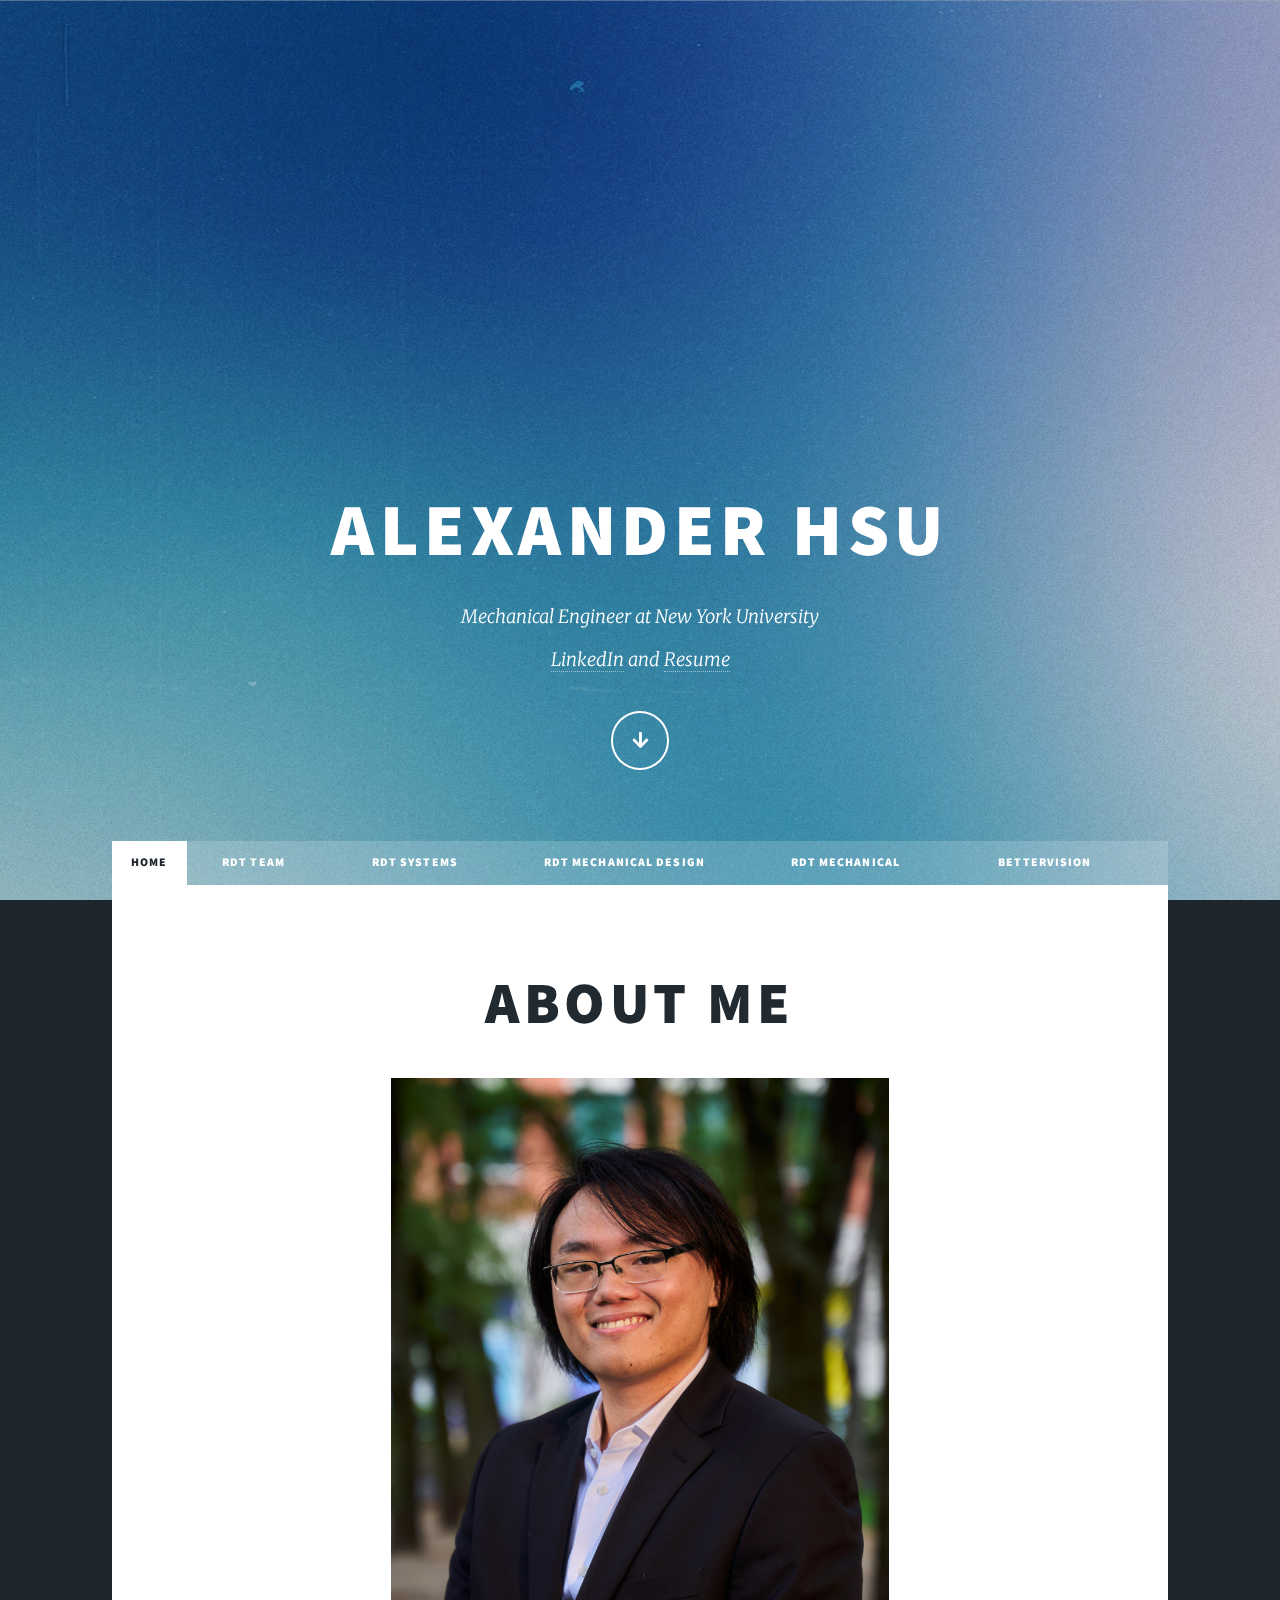
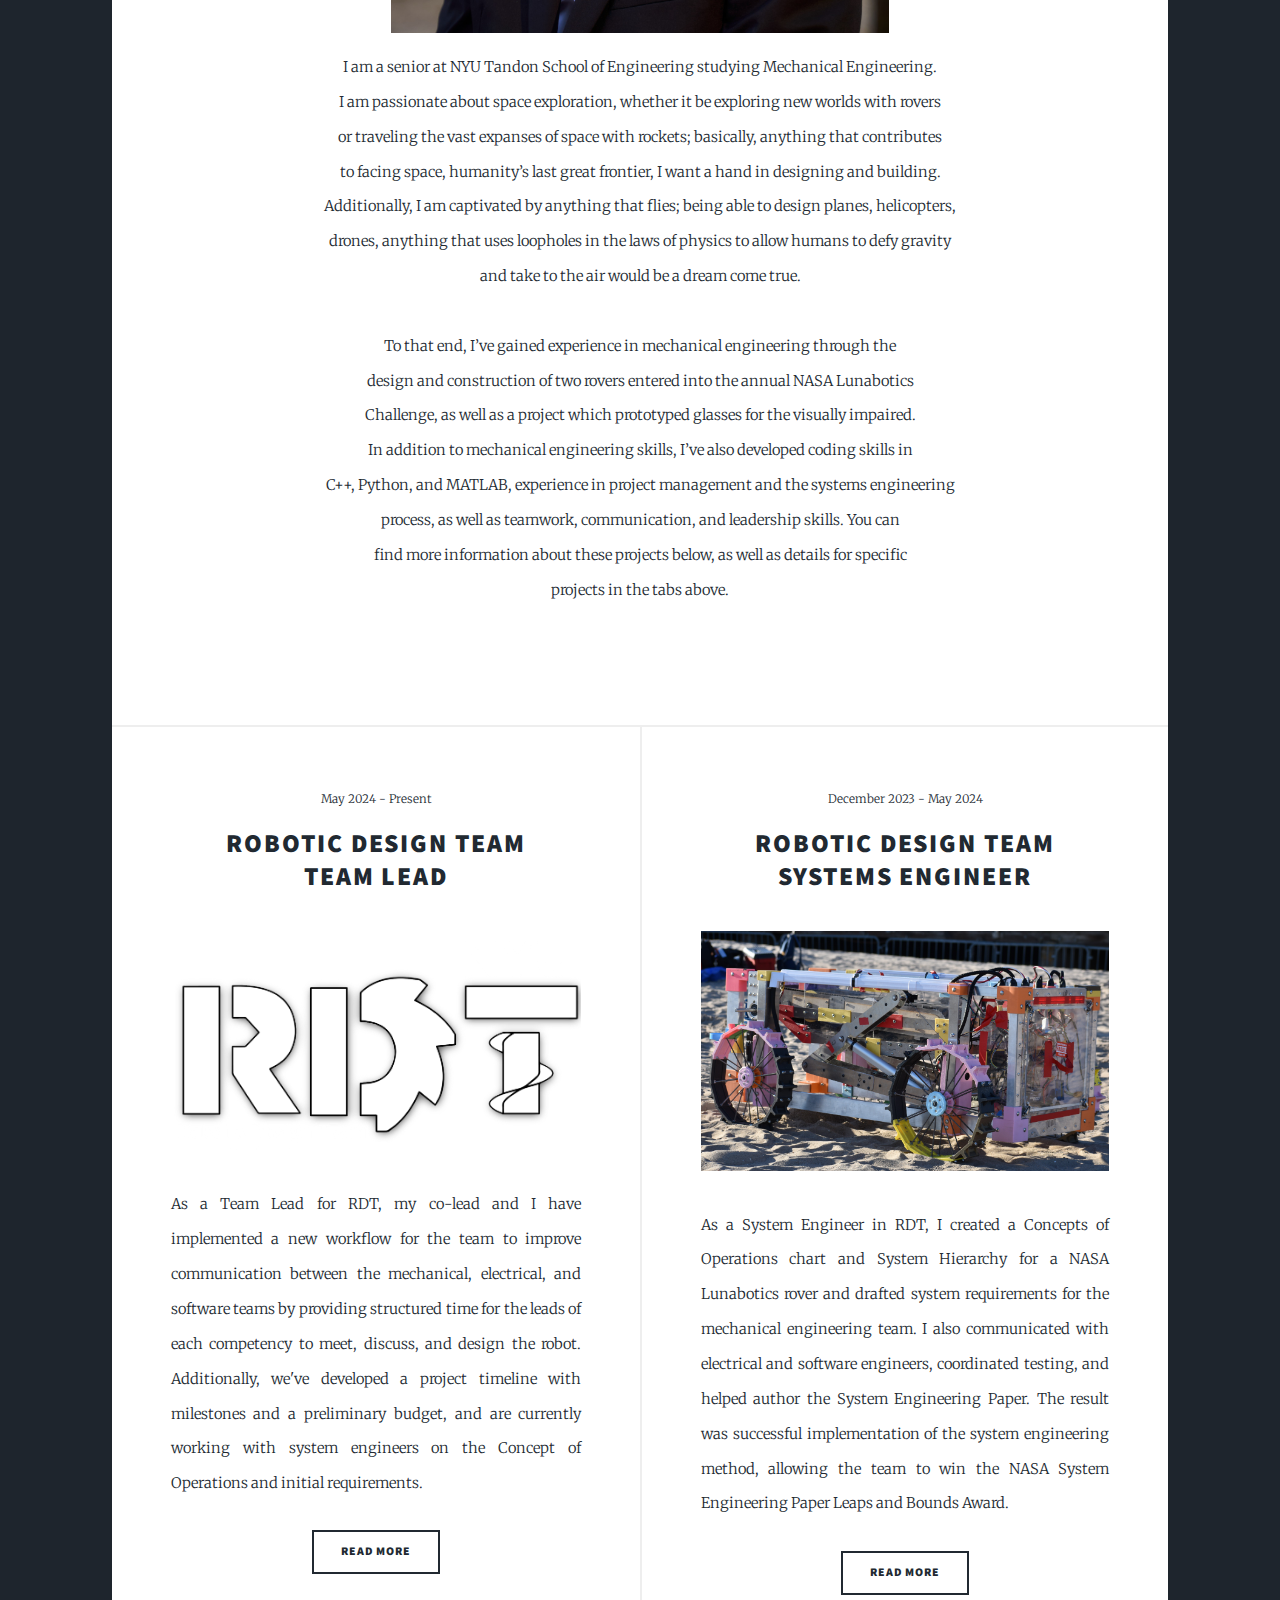
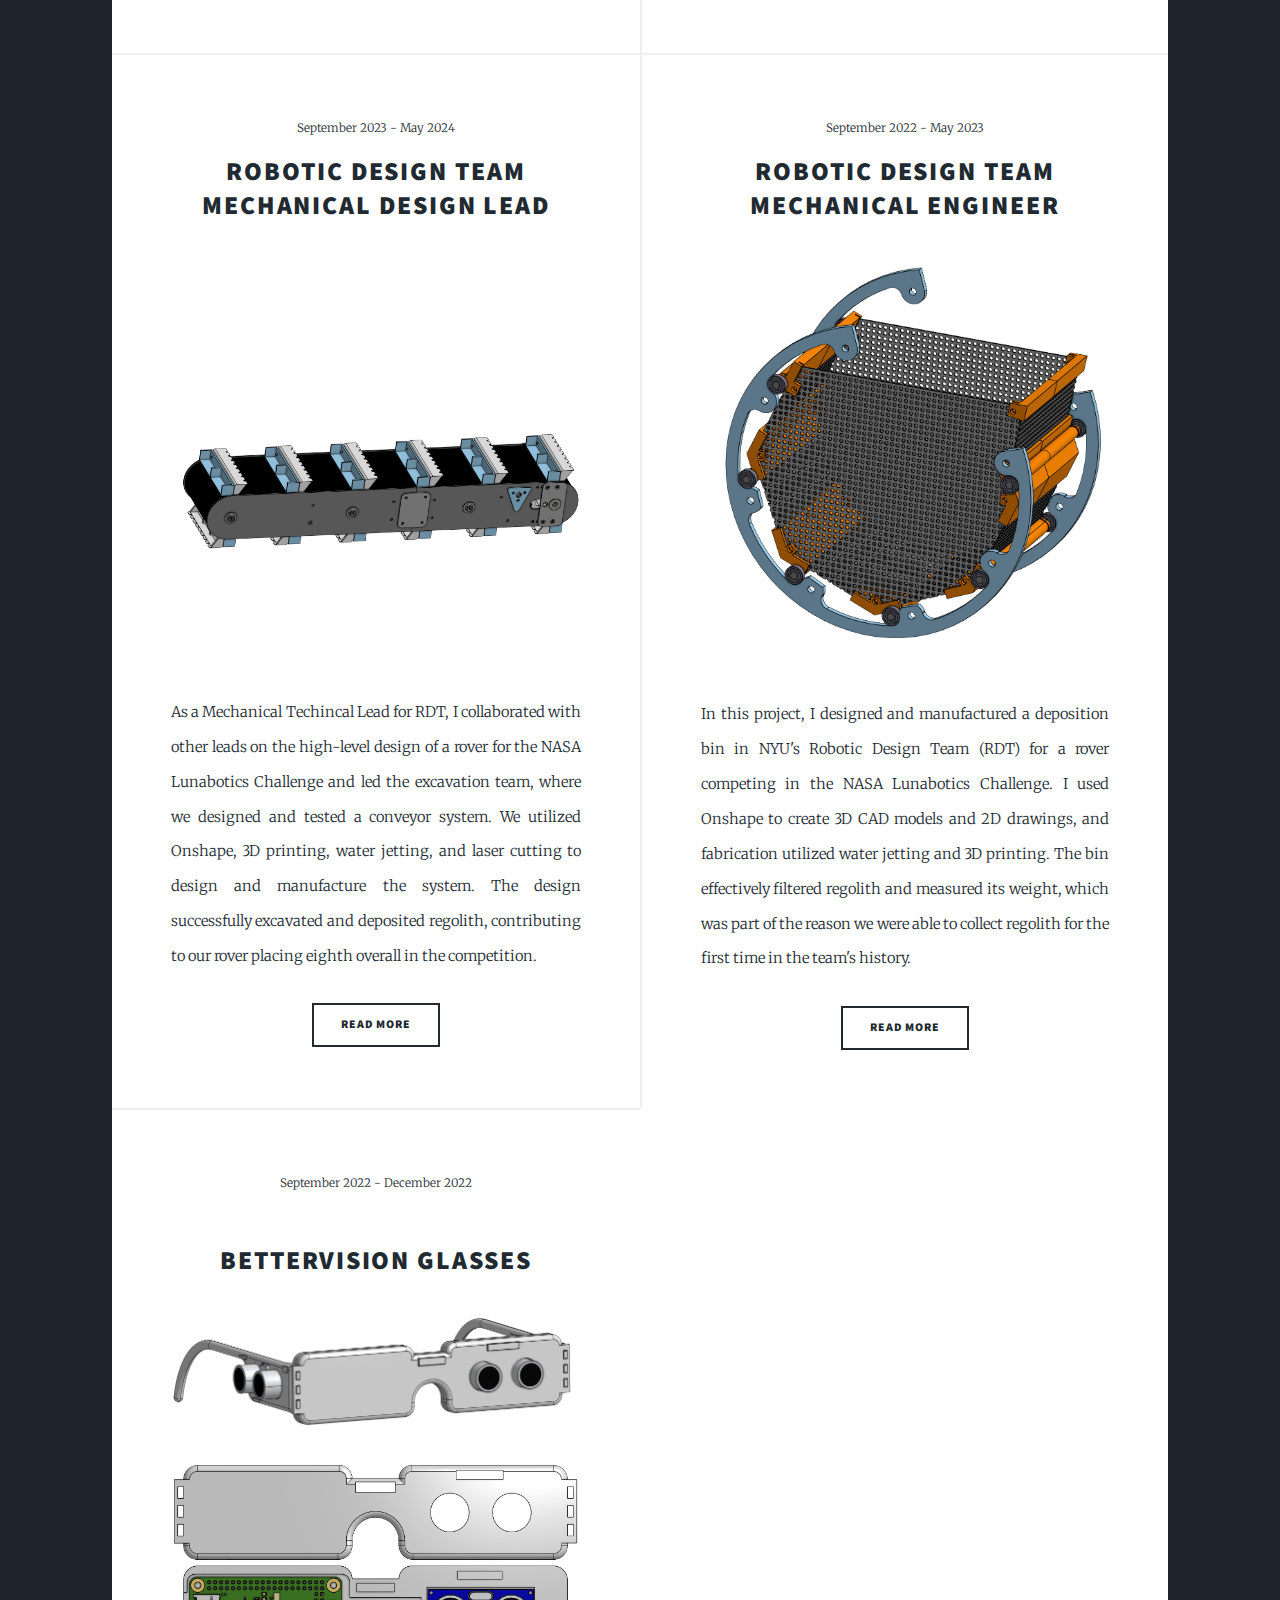
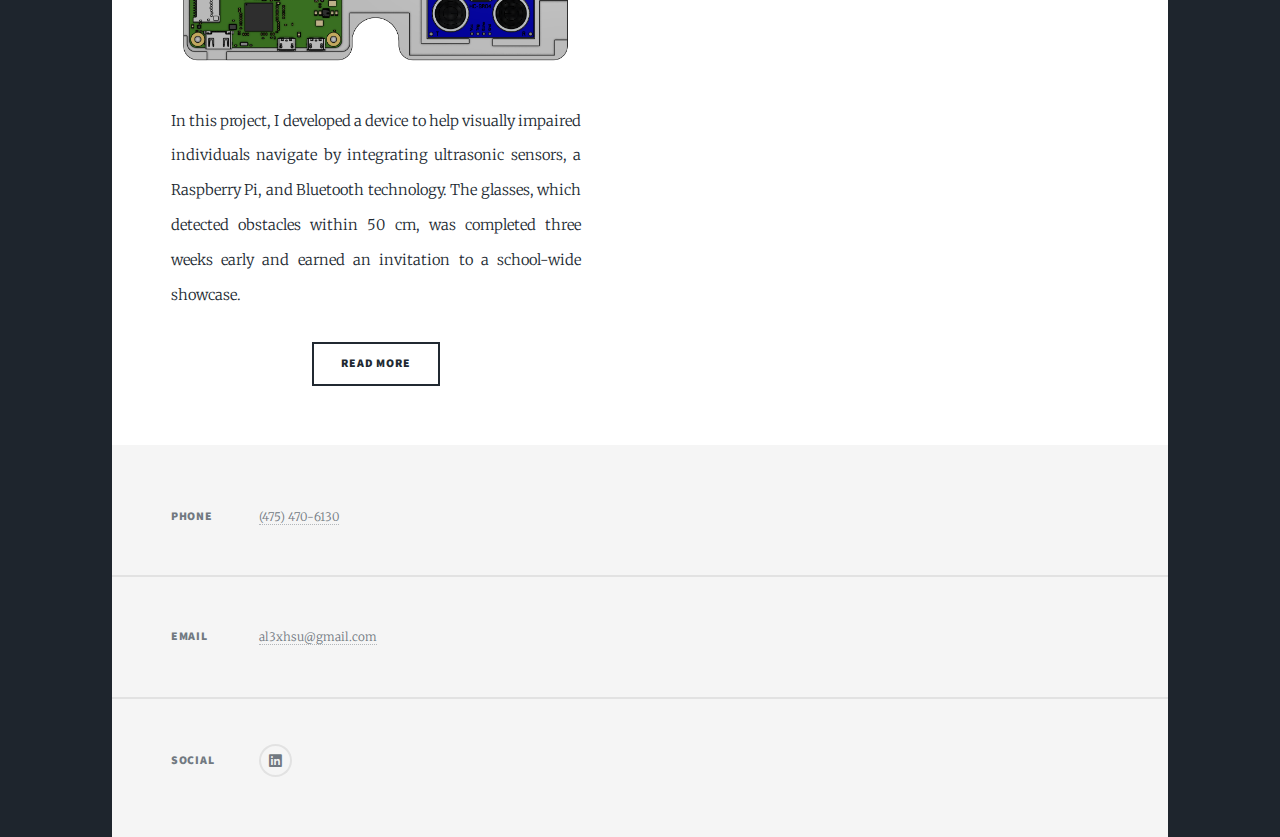
<file: index.html>
<!DOCTYPE HTML>
<!--
	Massively by HTML5 UP
	html5up.net | @ajlkn
	Free for personal and commercial use under the CCA 3.0 license (html5up.net/license)
-->
<html>
	<head>
		<title>Alexander Hsu Portfolio</title>
		<link rel="icon" type="image/x-icon" href="images/AH.png">
		<meta charset="utf-8" />
		<meta name="viewport" content="width=device-width, initial-scale=1, user-scalable=no" />
		<link rel="stylesheet" href="assets/css/main.css" />
		<noscript><link rel="stylesheet" href="assets/css/noscript.css" /></noscript>
	</head>
	<body class="is-preload">

		<!-- Wrapper -->
			<div id="wrapper" class="fade-in">

				<!-- Intro -->
					<div id="intro">
						<h1>Alexander Hsu</h1>
						<p>Mechanical Engineer at New York University<br />
						 <a href="https://www.linkedin.com/in/alexander-hsu-753061252/" target = "_blank">LinkedIn</a> and  
						 <a href="https://drive.google.com/file/d/1Kzq-QZsvORQyoRGFs8826pZuNG0lPdqu/view?usp=sharing" target = "_blank">Resume</a></p>
						<ul class="actions">
							<li><a href="#header" class="button icon solid solo fa-arrow-down scrolly">Continue</a></li>
						</ul>
					</div>

				
				<!-- Nav -->
				 
					<nav id="nav">
						<ul class="links">
							<li class="active"><a href="index.html">Home</a></li>
							<li><a href="rdt-team-lead.html">RDT Team Lead</a></li>
							<li><a href="rdt-se.html">RDT Systems Engineer</a></li>
							<li><a href="rdt-mechanical-design-lead.html">RDT Mechanical Design Lead</a></li>
							<li><a href="rdt-meche.html">RDT Mechanical Engineer</a></li>
							<li><a href="bettervision.html">BetterVision Glasses</a></li>
						</ul>
						
					</nav>

				<!-- Main -->
					<div id="main">

						<!-- Featured Post -->
							<article class="post featured">
								<header class="major">
									</span>
									<h2>About Me</h2>
									<div class="image center"><img src="images/Alexander_Hsu.jpg" alt="" /></div>
									I am a senior at NYU Tandon School of Engineering studying Mechanical Engineering.<br />
									I am passionate about space exploration, whether it be exploring new worlds with rovers <br />
									or traveling the vast expanses of space with rockets; basically, anything that contributes<br />
									to facing space, humanity’s last great frontier, I want a hand in designing and building. <br />
									Additionally, I am captivated by anything that flies; being able to design planes, helicopters,<br />
									drones, anything that uses loopholes in the laws of physics to allow humans to defy gravity<br />
									and take to the air would be a dream come true. <br />
									<br />
									To that end, I’ve gained experience in mechanical engineering through the<br />
									design and construction of two rovers entered into the annual NASA Lunabotics<br />
									Challenge, as well as a project which prototyped glasses for the visually impaired. <br />
									In addition to mechanical engineering skills, I’ve also developed coding skills in<br />
									C++, Python, and MATLAB, experience in project management and the systems engineering<br />
									process, as well as teamwork, communication, and leadership skills. You can<br />
									find more information about these projects below, as well as details for specific<br />
									projects in the tabs above.</p>
								</header>
								
							</article>

						<!-- Posts -->
							<section class="posts">
								<article>
									<header>
										<span class="date">May 2024 - Present</span>
										<h2><a href="rdt-team-lead.html">Robotic Design Team <br />Team Lead
										</a></h2>
									</header>
									<a href="rdt-team-lead.html" class="image fit"><img src="images/RDT Logo.png" alt="" /></a>
									<p>As a Team Lead for RDT, my co-lead and I have implemented a new workflow for the team to improve communication between the mechanical, electrical, and software teams by providing structured time for the leads of each competency to meet, discuss, and design the robot. Additionally, we've developed a project timeline with milestones and a preliminary budget, and are currently working with system engineers on the Concept of Operations and initial requirements.</p>
									<ul class="actions special">
										<li><a href="rdt-team-lead.html" class="button">Read More</a></li>
									</ul>
								</article>
								<article>
									<header>
										<span class="date">December 2023 - May 2024</span>
										<h2><a href="rdt-se.html">Robotic Design Team Systems Engineer<br />
										</a></h2>
									</header>
									<a href="rdt-se.html" class="image fit"><img src="images/titanphoto2.JPG" alt="" /></a>
									<p>
										As a System Engineer in RDT, I created a Concepts of Operations chart and System Hierarchy for a NASA Lunabotics rover and drafted system requirements for the mechanical engineering team. I also communicated with electrical and software engineers, coordinated testing, and helped author the System Engineering Paper. The result was successful implementation of the system engineering method, allowing the team to win the NASA System Engineering Paper Leaps and Bounds Award.</p>
									<ul class="actions special">
										<li><a href="rdt-se.html" class="button">Read More</a></li>
									</ul>
								</article>
								<article>
									<header>
										<span class="date">September 2023 - May 2024</span>
										<h2><a href="rdt-mechanical-design-lead.html">Robotic Design Team Mechanical Design Lead<br /><br /><br /><br /><br /><br />
										</a></h2>
									</header>
									<a href="rdt-mechanical-design-lead.html" class="image fit"><img src="images/conveyor.png" alt="" /></a>
									<p><br /><br /><br />As a Mechanical Techincal Lead for RDT, I collaborated with other leads on the high-level design of a rover for the NASA Lunabotics Challenge and led the excavation team, where we designed and tested a conveyor system. We utilized Onshape, 3D printing, water jetting, and laser cutting to design and manufacture the system. The design successfully excavated and deposited regolith, contributing to our rover placing eighth overall in the competition.</p>
									<ul class="actions special">
										<li><a href="rdt-mechanical-design-lead.html" class="button">Read More</a></li>
									</ul>
								</article>
								<article>
									<header>
										<span class="date">September 2022 - May 2023</span>
										<h2><a href="rdt-meche.html">Robotic Design Team Mechanical Engineer
										</a></h2>
									</header>
									<a href="rdt-meche.html" class="image fit"><img src="images/mechetitle.png" alt="" /></a>
									<p>In this project, I designed and manufactured a deposition bin in NYU's Robotic Design Team (RDT) for a rover competing in the NASA Lunabotics Challenge. I used Onshape to create 3D CAD models and 2D drawings, and fabrication utilized water jetting and 3D printing. The bin effectively filtered regolith and measured its weight, which was part of the reason we were able to collect regolith for the first time in the team's history.</p>
									<ul class="actions special">
										<li><a href="rdt-meche.html" class="button">Read More</a></li>
									</ul>
								</article>
								<article>
									<header>
										<span class="date">September 2022 - December 2022</span>
										<h2><a href="bettervision.html"><br />BetterVision Glasses<br />
										</a></h2>
									</header>
									<a href="bettervision.html" class="image fit"><img src="images/bettervision title.png" alt="" /></a>
									<a href="bettervision.html" class="image fit"><img src="images/bvfront.png" alt="" /></a>
									<p>In this project, I developed a device to help visually impaired individuals navigate by integrating ultrasonic sensors, a Raspberry Pi, and Bluetooth technology. The glasses, which detected obstacles within 50 cm, was completed three weeks early and earned an invitation to a school-wide showcase.</p>
									<ul class="actions special">
										<li><a href="bettervision.html" class="button">Read More</a></li>
									</ul>
								</article>
								
					</div>

				<!-- Footer -->
					<footer id="footer">
						</section>
						<section class="split contact">
							<section>
								<h3>Phone</h3>
								<p><a href="#">(475) 470-6130</a></p>
							</section>
							<section>
								<h3>Email</h3>
								<p><a href="#">al3xhsu@gmail.com</a></p>
							</section>
							<section>
								<h3>Social</h3>
								<ul class="icons alt"><li><a href="https://www.linkedin.com/in/alexander-hsu-753061252/" class="icon brands alt fa-linkedin"><span class="label">LinkedIn</span></a></li>
								</ul>
							</section>
						</section>
					</footer>

					</div>

			</div>

		<!-- Scripts -->
			<script src="assets/js/jquery.min.js"></script>
			<script src="assets/js/jquery.scrollex.min.js"></script>
			<script src="assets/js/jquery.scrolly.min.js"></script>
			<script src="assets/js/browser.min.js"></script>
			<script src="assets/js/breakpoints.min.js"></script>
			<script src="assets/js/util.js"></script>
			<script src="assets/js/main.js"></script>

	</body>
</html>
</file>
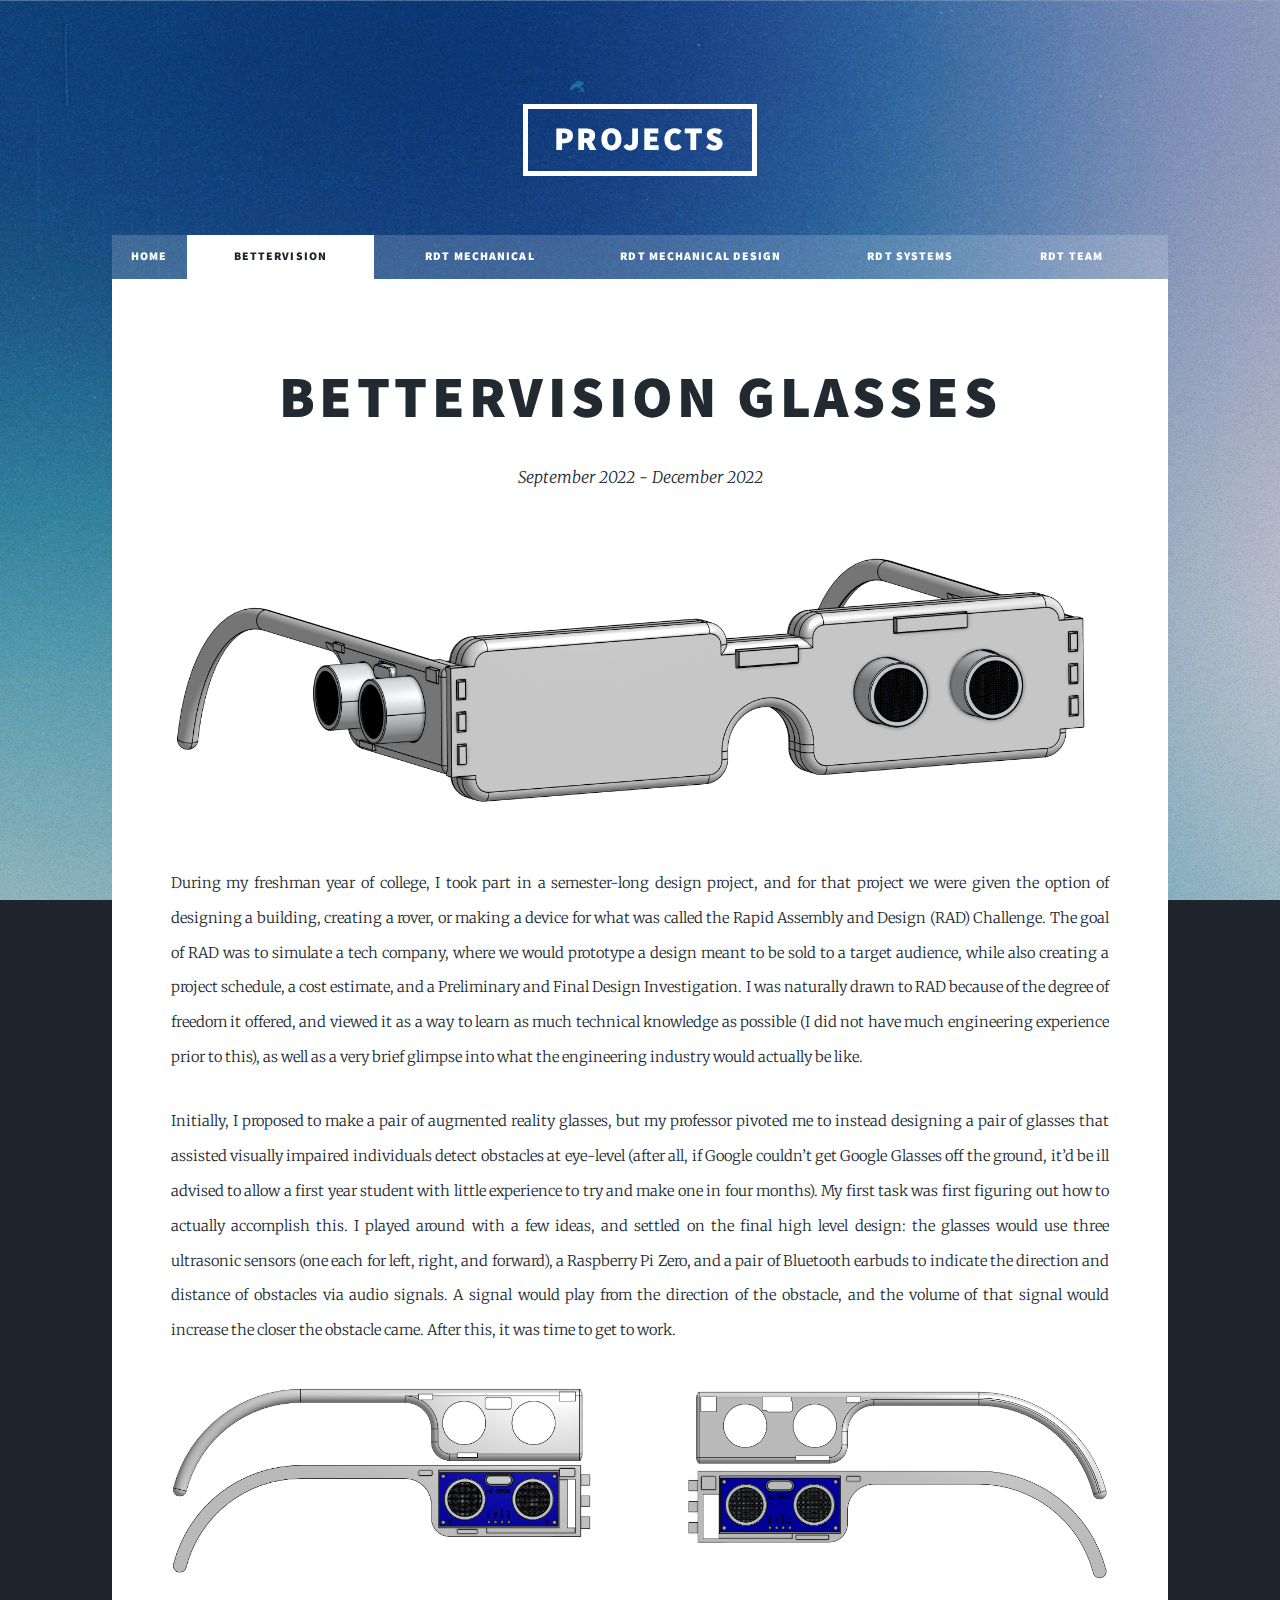
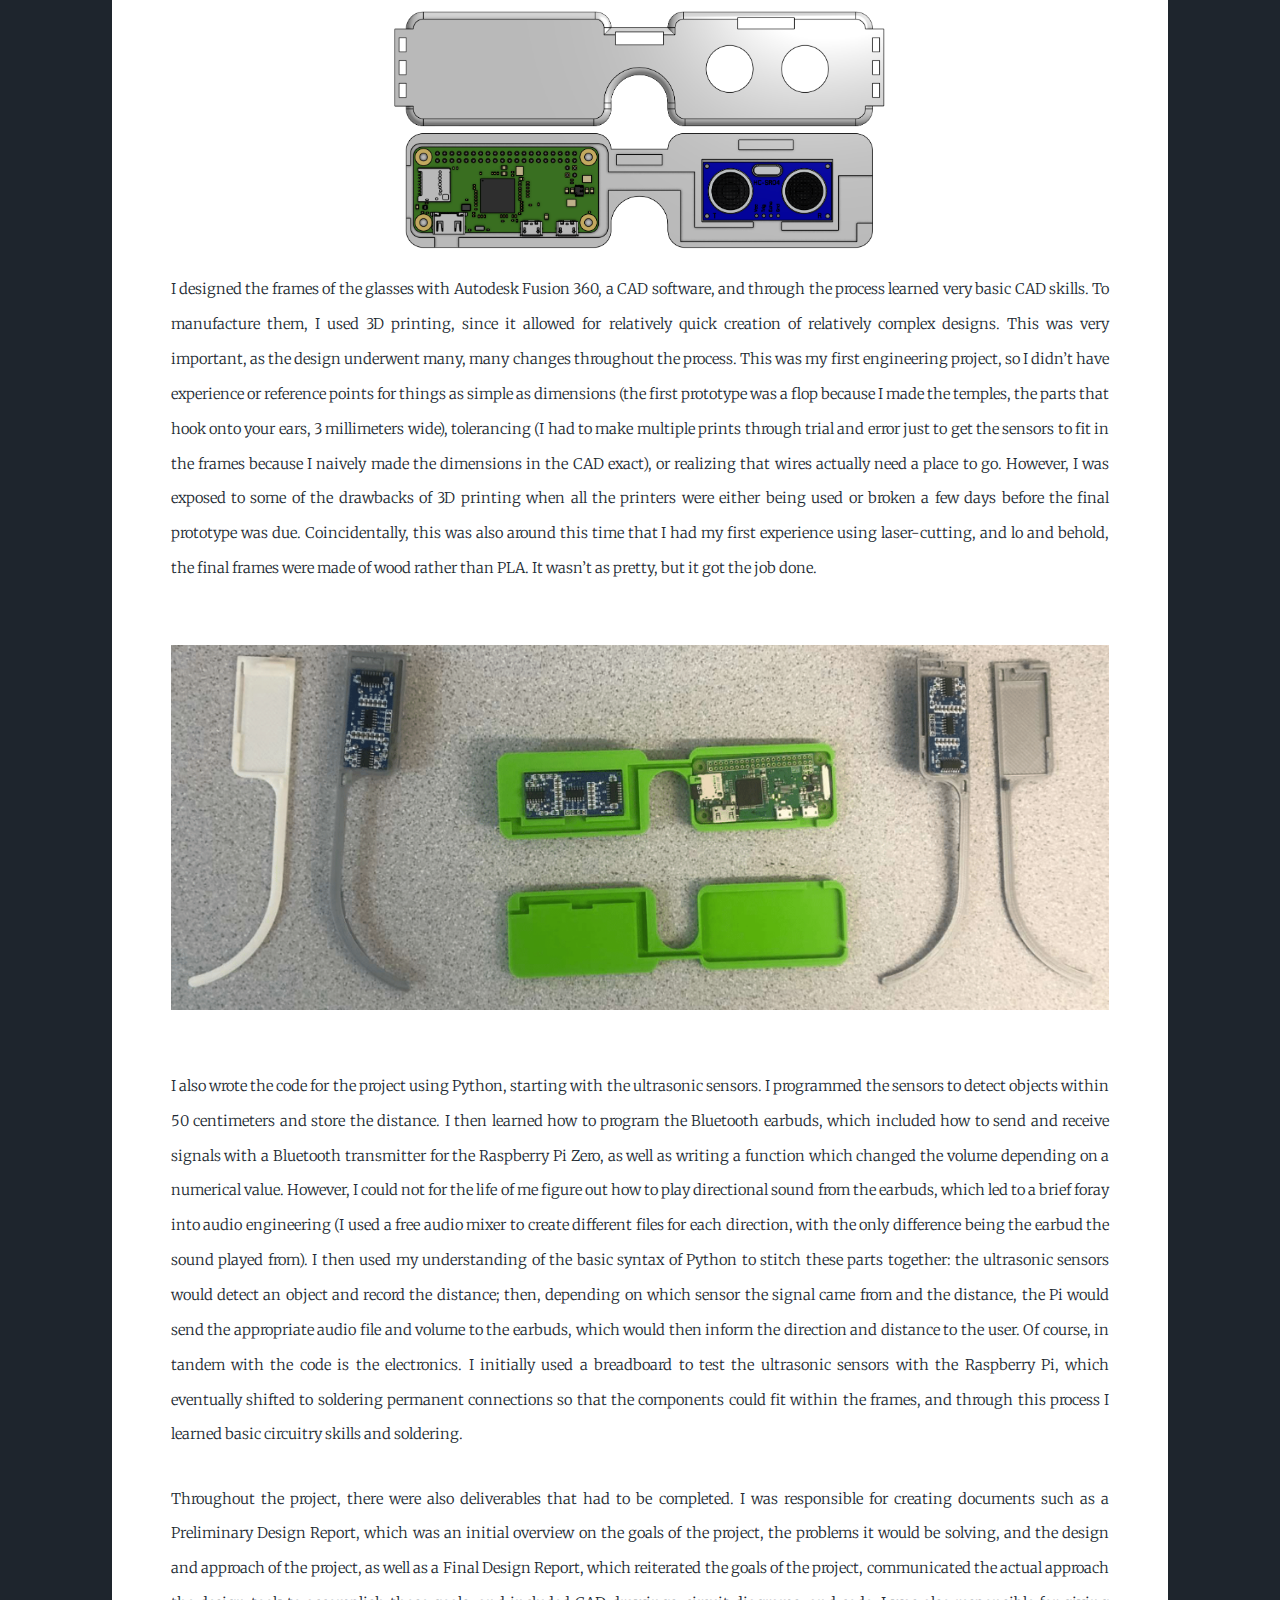
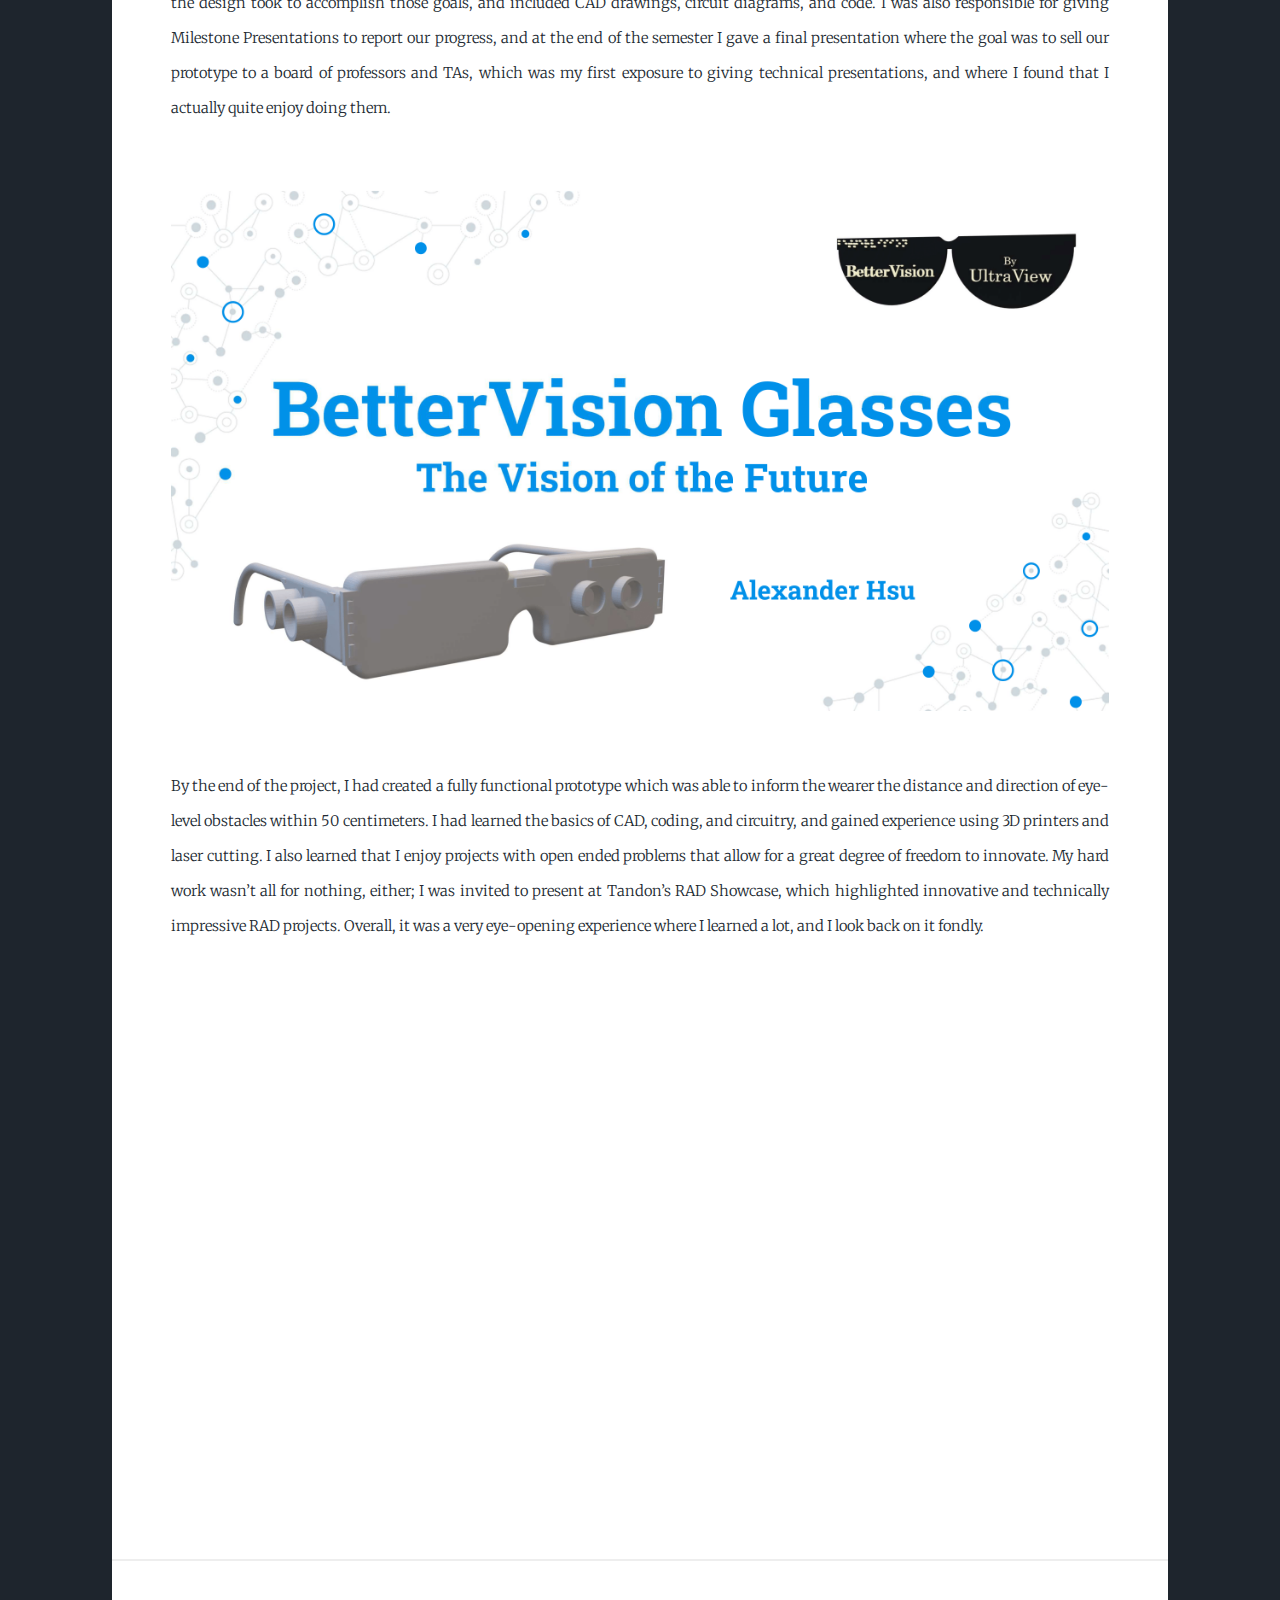
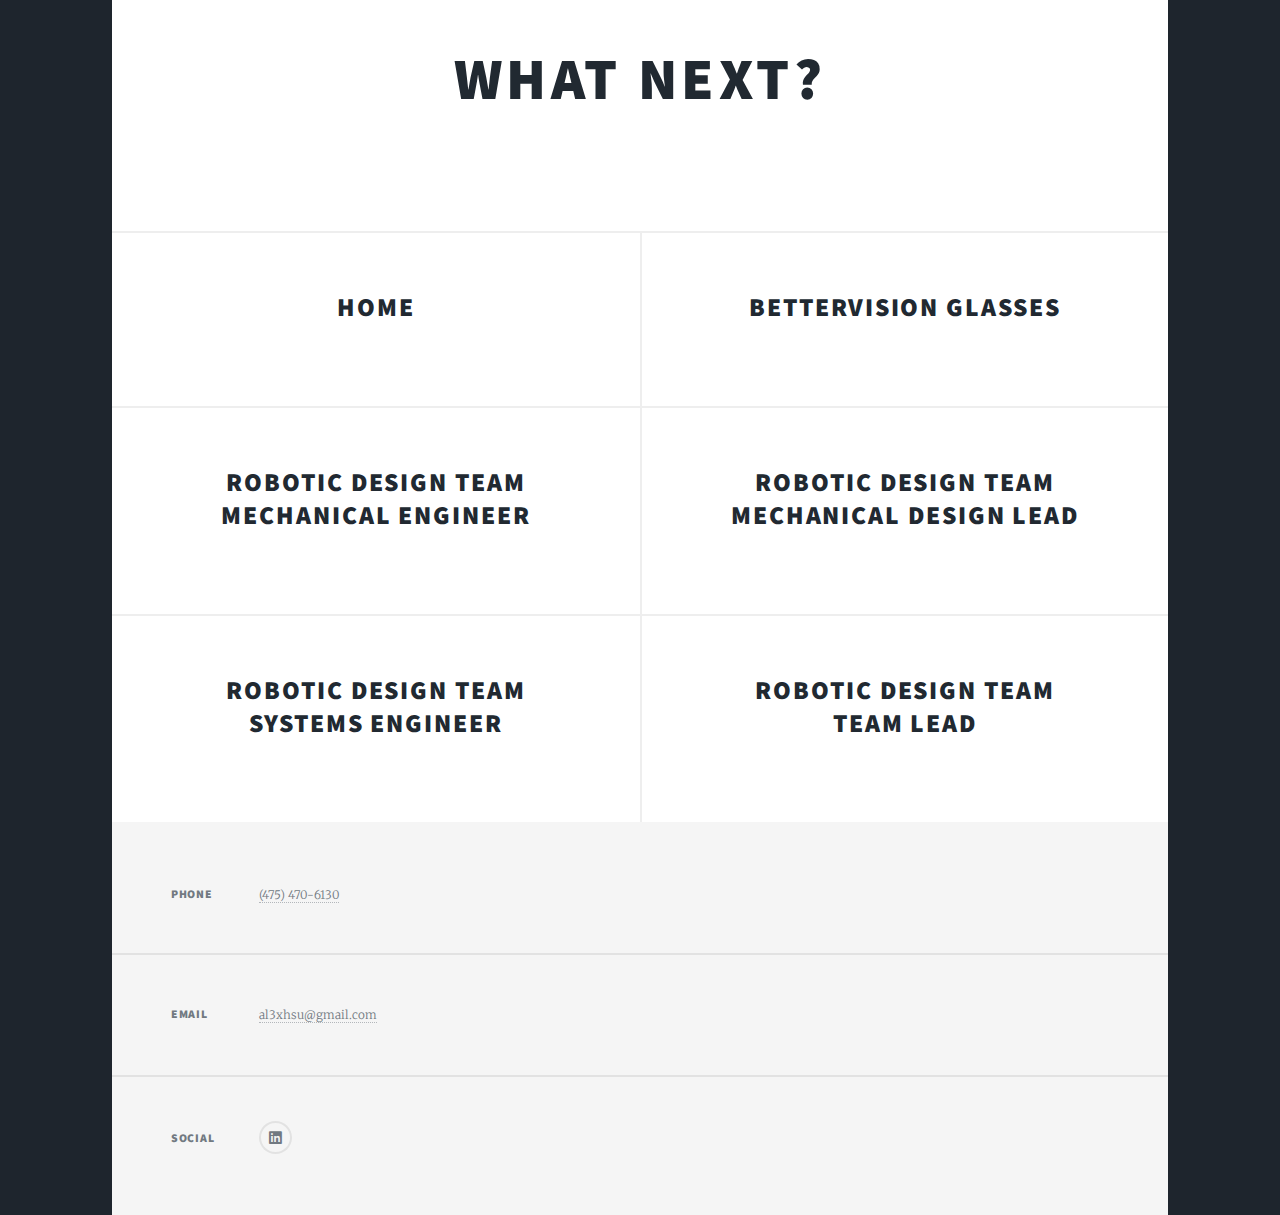
<file: bettervision.html>
<!DOCTYPE HTML>
<!--
	Massively by HTML5 UP
	html5up.net | @ajlkn
	Free for personal and commercial use under the CCA 3.0 license (html5up.net/license)
-->
<html>
	<head>
		<title>BetterVision Glasses</title>
		<link rel="icon" type="image/x-icon" href="images/AH.png">
		<meta charset="utf-8" />
		<meta name="viewport" content="width=device-width, initial-scale=1, user-scalable=no" />
		<link rel="stylesheet" href="assets/css/main.css" />
		<noscript><link rel="stylesheet" href="assets/css/noscript.css" /></noscript>
	</head>
	<body class="is-preload">

		<!-- Wrapper -->
			<div id="wrapper">

				<!-- Header -->
					<header id="header">
						<a href="index.html" class="logo">Projects</a>
					</header>

				<!-- Nav -->
                    <nav id="nav">
                        <ul class="links">
                            <li><a href="index.html">Home</a></li>
							<li class="active"><a href="bettervision.html">BetterVision Glasses</a></li>
							<li><a href="rdt-meche.html">RDT Mechanical Engineer</a></li>
							<li><a href="rdt-mechanical-design-lead.html">RDT Mechanical Design Lead</a></li>
							<li><a href="rdt-se.html">RDT Systems Engineer</a></li>
							<li><a href="rdt-team-lead.html">RDT Team Lead</a></li>
                        </ul>
                    </nav>

				<!-- Main -->
					<div id="main">

						<!-- Post -->
							<section class="post">
								<header class="major">
									<h1>BetterVision Glasses</h1>
									<p>September 2022 - December 2022</p>
								</header>
								<div class="image main"><img src="images/bettervision title.png" alt="" /></div>
								<p>During my freshman year of college, I took part in a semester-long design project, and for that project we were given the option of designing a building, creating a rover, or making a device for what was called the Rapid Assembly and Design (RAD) Challenge. The goal of RAD was to simulate a tech company, where we would prototype a design meant to be sold to a target audience, while also creating a project schedule, a cost estimate, and a Preliminary and Final Design Investigation. I was naturally drawn to RAD because of the degree of freedom it offered, and viewed it as a way to learn as much technical knowledge as possible (I did not have much engineering experience prior to this), as well as a very brief glimpse into what the engineering industry would actually be like.</p>
								<p>Initially, I proposed to make a pair of augmented reality glasses, but my professor pivoted me to instead designing a pair of glasses that assisted visually impaired individuals detect obstacles at eye-level (after all, if Google couldn’t get Google Glasses off the ground, it’d be ill advised to allow a first year student with little experience to try and make one in four months). My first task was first figuring out how to actually accomplish this. I played around with a few ideas, and settled on the final high level design: the glasses would use three ultrasonic sensors (one each for left, right, and forward), a Raspberry Pi Zero, and a pair of Bluetooth earbuds to indicate the direction and distance of obstacles via audio signals. A signal would play from the direction of the obstacle, and the volume of that signal would increase the closer the obstacle came. After this, it was time to get to work. </p>
								<div class="image left"><img src="images/bvright.png" alt="" /></div><div class="image right"><img src="images/bvleft.png" alt="" /></div>
								<div class="image center"><img src="images/bvfront.png" alt="" /></div>
								<p>I designed the frames of the glasses with Autodesk Fusion 360, a CAD software, and through the process learned very basic CAD skills. To manufacture them, I used 3D printing, since it allowed for relatively quick creation of relatively complex designs. This was very important, as the design underwent many, many changes throughout the process. This was my first engineering project, so I didn’t have experience or reference points for things as simple as dimensions (the first prototype was a flop because I made the temples, the parts that hook onto your ears, 3 millimeters wide), tolerancing (I had to make multiple prints through trial and error just to get the sensors to fit in the frames because I naively made the dimensions in the CAD exact), or realizing that wires actually need a place to go. However, I was exposed to some of the drawbacks of 3D printing when all the printers were either being used or broken a few days before the final prototype was due. Coincidentally, this was also around this time that I had my first experience using laser-cutting, and lo and behold, the final frames were made of wood rather than PLA. It wasn’t as pretty, but it got the job done.</p>
								<div class="image main"><img src="images/physicalframes.png" alt="" /></div>
								<p>I also wrote the code for the project using Python, starting with the ultrasonic sensors. I programmed the sensors to detect objects within 50 centimeters and store the distance. I then learned how to program the Bluetooth earbuds, which included how to send and receive signals with a Bluetooth transmitter for the Raspberry Pi Zero, as well as writing a function which changed the volume depending on a numerical value. However, I could not for the life of me figure out how to play directional sound from the earbuds, which led to a brief foray into audio engineering (I used a free audio mixer to create different files for each direction, with the only difference being the earbud the sound played from). I then used my understanding of the basic syntax of Python to stitch these parts together: the ultrasonic sensors would detect an object and record the distance; then, depending on which sensor the signal came from and the distance, the Pi would send the appropriate audio file and volume to the earbuds, which would then inform the direction and distance to the user. Of course, in tandem with the code is the electronics. I initially used a breadboard to test the ultrasonic sensors with the Raspberry Pi, which eventually shifted to soldering permanent connections so that the components could fit within the frames, and through this process I learned basic circuitry skills and soldering.</p>
								<p>Throughout the project, there were also deliverables that had to be completed. I was responsible for creating documents such as a Preliminary Design Report, which was an initial overview on the goals of the project, the problems it would be solving, and the design and approach of the project, as well as a Final Design Report, which reiterated the goals of the project, communicated the actual approach the design took to accomplish those goals, and included CAD drawings, circuit diagrams, and code. I was also responsible for giving Milestone Presentations to report our progress, and at the end of the semester I gave a final presentation where the goal was to sell our prototype to a board of professors and TAs, which was my first exposure to giving technical presentations, and where I found that I actually quite enjoy doing them.</p>
								<div class="image main"><img src="images/bvpres.png" alt="" /></div>
								<p>By the end of the project, I had created a fully functional prototype which was able to inform the wearer the distance and direction of eye-level obstacles within 50 centimeters. I had learned the basics of CAD, coding, and circuitry, and gained experience using 3D printers and laser cutting. I also learned that I enjoy projects with open ended problems that allow for a great degree of freedom to innovate. My hard work wasn’t all for nothing, either; I was invited to present at Tandon’s RAD Showcase, which highlighted innovative and technically impressive RAD projects. Overall, it was a very eye-opening experience where I learned a lot, and I look back on it fondly.</p>
								<div style="padding-bottom:56.25%; position:relative; display:block; width: 100%">
									<iframe width="100%" height="100%"
										src="https://www.youtube.com/embed/MuAS_kwCb08?si=6U8Wzx_LfK9-hQet" title="YouTube video player"
										frameborder="0" style="position:absolute; top:0; left: 0">
										
										</iframe>
								</div>
							</section>
						<article class="post featured">
								<header class="major">
									</span>
									<h2>What Next?</h2>
								</header>
								
							</article>
							<section class="posts">
								<article>
									<header>
										<h2><a href="index.html">Home
										</a></h2>
									</header>
									</article>
								<article>
									<header>
										<h2><a href="bettervision.html">BetterVision Glasses
										</a></h2>
									</header>
									</article>
								<article>
									<header>
										<h2><a href="rdt-meche.html">Robotic Design Team Mechanical Engineer
										</a></h2>
									</header>
								</article>
								<article>
									<header>
										<h2><a href="rdt-mechanical-design-lead.html">Robotic Design Team Mechanical Design Lead
										</a></h2>
									</header>
								</article>
								<article>
									<header>
										<h2><a href="rdt-se.html">Robotic Design Team Systems Engineer
										</a></h2>
									</header>
									</article>
								<article>
									<header>
										<h2><a href="rdt-team-lead.html">Robotic Design Team <br />Team Lead
										</a></h2>
									</header>
								</article>
								

					</div>

				<!-- Footer -->
					<footer id="footer">
						</section>
						<section class="split contact">
							<section>
								<h3>Phone</h3>
								<p><a href="#">(475) 470-6130</a></p>
							</section>
							<section>
								<h3>Email</h3>
								<p><a href="#">al3xhsu@gmail.com</a></p>
							</section>
							<section>
								<h3>Social</h3>
								<ul class="icons alt"><li><a href="https://www.linkedin.com/in/alexander-hsu-753061252/" class="icon brands alt fa-linkedin"><span class="label">LinkedIn</span></a></li>
								</ul>
							</section>
						</section>
					</footer>

					</div>

			</div>

		<!-- Scripts -->
			<script src="assets/js/jquery.min.js"></script>
			<script src="assets/js/jquery.scrollex.min.js"></script>
			<script src="assets/js/jquery.scrolly.min.js"></script>
			<script src="assets/js/browser.min.js"></script>
			<script src="assets/js/breakpoints.min.js"></script>
			<script src="assets/js/util.js"></script>
			<script src="assets/js/main.js"></script>

	</body>
</html>
</file>
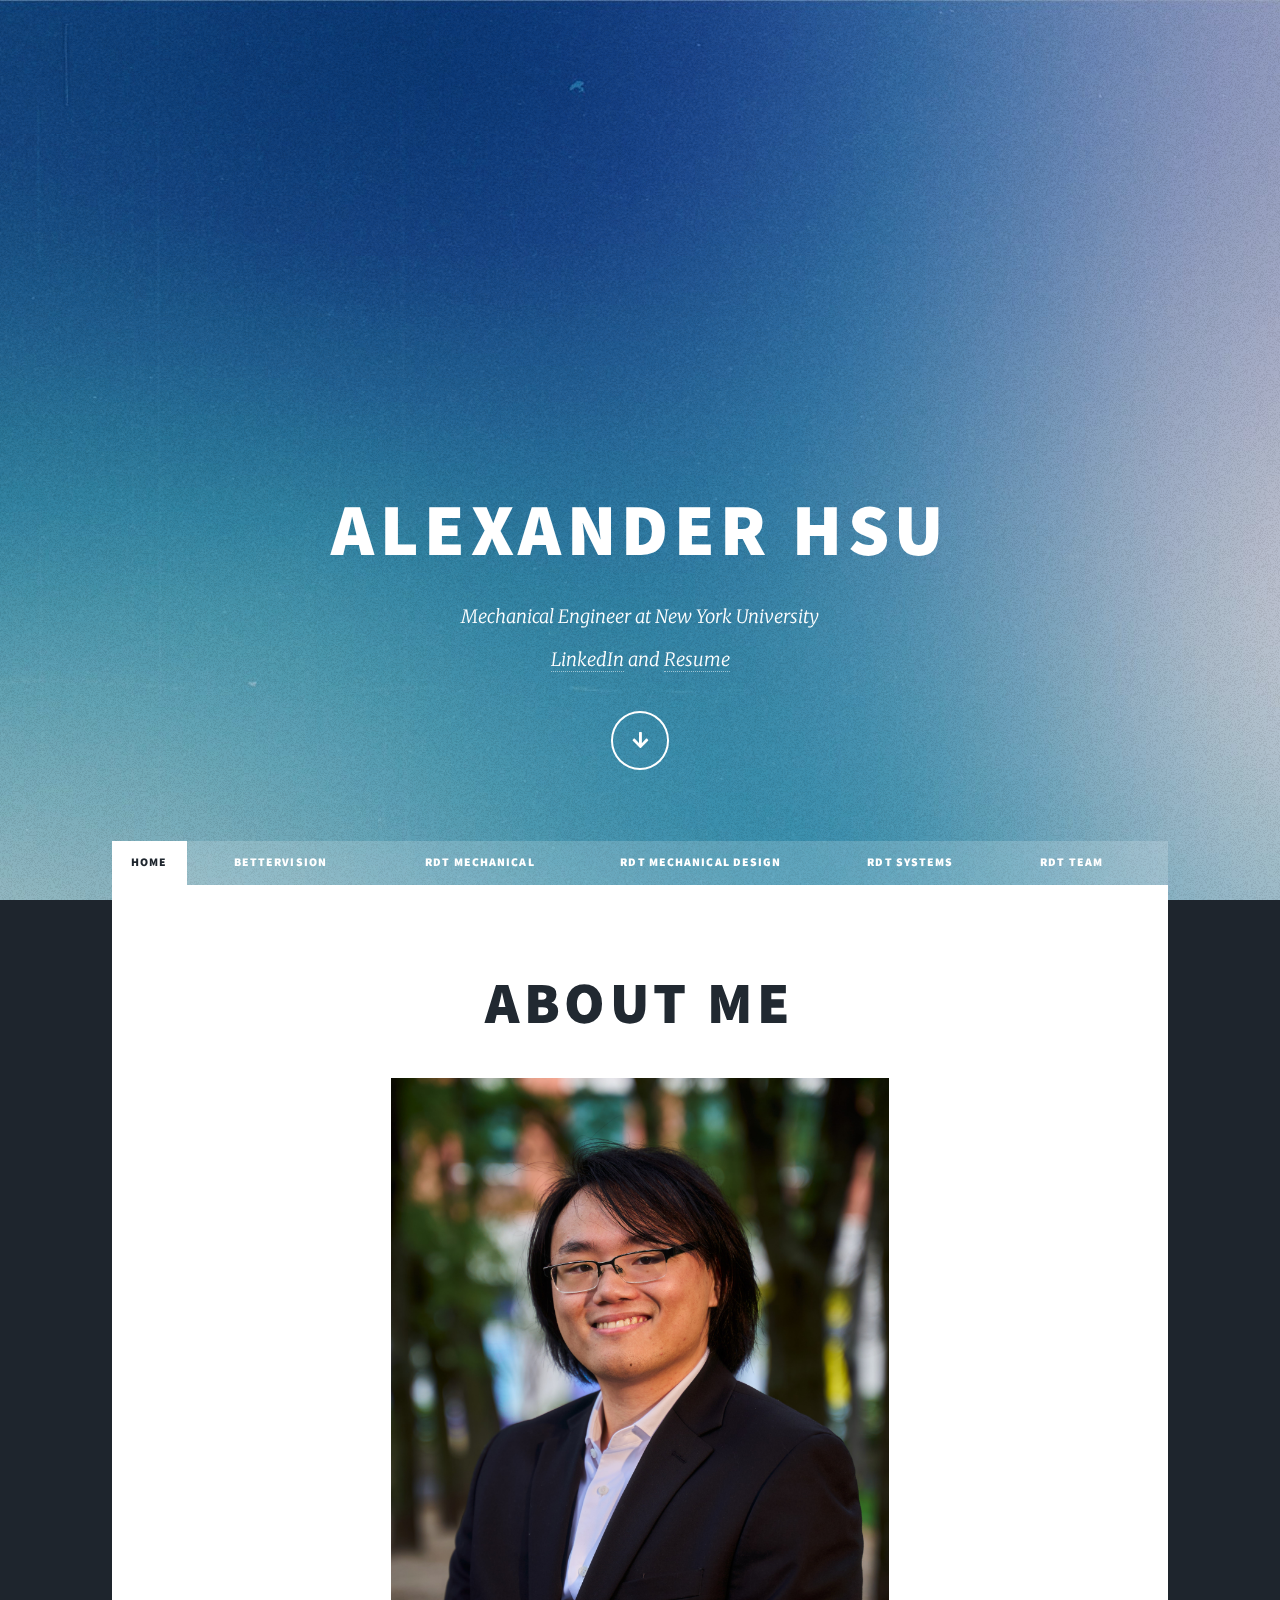
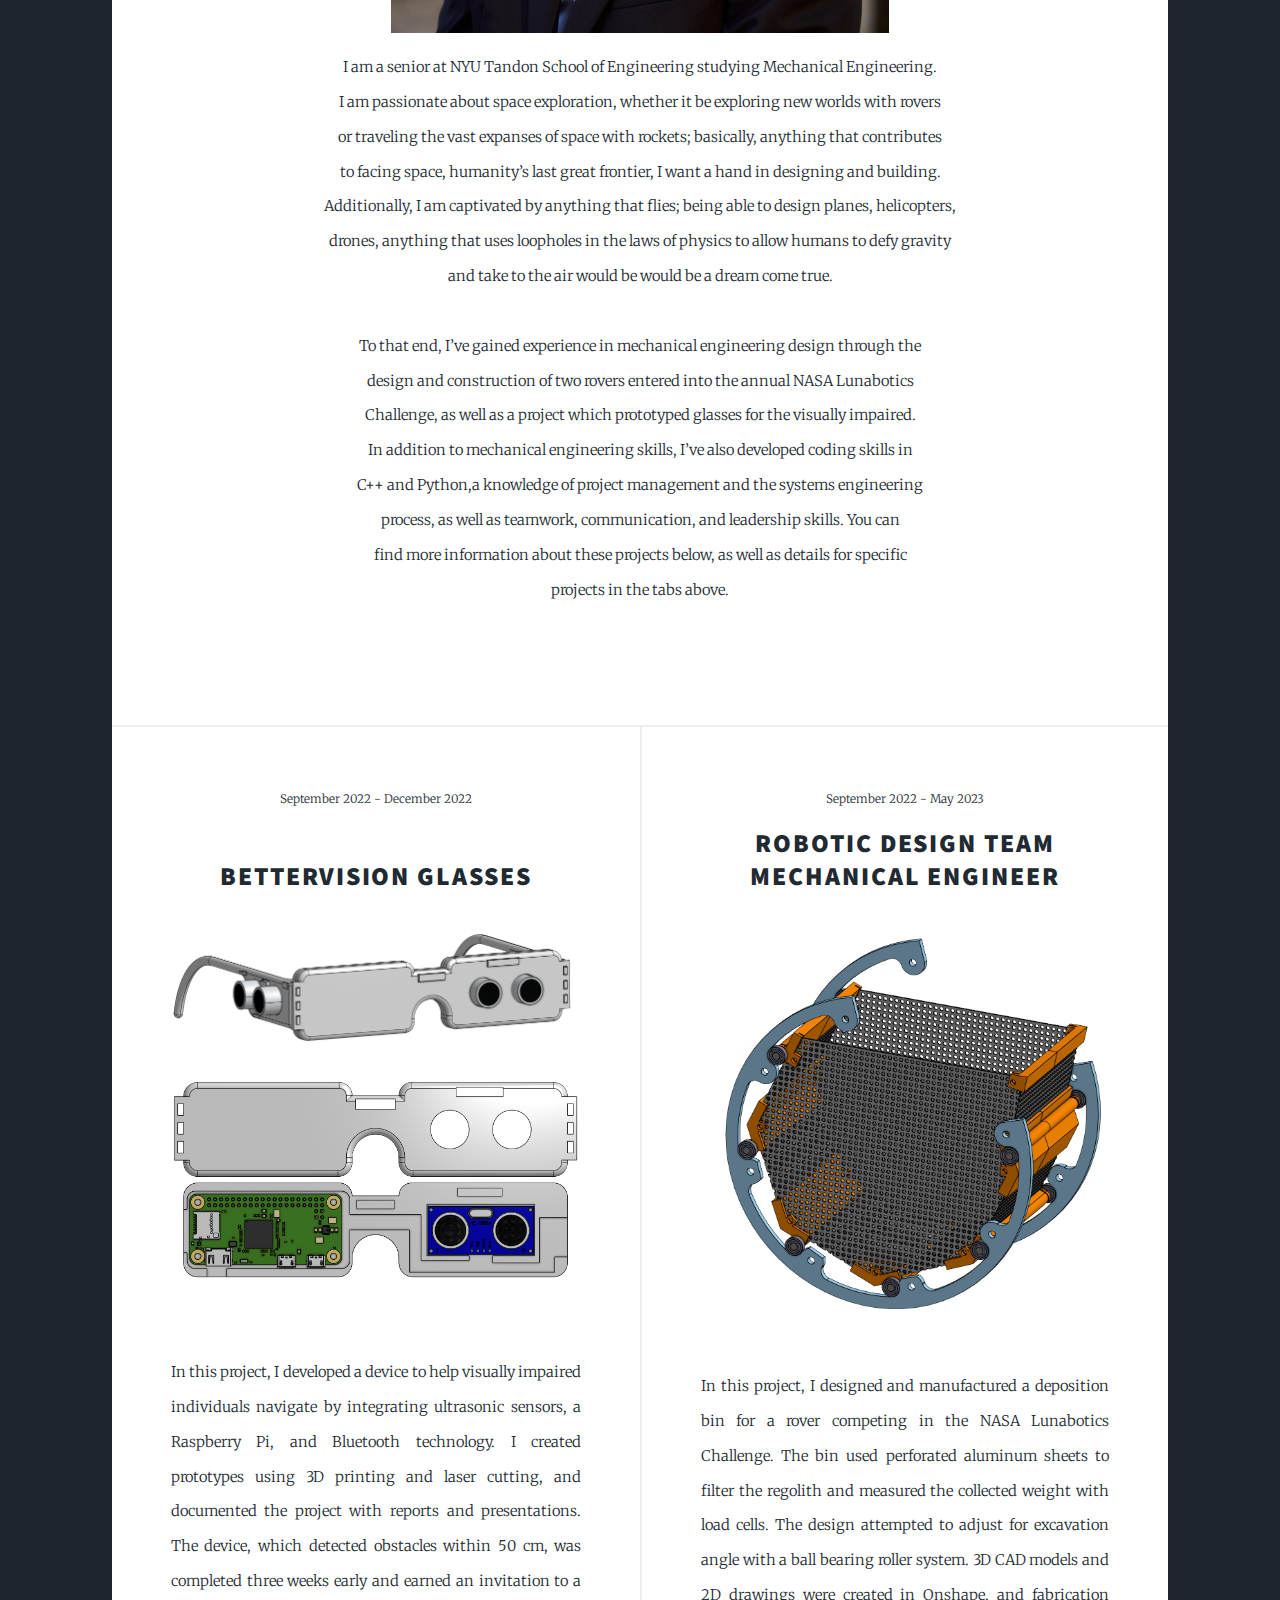
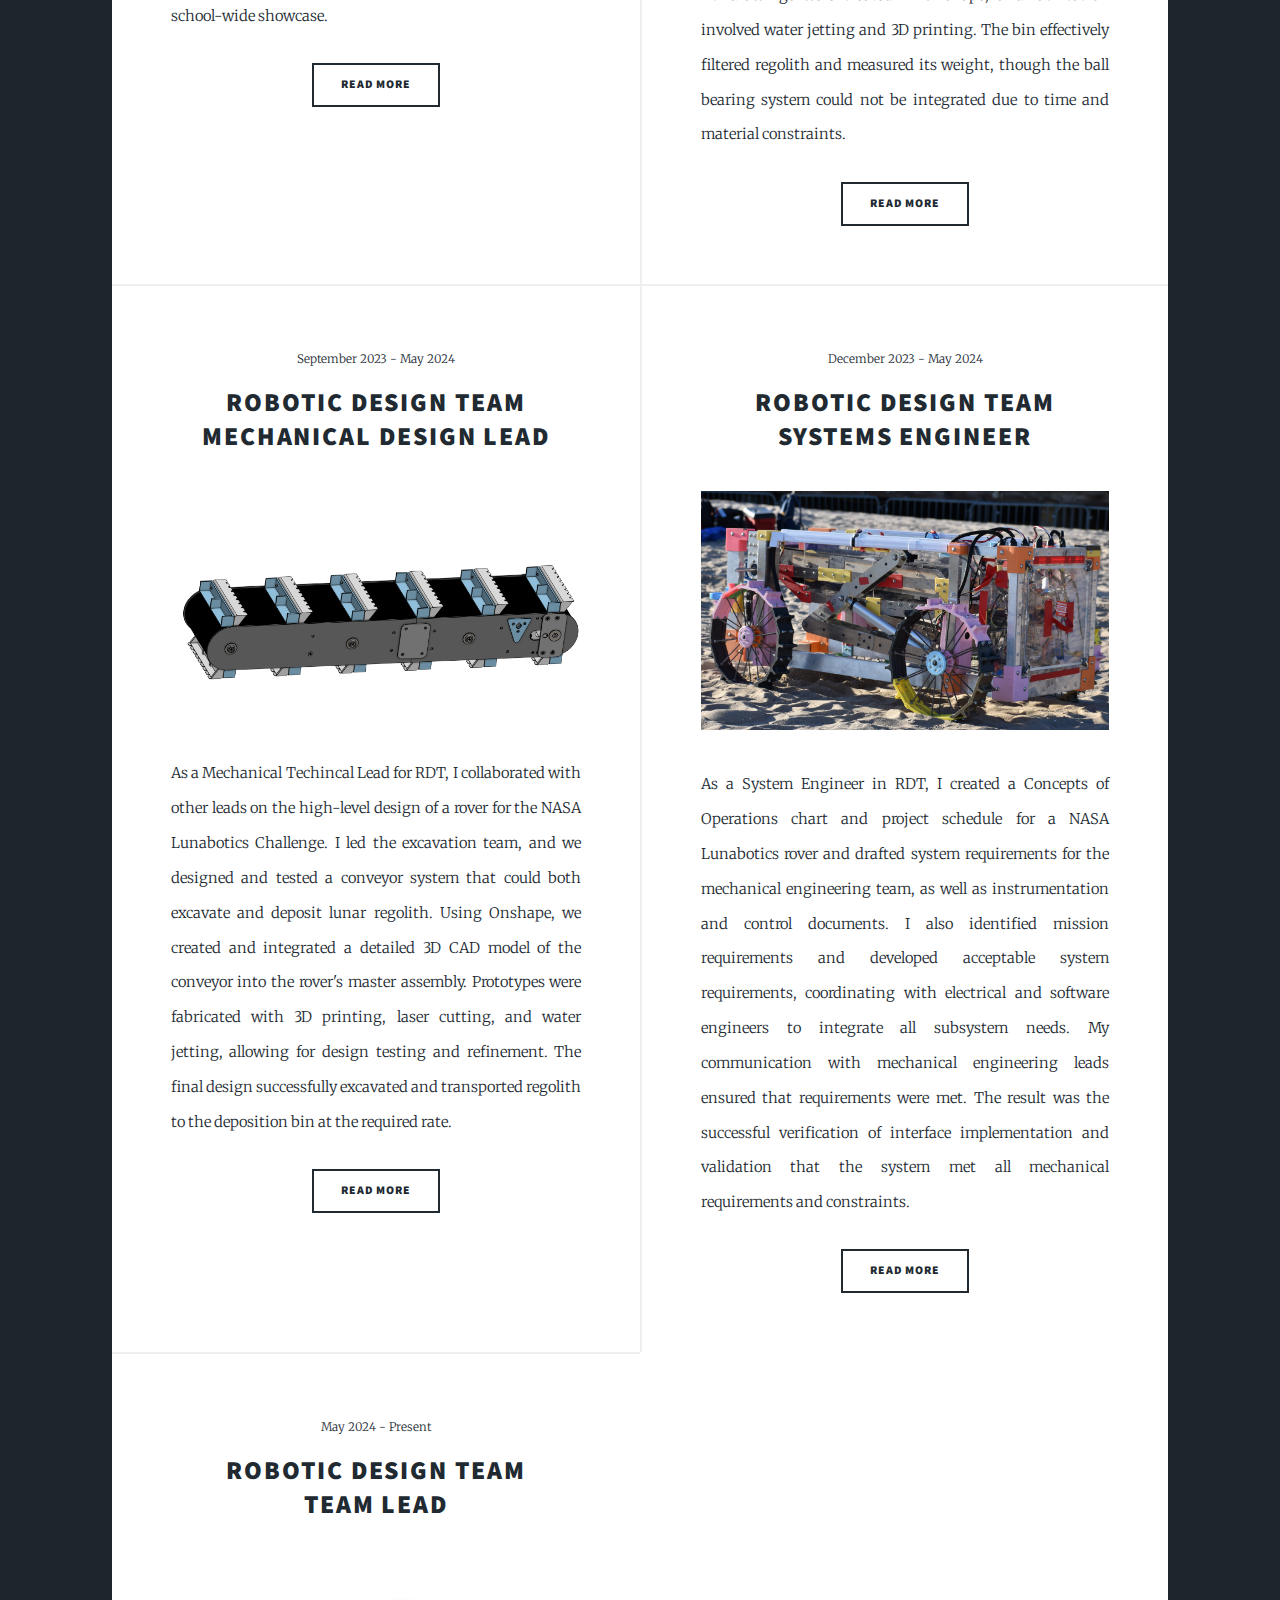
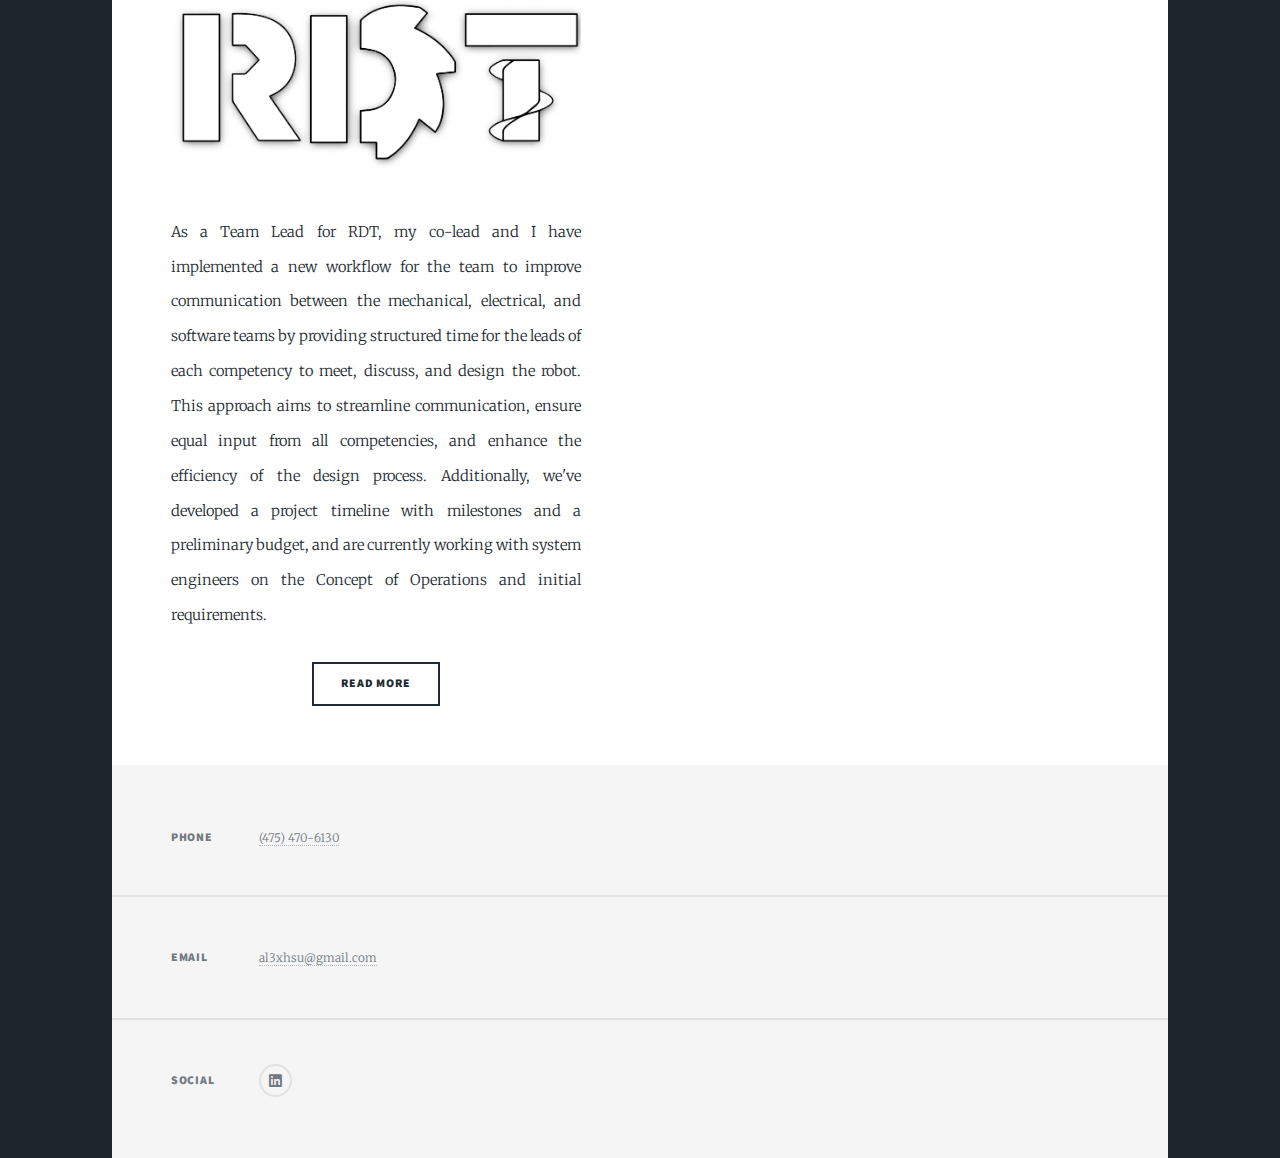
<file: home.html>
<!DOCTYPE HTML>
<!--
	Massively by HTML5 UP
	html5up.net | @ajlkn
	Free for personal and commercial use under the CCA 3.0 license (html5up.net/license)
-->
<html>
	<head>
		<title>Alexander Hsu Portfolio</title>
		<meta charset="utf-8" />
		<meta name="viewport" content="width=device-width, initial-scale=1, user-scalable=no" />
		<link rel="stylesheet" href="assets/css/main.css" />
		<noscript><link rel="stylesheet" href="assets/css/noscript.css" /></noscript>
	</head>
	<body class="is-preload">

		<!-- Wrapper -->
			<div id="wrapper" class="fade-in">

				<!-- Intro -->
					<div id="intro">
						<h1>Alexander Hsu</h1>
						<p>Mechanical Engineer at New York University<br />
						 <a href="https://www.linkedin.com/in/alexander-hsu-753061252/" target = "_blank">LinkedIn</a> and  
						 <a href="https://drive.google.com/file/d/1et1D7Dt5G5XiD2298yuI2KWiLLfVAA7E/view?usp=sharing" target = "_blank">Resume</a></p>
						<ul class="actions">
							<li><a href="#header" class="button icon solid solo fa-arrow-down scrolly">Continue</a></li>
						</ul>
					</div>

				
				<!-- Nav -->
				 
					<nav id="nav">
						<ul class="links">
							<li class="active"><a href="home.html">Home</a></li>
							<li><a href="bettervision.html">BetterVision Glasses</a></li>
							<li><a href="rdt-meche.html">RDT Mechanical Engineer</a></li>
							<li><a href="rdt-mechanical-design-lead.html">RDT Mechanical Design Lead</a></li>
							<li><a href="rdt-se.html">RDT Systems Engineer</a></li>
							<li><a href="rdt-team-lead.html">RDT Team Lead</a></li>
						</ul>
						
					</nav>

				<!-- Main -->
					<div id="main">

						<!-- Featured Post -->
							<article class="post featured">
								<header class="major">
									</span>
									<h2>About Me</h2>
									<div class="image center"><img src="images/Alexander_Hsu.jpg" alt="" /></div>
									I am a senior at NYU Tandon School of Engineering studying Mechanical Engineering.<br />
									I am passionate about space exploration, whether it be exploring new worlds with rovers <br />
									or traveling the vast expanses of space with rockets; basically, anything that contributes<br />
									to facing space, humanity’s last great frontier, I want a hand in designing and building. <br />
									Additionally, I am captivated by anything that flies; being able to design planes, helicopters,<br />
									drones, anything that uses loopholes in the laws of physics to allow humans to defy gravity<br />
									and take to the air would be would be a dream come true. <br />
									<br />
									To that end, I’ve gained experience in mechanical engineering design through the<br />
									design and construction of two rovers entered into the annual NASA Lunabotics<br />
									Challenge, as well as a project which prototyped glasses for the visually impaired. <br />
									In addition to mechanical engineering skills, I’ve also developed coding skills in<br />
									C++ and Python,a knowledge of project management and the systems engineering<br />
									process, as well as teamwork, communication, and leadership skills. You can<br />
									find more information about these projects below, as well as details for specific<br />
									projects in the tabs above.</p>
								</header>
								
							</article>

						<!-- Posts -->
							<section class="posts">
								<article>
									<header>
										<span class="date">September 2022 - December 2022</span>
										<h2><a href="bettervision.html"><br />BetterVision Glasses<br />
										</a></h2>
									</header>
									<a href="bettervision.html" class="image fit"><img src="images/bettervision title.png" alt="" /></a>
									<a href="bettervision.html" class="image fit"><img src="images/bvfront.png" alt="" /></a>
									<p><br />In this project, I developed a device to help visually impaired individuals navigate by integrating ultrasonic sensors, a Raspberry Pi, and Bluetooth technology. I created prototypes using 3D printing and laser cutting, and documented the project with reports and presentations. The device, which detected obstacles within 50 cm, was completed three weeks early and earned an invitation to a school-wide showcase.</p>
									<ul class="actions special">
										<li><a href="bettervision.html" class="button">Read More</a></li>
									</ul>
								</article>
								<article>
									<header>
										<span class="date">September 2022 - May 2023</span>
										<h2><a href="rdt-meche.html">Robotic Design Team Mechanical Engineer<br />
										</a></h2>
									</header>
									<a href="rdt-meche.html" class="image fit"><img src="images/mechetitle.png" alt="" /></a>
									<p>In this project, I designed and manufactured a deposition bin for a rover competing in the NASA Lunabotics Challenge. The bin used perforated aluminum sheets to filter the regolith and measured the collected weight with load cells. The design attempted to adjust for excavation angle with a ball bearing roller system. 3D CAD models and 2D drawings were created in Onshape, and fabrication involved water jetting and 3D printing. The bin effectively filtered regolith and measured its weight, though the ball bearing system could not be integrated due to time and material constraints.</p>
									<ul class="actions special">
										<li><a href="rdt-meche.html" class="button">Read More</a></li>
									</ul>
								</article>
								<article>
									<header>
										<span class="date">September 2023 - May 2024</span>
										<h2><a href="rdt-mechanical-design-lead.html">Robotic Design Team Mechanical Design Lead<br /><br /><br />
										</a></h2>
									</header>
									<a href="rdt-mechanical-design-lead.html" class="image fit"><img src="images/conveyor.png" alt="" /></a>
									<p><br />As a Mechanical Techincal Lead for RDT, I collaborated with other leads on the high-level design of a rover for the NASA Lunabotics Challenge. I led the excavation team, and we designed and tested a conveyor system that could both excavate and deposit lunar regolith. Using Onshape, we created and integrated a detailed 3D CAD model of the conveyor into the rover's master assembly. Prototypes were fabricated with 3D printing, laser cutting, and water jetting, allowing for design testing and refinement. The final design successfully excavated and transported regolith to the deposition bin at the required rate.</p>
									<ul class="actions special">
										<li><a href="rdt-mechanical-design-lead.html" class="button">Read More</a></li>
									</ul>
								</article>
								<article>
									<header>
										<span class="date">December 2023 - May 2024</span>
										<h2><a href="rdt-se.html">Robotic Design Team Systems Engineer<br />
										</a></h2>
									</header>
									<a href="rdt-se.html" class="image fit"><img src="images/titanphoto2.JPG" alt="" /></a>
									<p>
										As a System Engineer in RDT, I created a Concepts of Operations chart and project schedule for a NASA Lunabotics rover and drafted system requirements for the mechanical engineering team, as well as instrumentation and control documents. I also identified mission requirements and developed acceptable system requirements, coordinating with electrical and software engineers to integrate all subsystem needs. My communication with mechanical engineering leads ensured that requirements were met. The result was the successful verification of interface implementation and validation that the system met all mechanical requirements and constraints.</p>
									<ul class="actions special">
										<li><a href="rdt-se.html" class="button">Read More</a></li>
									</ul>
								</article>
								<article>
									<header>
										<span class="date">May 2024 - Present</span>
										<h2><a href="rdt-team-lead.html">Robotic Design Team <br />Team Lead
										</a></h2>
									</header>
									<a href="rdt-team-lead.html" class="image fit"><img src="images/RDT Logo.png" alt="" /></a>
									<p>As a Team Lead for RDT, my co-lead and I have implemented a new workflow for the team to improve communication between the mechanical, electrical, and software teams by providing structured time for the leads of each competency to meet, discuss, and design the robot. This approach aims to streamline communication, ensure equal input from all competencies, and enhance the efficiency of the design process. Additionally, we've developed a project timeline with milestones and a preliminary budget, and are currently working with system engineers on the Concept of Operations and initial requirements.</p>
									<ul class="actions special">
										<li><a href="rdt-team-lead.html" class="button">Read More</a></li>
									</ul>
								</article>
								
								
					</div>

				<!-- Footer -->
					<footer id="footer">
						</section>
						<section class="split contact">
							<section>
								<h3>Phone</h3>
								<p><a href="#">(475) 470-6130</a></p>
							</section>
							<section>
								<h3>Email</h3>
								<p><a href="#">al3xhsu@gmail.com</a></p>
							</section>
							<section>
								<h3>Social</h3>
								<ul class="icons alt"><li><a href="https://www.linkedin.com/in/alexander-hsu-753061252/" class="icon brands alt fa-linkedin"><span class="label">LinkedIn</span></a></li>
								</ul>
							</section>
						</section>
					</footer>

					</div>

			</div>

		<!-- Scripts -->
			<script src="assets/js/jquery.min.js"></script>
			<script src="assets/js/jquery.scrollex.min.js"></script>
			<script src="assets/js/jquery.scrolly.min.js"></script>
			<script src="assets/js/browser.min.js"></script>
			<script src="assets/js/breakpoints.min.js"></script>
			<script src="assets/js/util.js"></script>
			<script src="assets/js/main.js"></script>

	</body>
</html>
</file>
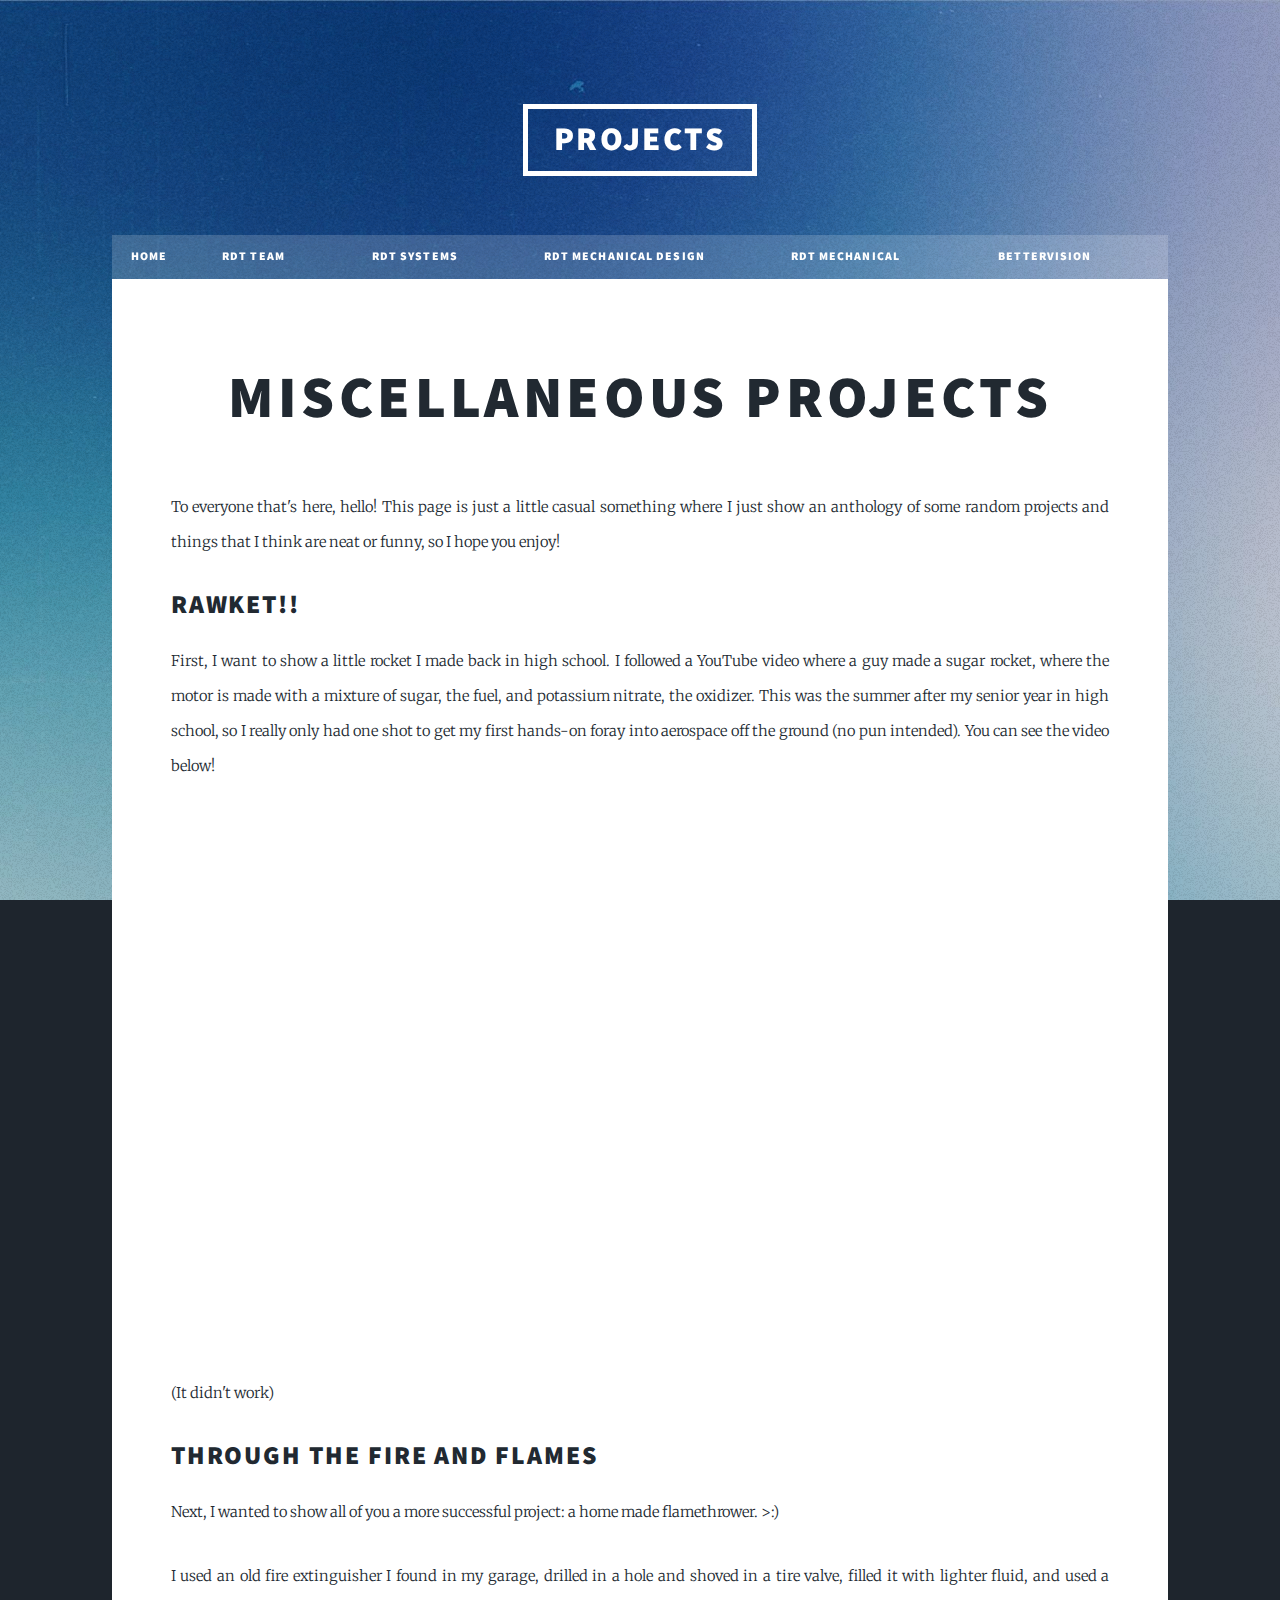
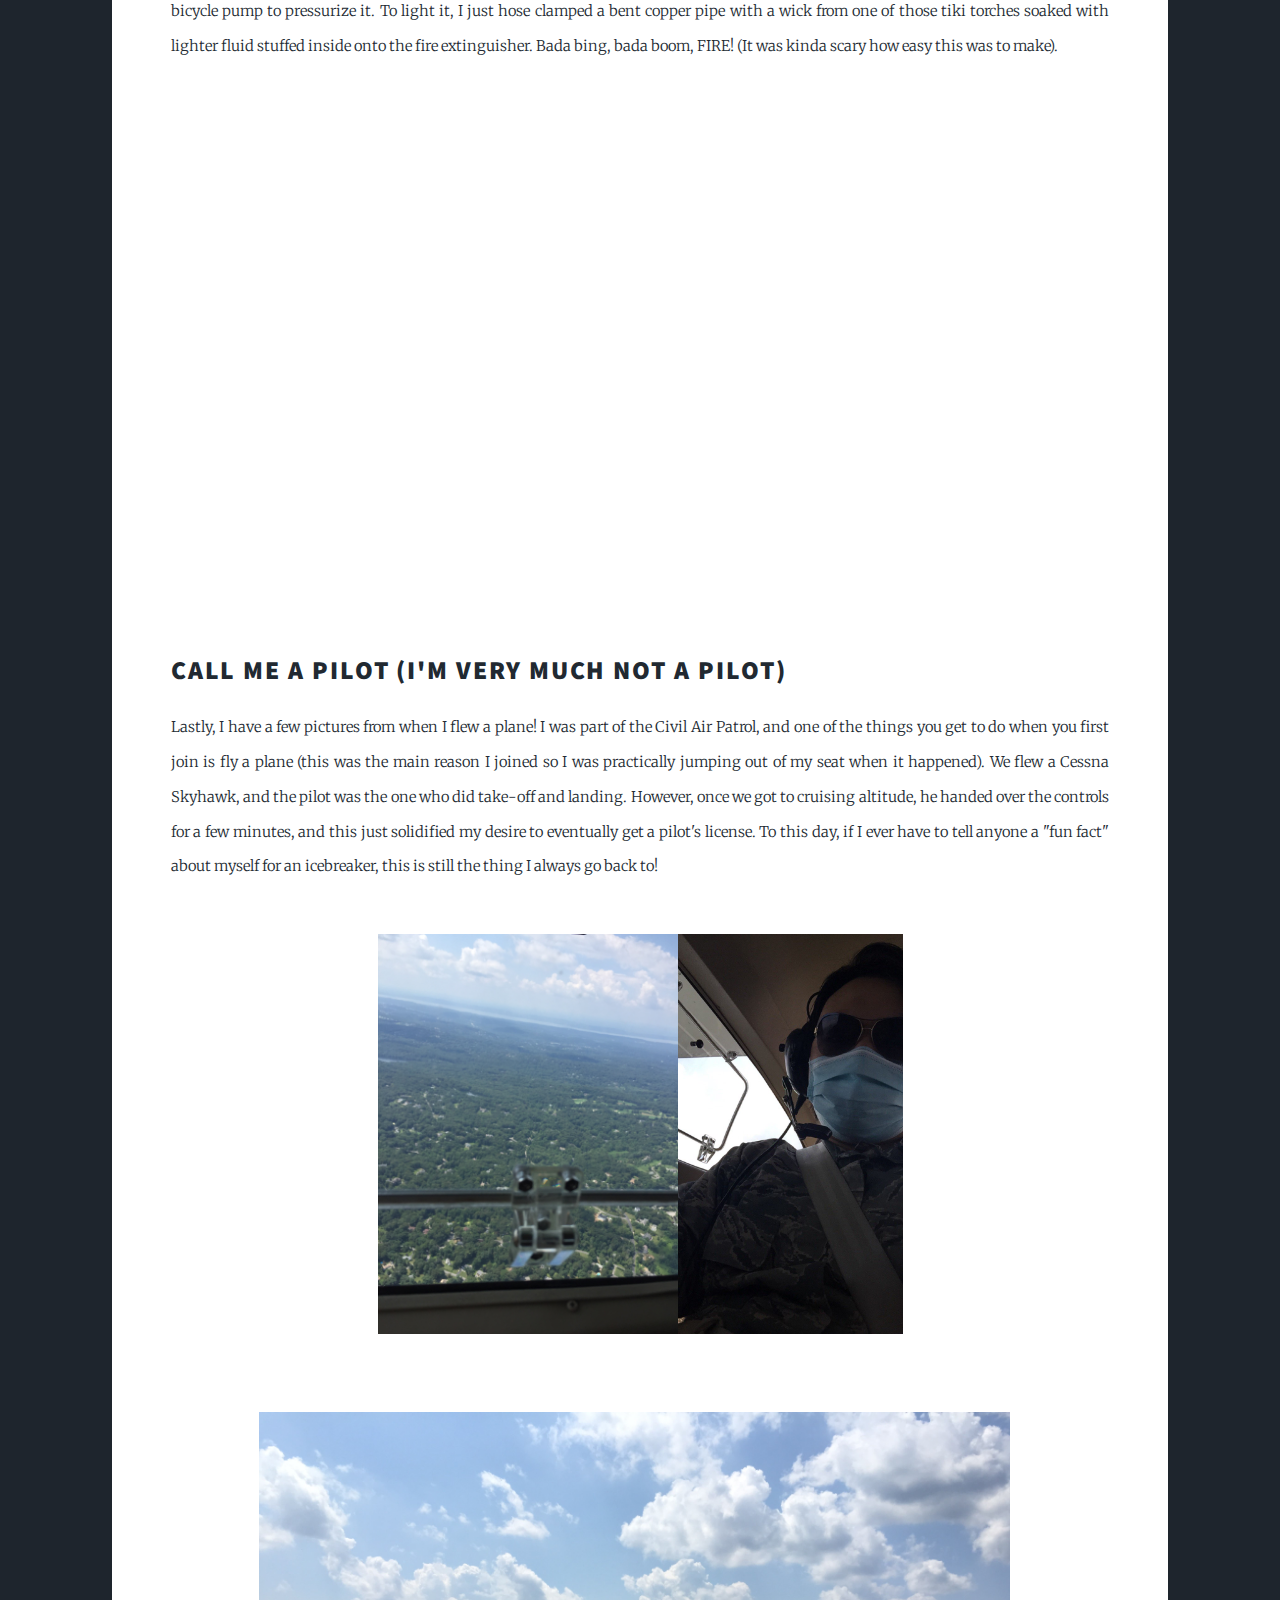
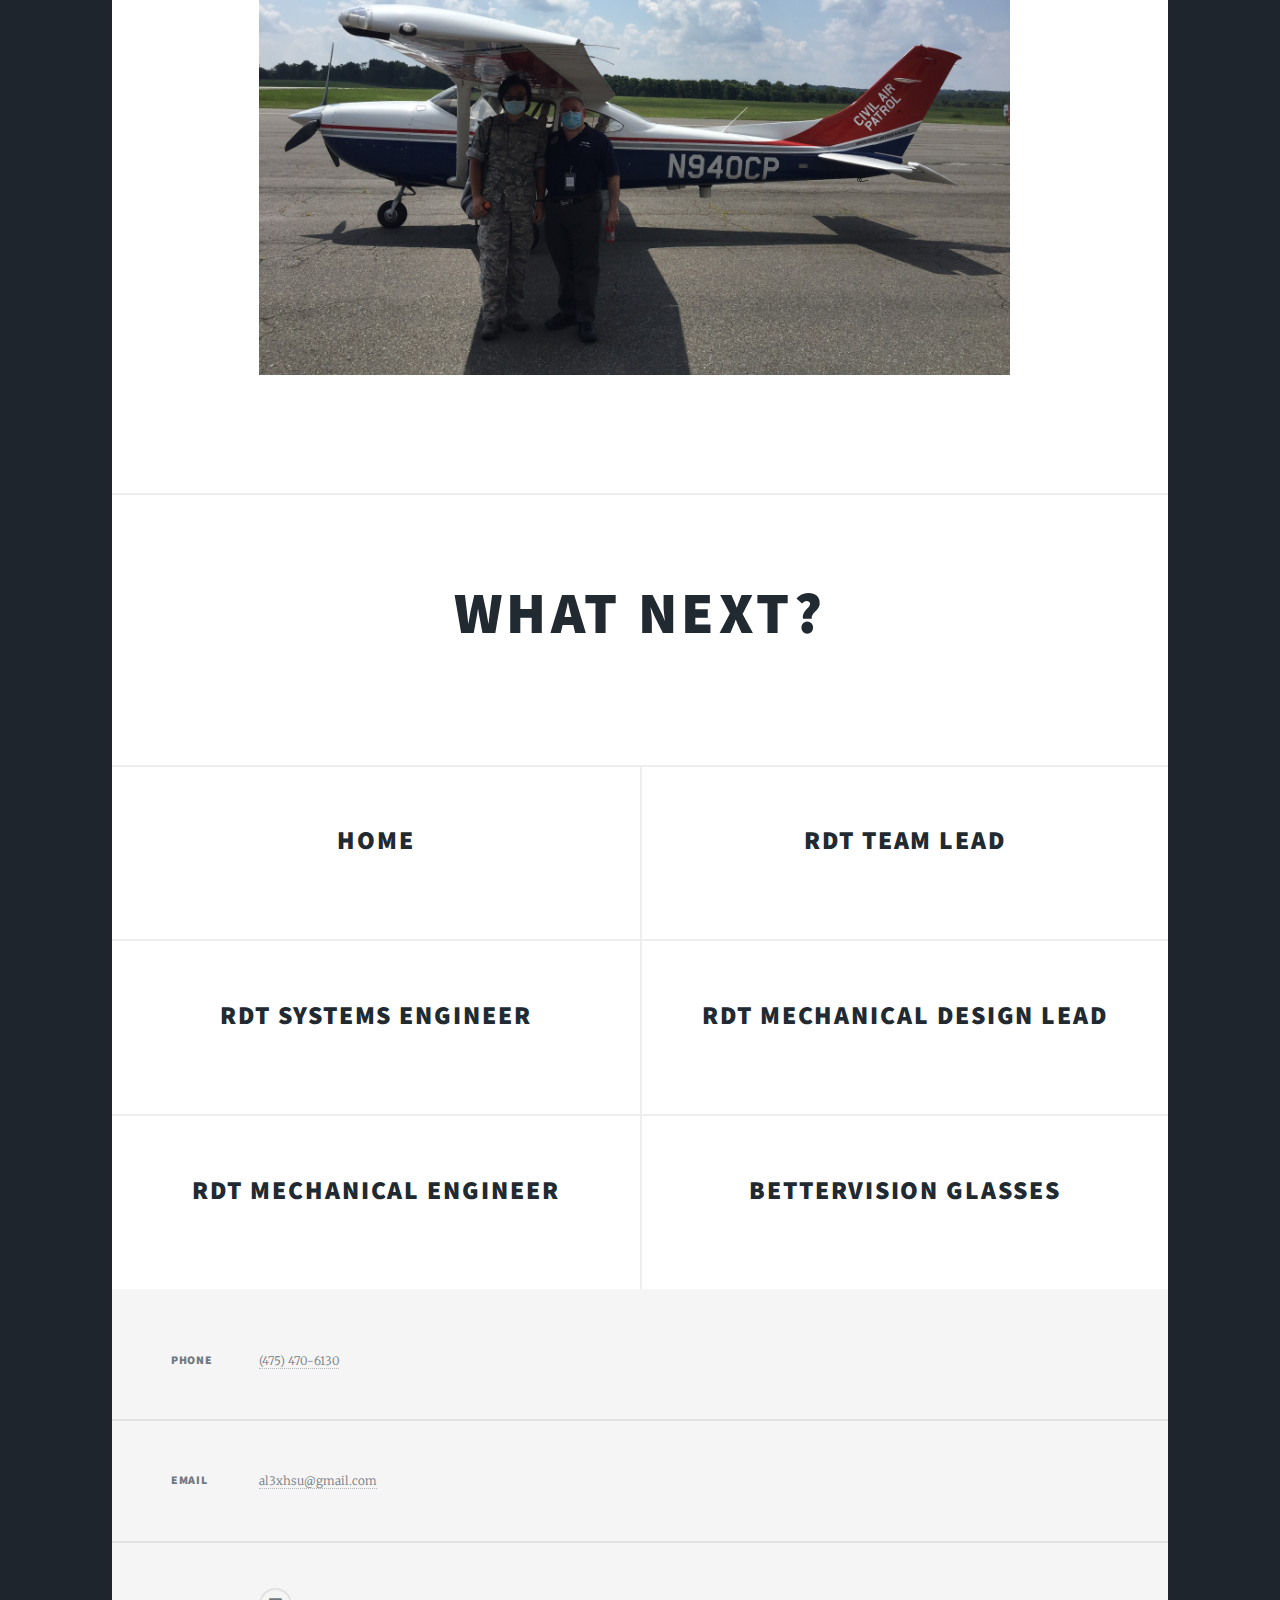
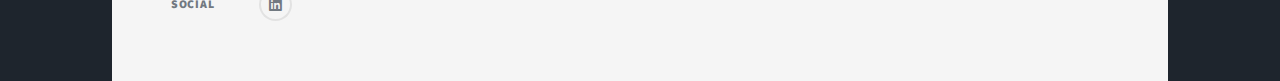
<file: miscprojs.html>
<!DOCTYPE HTML>
<!--
	Massively by HTML5 UP
	html5up.net | @ajlkn
	Free for personal and commercial use under the CCA 3.0 license (html5up.net/license)
-->
<html>
	<head>
		<title>Miscellaneous Projects</title>
		<link rel="icon" type="image/x-icon" href="images/AH.png">
		<meta charset="utf-8" />
		<meta name="viewport" content="width=device-width, initial-scale=1, user-scalable=no" />
		<link rel="stylesheet" href="assets/css/main.css" />
		<noscript><link rel="stylesheet" href="assets/css/noscript.css" /></noscript>
	</head>
	<body class="is-preload">

		<!-- Wrapper -->
			<div id="wrapper">

				<!-- Header -->
					<header id="header">
						<a href="index.html" class="logo">Projects</a>
					</header>

				<!-- Nav -->
                    <nav id="nav">
                        <ul class="links">
                            <li><a href="index.html">Home</a></li>
							<li><a href="rdt-team-lead.html">RDT Team Lead</a></li>
							<li><a href="rdt-se.html">RDT Systems Engineer</a></li>
							<li><a href="rdt-mechanical-design-lead.html">RDT Mechanical Design Lead</a></li>
							<li><a href="rdt-meche.html">RDT Mechanical Engineer</a></li>
							<li><a href="bettervision.html">BetterVision Glasses</a></li>
                        </ul>
                    </nav>

				<!-- Main -->
					<div id="main">

						<!-- Post -->
							<section class="post">
								<header class="major">
									<h1>Miscellaneous Projects</h1>
								</header>
								<p>To everyone that's here, hello! This page is just a little casual something where I just show an anthology of some random
								 projects and things that I think are neat or funny, so I hope you enjoy!
								</p>
								<h2>RAWKET!!</h2>
								<p>First, I want to show a little rocket I made back in high school. I followed a YouTube video where a guy made a sugar rocket, where
									the motor is made with a mixture of sugar, the fuel, and potassium nitrate, the oxidizer. This was the summer after my senior year
									in high school, so I really only had one shot to get my first hands-on foray into aerospace off the ground (no pun intended). You can
									see the video below!  
								</p>
								<div style="padding-bottom:56.25%; position:relative; display:block; width: 100%">
									<iframe width="100%" height="100%"
										src="https://www.youtube.com/embed/QNNt6NsnQHE" title="YouTube video player"
										frameborder="0" style="position:absolute; top:0; left: 0">
										
										</iframe>
								</div>
								<p><br />(It didn't work)</p>
								<h2>Through the Fire and Flames</h2>
								<p>Next, I wanted to show all of you a more successful project: a home made flamethrower. >:)</p>
								<p>I used an old fire extinguisher I found
									in my garage, drilled in a hole and shoved in a tire valve, filled it with lighter fluid, and used a bicycle pump to pressurize it. 
									To light it, I just hose clamped a bent copper pipe with a wick from one of those tiki torches soaked with lighter fluid stuffed inside
									onto the fire extinguisher. Bada bing, bada boom, FIRE! (It was kinda scary how easy this was to make).
								</p>
								<div style="padding-bottom:56.25%; position:relative; display:block; width: 100%">
									<iframe width="100%" height="100%"
										src="https://drive.google.com/file/d/1WwGD5R6p7Y09LA0eSqH8L-vYnO830guK/preview" title="YouTube video player"
										frameborder="0" style="position:absolute; top:0; left: 0">
										
										</iframe>
								</div>
								<h2><br />Call Me a Pilot (I'm very much not a pilot)</h2>
								<p>Lastly, I have a few pictures from when I flew a plane! I was part of the Civil Air Patrol, and one of the things you get to do when you 
									first join is fly a plane (this was the main reason I joined so I was practically jumping out of my seat when it happened).
									 We flew a Cessna Skyhawk, and the pilot was the one who did take-off and landing. However, once we got to cruising altitude, he handed over the
									 controls for a few minutes, and this just solidified my desire to eventually get a pilot's license. To this day, if I ever have to tell anyone
									 a "fun fact" about myself for an icebreaker, this is still the thing I always go back to! 
								</p>
								<div class="gallery"><img src="images/planeview.jpg" alt="" /><img src="images/cockpitview.jpg" alt="" /></div><div class="image middle"><img src="images/planepic.jpg" alt="" /></div>
							</section>
						<article class="post featured">
								<header class="major">
									</span>
									<h2>What Next?</h2>
								</header>
								
							</article>
							<section class="posts">
								<article>
									<header>
										<h2><a href="index.html">Home
										</a></h2>
									</header>
									</article>
								<article>
									<header>
										<header>
										<h2><a href="rdt-team-lead.html">RDT Team Lead
										</a></h2>
									</header>
								</article>
								<article>
									<header>
										<h2><a href="rdt-se.html">RDT Systems Engineer
										</a></h2>
									</header>
									</article>
								<article>
									<header>
										<h2><a href="rdt-mechanical-design-lead.html">RDT Mechanical Design Lead
										</a></h2>
									</header>
								</article>
								<article>
									<header>
										<h2><a href="rdt-meche.html">RDT Mechanical Engineer
										</a></h2>
									</header>
								</article>
								<article>
									<header>
										<h2><a href="bettervision.html">BetterVision Glasses
										</a></h2>
									</header>
									</article>
								

					</div>

				<!-- Footer -->
					<footer id="footer">
						</section>
						<section class="split contact">
							<section>
								<h3>Phone</h3>
								<p><a href="#">(475) 470-6130</a></p>
							</section>
							<section>
								<h3>Email</h3>
								<p><a href="#">al3xhsu@gmail.com</a></p>
							</section>
							<section>
								<h3>Social</h3>
								<ul class="icons alt"><li><a href="https://www.linkedin.com/in/alexander-hsu-753061252/" class="icon brands alt fa-linkedin"><span class="label">LinkedIn</span></a></li>
								</ul>
							</section>
						</section>
					</footer>

					</div>

			</div>

		<!-- Scripts -->
			<script src="assets/js/jquery.min.js"></script>
			<script src="assets/js/jquery.scrollex.min.js"></script>
			<script src="assets/js/jquery.scrolly.min.js"></script>
			<script src="assets/js/browser.min.js"></script>
			<script src="assets/js/breakpoints.min.js"></script>
			<script src="assets/js/util.js"></script>
			<script src="assets/js/main.js"></script>

	</body>
</html>
</file>
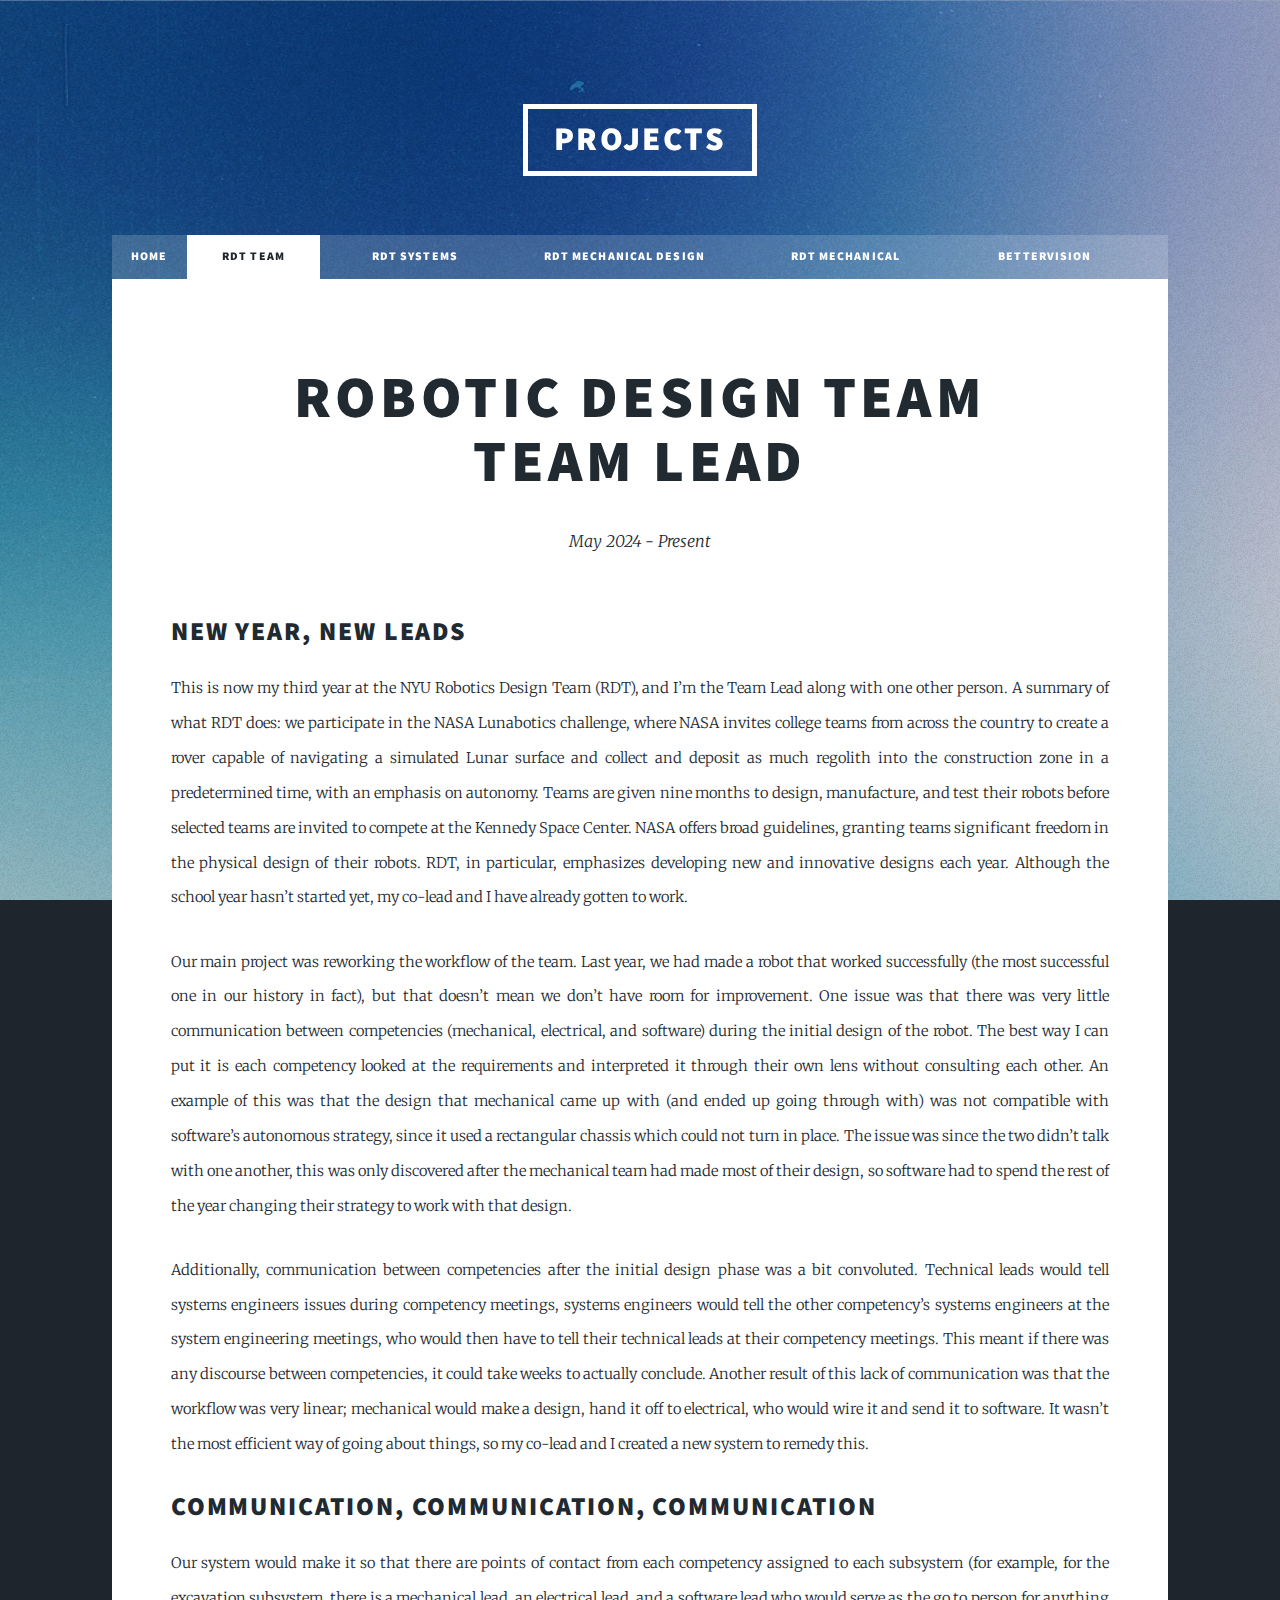
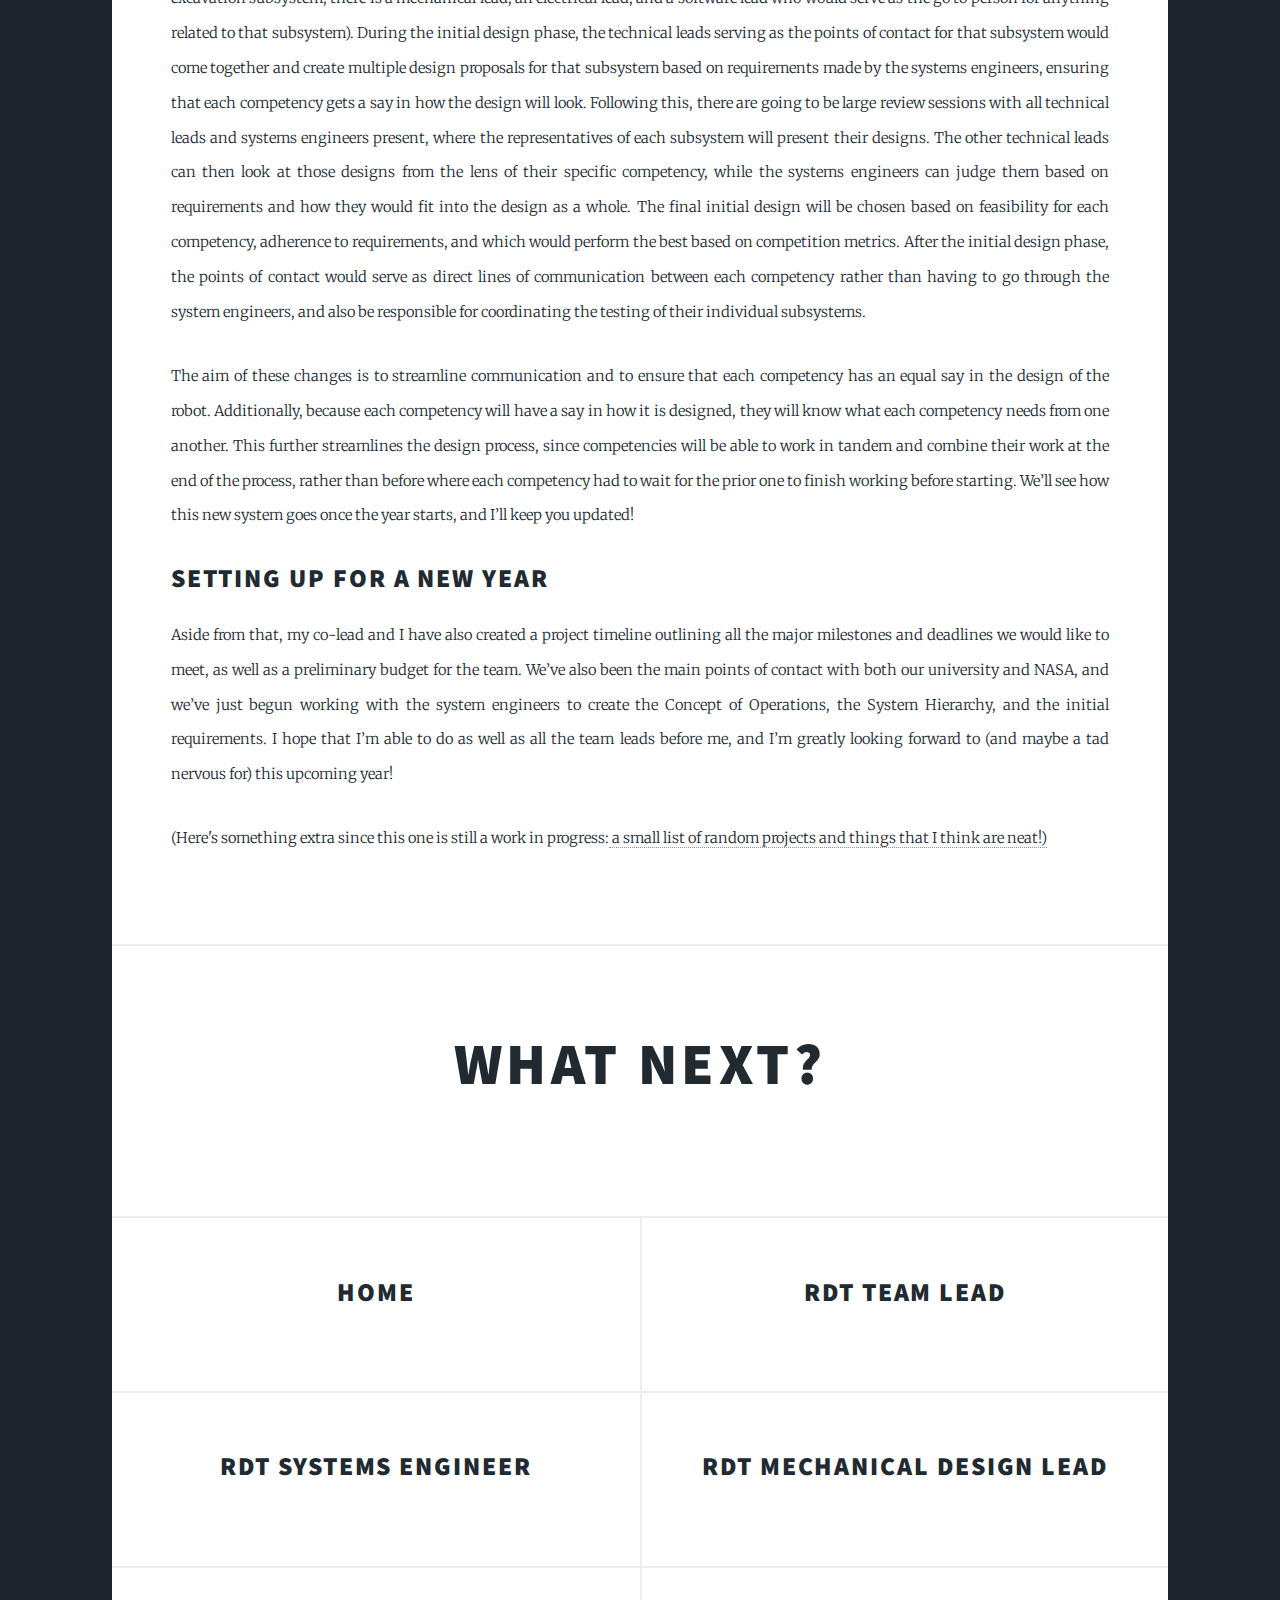
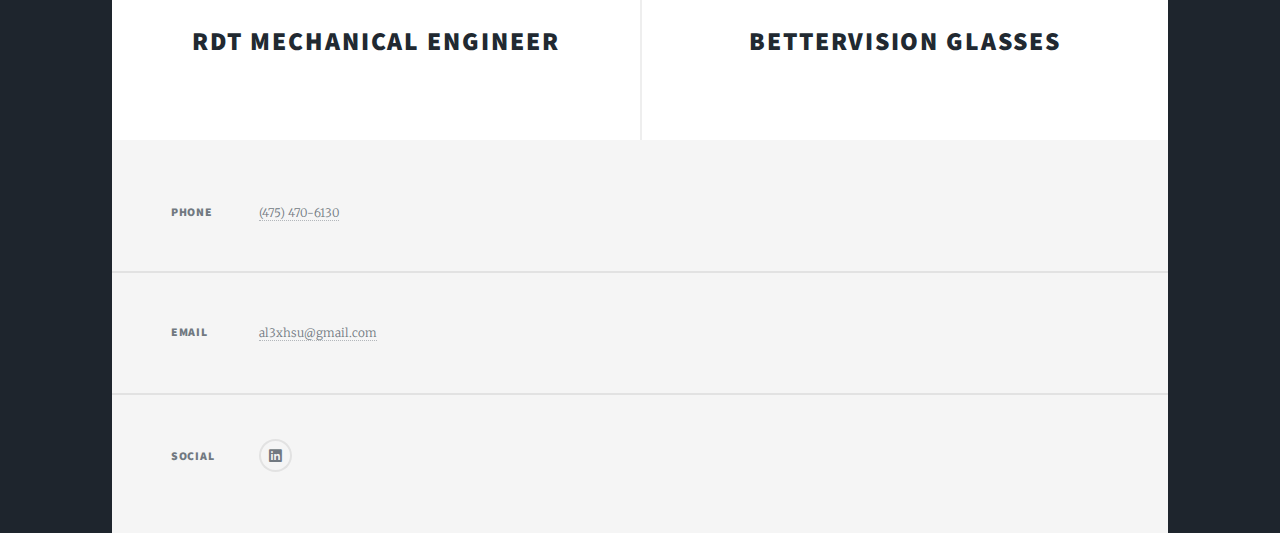
<file: rdt-team-lead.html>
<!DOCTYPE HTML>
<!--
	Massively by HTML5 UP
	html5up.net | @ajlkn
	Free for personal and commercial use under the CCA 3.0 license (html5up.net/license)
-->
<html>
	<head>
		<title>Robotic Design Team - Team Lead</title>
		<link rel="icon" type="image/x-icon" href="images/AH.png">
		<meta charset="utf-8" />
		<meta name="viewport" content="width=device-width, initial-scale=1, user-scalable=no" />
		<link rel="stylesheet" href="assets/css/main.css" />
		<noscript><link rel="stylesheet" href="assets/css/noscript.css" /></noscript>
	</head>
	<body class="is-preload">

		<!-- Wrapper -->
			<div id="wrapper">

				<!-- Header -->
					<header id="header">
						<a href="index.html" class="logo">Projects</a>
					</header>

				<!-- Nav -->
					<nav id="nav">
						<ul class="links">
							<li><a href="index.html">Home</a></li>
							<li class="active"><a href="rdt-team-lead.html">RDT Team Lead</a></li>
							<li><a href="rdt-se.html">RDT Systems Engineer</a></li>
							<li><a href="rdt-mechanical-design-lead.html">RDT Mechanical Design Lead</a></li>
							<li><a href="rdt-meche.html">RDT Mechanical Engineer</a></li>
							<li><a href="bettervision.html">BetterVision Glasses</a></li>
						</ul>
					</nav>

				<!-- Main -->
					<div id="main">

						<!-- Post -->
							<section class="post">
								<header class="major">
									<h1>Robotic Design Team<br />
									Team Lead</h1>
									<p>May 2024 - Present</p>
								</header>
								<h2>New Year, New Leads</h2>
								<p>This is now my third year at the NYU Robotics Design Team (RDT), and I’m the Team Lead along with one other person. A summary of what RDT does: we participate in the NASA Lunabotics challenge, where NASA invites college teams from across the country to create a rover capable of navigating a simulated Lunar surface and collect and deposit as much regolith into the construction zone in a predetermined time, with an emphasis on autonomy. Teams are given nine months to design, manufacture, and test their robots before selected teams are invited to compete at the Kennedy Space Center. NASA offers broad guidelines, granting teams significant freedom in the physical design of their robots. RDT, in particular, emphasizes developing new and innovative designs each year. Although the school year hasn’t started yet, my co-lead and I have already gotten to work.</p>
								<p>Our main project was reworking the workflow of the team. Last year, we had made a robot that worked successfully (the most successful one in our history in fact), but that doesn’t mean we don’t have room for improvement. One issue was that there was very little communication between competencies (mechanical, electrical, and software) during the initial design of the robot. The best way I can put it is each competency looked at the requirements and interpreted it through their own lens without consulting each other. An example of this was that the design that mechanical came up with (and ended up going through with) was not compatible with software’s autonomous strategy, since it used a rectangular chassis which could not turn in place. The issue was since the two didn’t talk with one another, this was only discovered after the mechanical team had made most of their design, so software had to spend the rest of the year changing their strategy to work with that design.</p>
								<p>Additionally, communication between competencies after the initial design phase was a bit convoluted. Technical leads would tell systems engineers issues during competency meetings, systems engineers would tell the other competency’s systems engineers at the system engineering meetings, who would then have to tell their technical leads at their competency meetings. This meant if there was any discourse between competencies, it could take weeks to actually conclude. Another result of this lack of communication was that the workflow was very linear; mechanical would make a design, hand it off to electrical, who would wire it and send it to software. It wasn’t the most efficient way of going about things, so my co-lead and I created a new system to remedy this.</p>
								<h2>Communication, Communication, Communication</h2>
								<p>Our system would make it so that there are points of contact from each competency assigned to each subsystem (for example, for the excavation subsystem, there is a mechanical lead, an electrical lead, and a software lead who would serve as the go to person for anything related to that subsystem). During the initial design phase, the technical leads serving as the points of contact for that subsystem would come together and create multiple design proposals for that subsystem based on requirements made by the systems engineers, ensuring that each competency gets a say in how the design will look. Following this, there are going to be large review sessions with all technical leads and systems engineers present, where the representatives of each subsystem will present their designs. The other technical leads can then look at those designs from the lens of their specific competency, while the systems engineers can judge them based on requirements and how they would fit into the design as a whole. The final initial design will be chosen based on feasibility for each competency, adherence to requirements, and which would perform the best based on competition metrics. After the initial design phase, the points of contact would serve as direct lines of communication between each competency rather than having to go through the system engineers, and also be responsible for coordinating the testing of their individual subsystems.</p>
								<p>The aim of these changes is to streamline communication and to ensure that each competency has an equal say in the design of the robot. Additionally, because each competency will have a say in how it is designed, they will know what each competency needs from one another. This further streamlines the design process, since competencies will be able to work in tandem and combine their work at the end of the process, rather than before where each competency had to wait for the prior one to finish working before starting. We’ll see how this new system goes once the year starts, and I’ll keep you updated!</p>
								<h2>Setting Up For a New Year</h2>
								<p>Aside from that, my co-lead and I have also created a project timeline outlining all the major milestones and deadlines we would like to meet, as well as a preliminary budget for the team. We’ve also been the main points of contact with both our university and NASA, and we’ve just begun working with the system engineers to create the Concept of Operations, the System Hierarchy, and the initial requirements. I hope that I’m able to do as well as all the team leads before me, and I’m greatly looking forward to (and maybe a tad nervous for) this upcoming year!</p>
								<p>(Here's something extra since this one is still a work in progress:<a href="miscprojs.html"> a small list of random projects and things that I think are neat!)</a></p>
							</section>
						<article class="post featured">
								<header class="major">
									</span>
									<h2>What Next?</h2>
								</header>
								
							</article>
							<section class="posts">
								<article>
									<header>
										<h2><a href="index.html">Home
										</a></h2>
									</header>
									</article>
								<article>
									<header>
										<header>
										<h2><a href="rdt-team-lead.html">RDT Team Lead
										</a></h2>
									</header>
								</article>
								<article>
									<header>
										<h2><a href="rdt-se.html">RDT Systems Engineer
										</a></h2>
									</header>
									</article>
								<article>
									<header>
										<h2><a href="rdt-mechanical-design-lead.html">RDT Mechanical Design Lead
										</a></h2>
									</header>
								</article>
								<article>
									<header>
										<h2><a href="rdt-meche.html">RDT Mechanical Engineer
										</a></h2>
									</header>
								</article>
								<article>
									<header>
										<h2><a href="bettervision.html">BetterVision Glasses
										</a></h2>
									</header>
									</article>
								

					</div>

				<!-- Footer -->
					<footer id="footer">
						</section>
						<section class="split contact">
							<section>
								<h3>Phone</h3>
								<p><a href="#">(475) 470-6130</a></p>
							</section>
							<section>
								<h3>Email</h3>
								<p><a href="#">al3xhsu@gmail.com</a></p>
							</section>
							<section>
								<h3>Social</h3>
								<ul class="icons alt"><li><a href="https://www.linkedin.com/in/alexander-hsu-753061252/" class="icon brands alt fa-linkedin"><span class="label">LinkedIn</span></a></li>
								</ul>
							</section>
						</section>
					</footer>

					</div>

			</div>

		<!-- Scripts -->
			<script src="assets/js/jquery.min.js"></script>
			<script src="assets/js/jquery.scrollex.min.js"></script>
			<script src="assets/js/jquery.scrolly.min.js"></script>
			<script src="assets/js/browser.min.js"></script>
			<script src="assets/js/breakpoints.min.js"></script>
			<script src="assets/js/util.js"></script>
			<script src="assets/js/main.js"></script>

	</body>
</html>
</file>
<file: assets/css/main.css>
@import url(fontawesome-all.min.css);
@import url("https://fonts.googleapis.com/css?family=Merriweather:300,700,300italic,700italic|Source+Sans+Pro:900");

/*
	Massively by HTML5 UP
	html5up.net | @ajlkn
	Free for personal and commercial use under the CCA 3.0 license (html5up.net/license)
*/

html, body, div, span, applet, object,
iframe, h1, h2, h3, h4, h5, h6, p, blockquote,
pre, a, abbr, acronym, address, big, cite,
code, del, dfn, em, img, ins, kbd, q, s, samp,
small, strike, strong, sub, sup, tt, var, b,
u, i, center, dl, dt, dd, ol, ul, li, fieldset,
form, label, legend, table, caption, tbody,
tfoot, thead, tr, th, td, article, aside,
canvas, details, embed, figure, figcaption,
footer, header, hgroup, menu, nav, output, ruby,
section, summary, time, mark, audio, video {
	margin: 0;
	padding: 0;
	border: 0;
	font-size: 100%;
	font: inherit;
	vertical-align: baseline;}

article, aside, details, figcaption, figure,
footer, header, hgroup, menu, nav, section {
	display: block;}

body {
	line-height: 1;
}

ol, ul {
	list-style: none;
}

blockquote, q {
	quotes: none;
}

	blockquote:before, blockquote:after, q:before, q:after {
		content: '';
		content: none;
	}

table {
	border-collapse: collapse;
	border-spacing: 0;
}

body {
	-webkit-text-size-adjust: none;
}

mark {
	background-color: transparent;
	color: inherit;
}

input::-moz-focus-inner {
	border: 0;
	padding: 0;
}

input, select, textarea {
	-moz-appearance: none;
	-webkit-appearance: none;
	-ms-appearance: none;
	appearance: none;
}

/* Basic */

	@-ms-viewport {
		width: device-width;
	}

	body {
		-ms-overflow-style: scrollbar;
	}

	@media screen and (max-width: 480px) {

		html, body {
			min-width: 320px;
		}

	}

	html {
		box-sizing: border-box;
	}

	*, *:before, *:after {
		box-sizing: inherit;
	}

	body {
		background-color: #1e252d;
	}

		body.is-preload *, body.is-preload *:before, body.is-preload *:after {
			-moz-animation: none !important;
			-webkit-animation: none !important;
			-ms-animation: none !important;
			animation: none !important;
			-moz-transition: none !important;
			-webkit-transition: none !important;
			-ms-transition: none !important;
			transition: none !important;
		}

/* Type */

	html {
		font-size: 16pt;
	}

		@media screen and (max-width: 1680px) {

			html {
				font-size: 12pt;
			}

		}

		@media screen and (max-width: 1280px) {

			html {
				font-size: 11pt;
			}

		}

		@media screen and (max-width: 360px) {

			html {
				font-size: 10pt;
			}

		}

	body {
		color: #212931;
	}

	body, input, select, textarea {
		font-family: "Merriweather", Georgia, serif;
		font-weight: 300;
		font-size: 1rem;
		line-height: 2.375;
	}

	a {
		-moz-transition: color 0.2s ease-in-out, background-color 0.2s ease-in-out, border-color 0.2s ease-in-out, box-shadow 0.2s ease-in-out;
		-webkit-transition: color 0.2s ease-in-out, background-color 0.2s ease-in-out, border-color 0.2s ease-in-out, box-shadow 0.2s ease-in-out;
		-ms-transition: color 0.2s ease-in-out, background-color 0.2s ease-in-out, border-color 0.2s ease-in-out, box-shadow 0.2s ease-in-out;
		transition: color 0.2s ease-in-out, background-color 0.2s ease-in-out, border-color 0.2s ease-in-out, box-shadow 0.2s ease-in-out;
		border-bottom: dotted 1px;
		text-decoration: none;
	}

		a:hover {
			border-bottom-color: transparent;
		}

	strong, b {
		font-weight: 600;
	}

	em, i {
		font-style: italic;
	}

	p {
		text-align: justify;
		margin: 0 0 2rem 0;
	}

	h1, h2, h3, h4, h5, h6 {
		font-family: "Source Sans Pro", Helvetica, sans-serif;
		font-weight: 900;
		line-height: 1.5;
		letter-spacing: 0.075em;
		text-transform: uppercase;
		margin: 0 0 1rem 0;
	}

		h1 a, h2 a, h3 a, h4 a, h5 a, h6 a {
			border-bottom: 0;
			color: inherit;
			text-decoration: none;
		}

	h1 {
		font-size: 4rem;
		line-height: 1.1;
		margin: 0 0 2rem 0;
	}

	h2 {
		font-size: 1.75rem;
		line-height: 1.3;
		margin: 0 0 1.5rem 0;
	}

	h3 {
		font-size: 1.25rem;
		margin: 0 0 1.5rem 0;
	}

	h4 {
		font-size: 1rem;
	}

	h5 {
		font-size: 0.9rem;
	}

	h6 {
		font-size: 0.8rem;
	}

	sub {
		font-size: 0.8rem;
		position: relative;
		top: 0.5rem;
	}

	sup {
		font-size: 0.8rem;
		position: relative;
		top: -0.5rem;
	}

	blockquote {
		border-left: solid 4px;
		font-style: italic;
		margin: 0 0 2rem 0;
		padding: 0.5rem 0 0.5rem 2rem;
	}

	code {
		border: solid 2px;
		font-family: "Courier New", monospace;
		font-size: 0.9rem;
		margin: 0 0.25rem;
		padding: 0.25rem 0.65rem;
	}

	pre {
		-webkit-overflow-scrolling: touch;
		font-family: "Courier New", monospace;
		font-size: 0.9rem;
		margin: 0 0 2rem 0;
	}

		pre code {
			display: block;
			line-height: 1.75;
			padding: 1rem 1.5rem;
			overflow-x: auto;
		}

	hr {
		border: 0;
		border-bottom: solid 2px;
		margin: 3rem 0;
	}

		hr.major {
			margin: 5rem 0;
		}

	.align-left {
		text-align: left;
	}

	.align-center {
		text-align: center;
	}

	.align-right {
		text-align: right;
	}

	input, select, textarea {
		color: #212931;
	}

	a {
		color: #212931;
		border-bottom-color: rgba(33, 41, 49, 0.5);
	}

		a:hover {
			border-bottom-color: transparent;
			color: #18bfef !important;
		}

	strong, b {
		color: #212931;
	}

	h1, h2, h3, h4, h5, h6 {
		color: #212931;
	}

	blockquote {
		border-left-color: #eeeeee;
	}

	code {
		background: rgba(220, 220, 220, 0.25);
		border-color: #eeeeee;
	}

	hr {
		border-bottom-color: #eeeeee;
	}

/* Row */

	.row {
		display: flex;
		flex-wrap: wrap;
		box-sizing: border-box;
		align-items: stretch;
	}

		.row > * {
			box-sizing: border-box;
		}

		.row.gtr-uniform > * > :last-child {
			margin-bottom: 0;
		}

		.row.aln-left {
			justify-content: flex-start;
		}

		.row.aln-center {
			justify-content: center;
		}

		.row.aln-right {
			justify-content: flex-end;
		}

		.row.aln-top {
			align-items: flex-start;
		}

		.row.aln-middle {
			align-items: center;
		}

		.row.aln-bottom {
			align-items: flex-end;
		}

		.row > .imp {
			order: -1;
		}

		.row > .col-1 {
			width: 8.33333%;
		}

		.row > .off-1 {
			margin-left: 8.33333%;
		}

		.row > .col-2 {
			width: 16.66667%;
		}

		.row > .off-2 {
			margin-left: 16.66667%;
		}

		.row > .col-3 {
			width: 25%;
		}

		.row > .off-3 {
			margin-left: 25%;
		}

		.row > .col-4 {
			width: 33.33333%;
		}

		.row > .off-4 {
			margin-left: 33.33333%;
		}

		.row > .col-5 {
			width: 41.66667%;
		}

		.row > .off-5 {
			margin-left: 41.66667%;
		}

		.row > .col-6 {
			width: 50%;
		}

		.row > .off-6 {
			margin-left: 50%;
		}

		.row > .col-7 {
			width: 58.33333%;
		}

		.row > .off-7 {
			margin-left: 58.33333%;
		}

		.row > .col-8 {
			width: 66.66667%;
		}

		.row > .off-8 {
			margin-left: 66.66667%;
		}

		.row > .col-9 {
			width: 75%;
		}

		.row > .off-9 {
			margin-left: 75%;
		}

		.row > .col-10 {
			width: 83.33333%;
		}

		.row > .off-10 {
			margin-left: 83.33333%;
		}

		.row > .col-11 {
			width: 91.66667%;
		}

		.row > .off-11 {
			margin-left: 91.66667%;
		}

		.row > .col-12 {
			width: 100%;
		}

		.row > .off-12 {
			margin-left: 100%;
		}

		.row.gtr-0 {
			margin-top: 0;
			margin-left: 0rem;
		}

			.row.gtr-0 > * {
				padding: 0 0 0 0rem;
			}

			.row.gtr-0.gtr-uniform {
				margin-top: 0rem;
			}

				.row.gtr-0.gtr-uniform > * {
					padding-top: 0rem;
				}

		.row.gtr-25 {
			margin-top: 0;
			margin-left: -0.375rem;
		}

			.row.gtr-25 > * {
				padding: 0 0 0 0.375rem;
			}

			.row.gtr-25.gtr-uniform {
				margin-top: -0.375rem;
			}

				.row.gtr-25.gtr-uniform > * {
					padding-top: 0.375rem;
				}

		.row.gtr-50 {
			margin-top: 0;
			margin-left: -0.75rem;
		}

			.row.gtr-50 > * {
				padding: 0 0 0 0.75rem;
			}

			.row.gtr-50.gtr-uniform {
				margin-top: -0.75rem;
			}

				.row.gtr-50.gtr-uniform > * {
					padding-top: 0.75rem;
				}

		.row {
			margin-top: 0;
			margin-left: -1.5rem;
		}

			.row > * {
				padding: 0 0 0 1.5rem;
			}

			.row.gtr-uniform {
				margin-top: -1.5rem;
			}

				.row.gtr-uniform > * {
					padding-top: 1.5rem;
				}

		.row.gtr-150 {
			margin-top: 0;
			margin-left: -2.25rem;
		}

			.row.gtr-150 > * {
				padding: 0 0 0 2.25rem;
			}

			.row.gtr-150.gtr-uniform {
				margin-top: -2.25rem;
			}

				.row.gtr-150.gtr-uniform > * {
					padding-top: 2.25rem;
				}

		.row.gtr-200 {
			margin-top: 0;
			margin-left: -3rem;
		}

			.row.gtr-200 > * {
				padding: 0 0 0 3rem;
			}

			.row.gtr-200.gtr-uniform {
				margin-top: -3rem;
			}

				.row.gtr-200.gtr-uniform > * {
					padding-top: 3rem;
				}

		@media screen and (max-width: 1680px) {

			.row {
				display: flex;
				flex-wrap: wrap;
				box-sizing: border-box;
				align-items: stretch;
			}

				.row > * {
					box-sizing: border-box;
				}

				.row.gtr-uniform > * > :last-child {
					margin-bottom: 0;
				}

				.row.aln-left {
					justify-content: flex-start;
				}

				.row.aln-center {
					justify-content: center;
				}

				.row.aln-right {
					justify-content: flex-end;
				}

				.row.aln-top {
					align-items: flex-start;
				}

				.row.aln-middle {
					align-items: center;
				}

				.row.aln-bottom {
					align-items: flex-end;
				}

				.row > .imp-xlarge {
					order: -1;
				}

				.row > .col-1-xlarge {
					width: 8.33333%;
				}

				.row > .off-1-xlarge {
					margin-left: 8.33333%;
				}

				.row > .col-2-xlarge {
					width: 16.66667%;
				}

				.row > .off-2-xlarge {
					margin-left: 16.66667%;
				}

				.row > .col-3-xlarge {
					width: 25%;
				}

				.row > .off-3-xlarge {
					margin-left: 25%;
				}

				.row > .col-4-xlarge {
					width: 33.33333%;
				}

				.row > .off-4-xlarge {
					margin-left: 33.33333%;
				}

				.row > .col-5-xlarge {
					width: 41.66667%;
				}

				.row > .off-5-xlarge {
					margin-left: 41.66667%;
				}

				.row > .col-6-xlarge {
					width: 50%;
				}

				.row > .off-6-xlarge {
					margin-left: 50%;
				}

				.row > .col-7-xlarge {
					width: 58.33333%;
				}

				.row > .off-7-xlarge {
					margin-left: 58.33333%;
				}

				.row > .col-8-xlarge {
					width: 66.66667%;
				}

				.row > .off-8-xlarge {
					margin-left: 66.66667%;
				}

				.row > .col-9-xlarge {
					width: 75%;
				}

				.row > .off-9-xlarge {
					margin-left: 75%;
				}

				.row > .col-10-xlarge {
					width: 83.33333%;
				}

				.row > .off-10-xlarge {
					margin-left: 83.33333%;
				}

				.row > .col-11-xlarge {
					width: 91.66667%;
				}

				.row > .off-11-xlarge {
					margin-left: 91.66667%;
				}

				.row > .col-12-xlarge {
					width: 100%;
				}

				.row > .off-12-xlarge {
					margin-left: 100%;
				}

				.row.gtr-0 {
					margin-top: 0;
					margin-left: 0rem;
				}

					.row.gtr-0 > * {
						padding: 0 0 0 0rem;
					}

					.row.gtr-0.gtr-uniform {
						margin-top: 0rem;
					}

						.row.gtr-0.gtr-uniform > * {
							padding-top: 0rem;
						}

				.row.gtr-25 {
					margin-top: 0;
					margin-left: -0.375rem;
				}

					.row.gtr-25 > * {
						padding: 0 0 0 0.375rem;
					}

					.row.gtr-25.gtr-uniform {
						margin-top: -0.375rem;
					}

						.row.gtr-25.gtr-uniform > * {
							padding-top: 0.375rem;
						}

				.row.gtr-50 {
					margin-top: 0;
					margin-left: -0.75rem;
				}

					.row.gtr-50 > * {
						padding: 0 0 0 0.75rem;
					}

					.row.gtr-50.gtr-uniform {
						margin-top: -0.75rem;
					}

						.row.gtr-50.gtr-uniform > * {
							padding-top: 0.75rem;
						}

				.row {
					margin-top: 0;
					margin-left: -1.5rem;
				}

					.row > * {
						padding: 0 0 0 1.5rem;
					}

					.row.gtr-uniform {
						margin-top: -1.5rem;
					}

						.row.gtr-uniform > * {
							padding-top: 1.5rem;
						}

				.row.gtr-150 {
					margin-top: 0;
					margin-left: -2.25rem;
				}

					.row.gtr-150 > * {
						padding: 0 0 0 2.25rem;
					}

					.row.gtr-150.gtr-uniform {
						margin-top: -2.25rem;
					}

						.row.gtr-150.gtr-uniform > * {
							padding-top: 2.25rem;
						}

				.row.gtr-200 {
					margin-top: 0;
					margin-left: -3rem;
				}

					.row.gtr-200 > * {
						padding: 0 0 0 3rem;
					}

					.row.gtr-200.gtr-uniform {
						margin-top: -3rem;
					}

						.row.gtr-200.gtr-uniform > * {
							padding-top: 3rem;
						}

		}

		@media screen and (max-width: 1280px) {

			.row {
				display: flex;
				flex-wrap: wrap;
				box-sizing: border-box;
				align-items: stretch;
			}

				.row > * {
					box-sizing: border-box;
				}

				.row.gtr-uniform > * > :last-child {
					margin-bottom: 0;
				}

				.row.aln-left {
					justify-content: flex-start;
				}

				.row.aln-center {
					justify-content: center;
				}

				.row.aln-right {
					justify-content: flex-end;
				}

				.row.aln-top {
					align-items: flex-start;
				}

				.row.aln-middle {
					align-items: center;
				}

				.row.aln-bottom {
					align-items: flex-end;
				}

				.row > .imp-large {
					order: -1;
				}

				.row > .col-1-large {
					width: 8.33333%;
				}

				.row > .off-1-large {
					margin-left: 8.33333%;
				}

				.row > .col-2-large {
					width: 16.66667%;
				}

				.row > .off-2-large {
					margin-left: 16.66667%;
				}

				.row > .col-3-large {
					width: 25%;
				}

				.row > .off-3-large {
					margin-left: 25%;
				}

				.row > .col-4-large {
					width: 33.33333%;
				}

				.row > .off-4-large {
					margin-left: 33.33333%;
				}

				.row > .col-5-large {
					width: 41.66667%;
				}

				.row > .off-5-large {
					margin-left: 41.66667%;
				}

				.row > .col-6-large {
					width: 50%;
				}

				.row > .off-6-large {
					margin-left: 50%;
				}

				.row > .col-7-large {
					width: 58.33333%;
				}

				.row > .off-7-large {
					margin-left: 58.33333%;
				}

				.row > .col-8-large {
					width: 66.66667%;
				}

				.row > .off-8-large {
					margin-left: 66.66667%;
				}

				.row > .col-9-large {
					width: 75%;
				}

				.row > .off-9-large {
					margin-left: 75%;
				}

				.row > .col-10-large {
					width: 83.33333%;
				}

				.row > .off-10-large {
					margin-left: 83.33333%;
				}

				.row > .col-11-large {
					width: 91.66667%;
				}

				.row > .off-11-large {
					margin-left: 91.66667%;
				}

				.row > .col-12-large {
					width: 100%;
				}

				.row > .off-12-large {
					margin-left: 100%;
				}

				.row.gtr-0 {
					margin-top: 0;
					margin-left: 0rem;
				}

					.row.gtr-0 > * {
						padding: 0 0 0 0rem;
					}

					.row.gtr-0.gtr-uniform {
						margin-top: 0rem;
					}

						.row.gtr-0.gtr-uniform > * {
							padding-top: 0rem;
						}

				.row.gtr-25 {
					margin-top: 0;
					margin-left: -0.375rem;
				}

					.row.gtr-25 > * {
						padding: 0 0 0 0.375rem;
					}

					.row.gtr-25.gtr-uniform {
						margin-top: -0.375rem;
					}

						.row.gtr-25.gtr-uniform > * {
							padding-top: 0.375rem;
						}

				.row.gtr-50 {
					margin-top: 0;
					margin-left: -0.75rem;
				}

					.row.gtr-50 > * {
						padding: 0 0 0 0.75rem;
					}

					.row.gtr-50.gtr-uniform {
						margin-top: -0.75rem;
					}

						.row.gtr-50.gtr-uniform > * {
							padding-top: 0.75rem;
						}

				.row {
					margin-top: 0;
					margin-left: -1.5rem;
				}

					.row > * {
						padding: 0 0 0 1.5rem;
					}

					.row.gtr-uniform {
						margin-top: -1.5rem;
					}

						.row.gtr-uniform > * {
							padding-top: 1.5rem;
						}

				.row.gtr-150 {
					margin-top: 0;
					margin-left: -2.25rem;
				}

					.row.gtr-150 > * {
						padding: 0 0 0 2.25rem;
					}

					.row.gtr-150.gtr-uniform {
						margin-top: -2.25rem;
					}

						.row.gtr-150.gtr-uniform > * {
							padding-top: 2.25rem;
						}

				.row.gtr-200 {
					margin-top: 0;
					margin-left: -3rem;
				}

					.row.gtr-200 > * {
						padding: 0 0 0 3rem;
					}

					.row.gtr-200.gtr-uniform {
						margin-top: -3rem;
					}

						.row.gtr-200.gtr-uniform > * {
							padding-top: 3rem;
						}

		}

		@media screen and (max-width: 980px) {

			.row {
				display: flex;
				flex-wrap: wrap;
				box-sizing: border-box;
				align-items: stretch;
			}

				.row > * {
					box-sizing: border-box;
				}

				.row.gtr-uniform > * > :last-child {
					margin-bottom: 0;
				}

				.row.aln-left {
					justify-content: flex-start;
				}

				.row.aln-center {
					justify-content: center;
				}

				.row.aln-right {
					justify-content: flex-end;
				}

				.row.aln-top {
					align-items: flex-start;
				}

				.row.aln-middle {
					align-items: center;
				}

				.row.aln-bottom {
					align-items: flex-end;
				}

				.row > .imp-medium {
					order: -1;
				}

				.row > .col-1-medium {
					width: 8.33333%;
				}

				.row > .off-1-medium {
					margin-left: 8.33333%;
				}

				.row > .col-2-medium {
					width: 16.66667%;
				}

				.row > .off-2-medium {
					margin-left: 16.66667%;
				}

				.row > .col-3-medium {
					width: 25%;
				}

				.row > .off-3-medium {
					margin-left: 25%;
				}

				.row > .col-4-medium {
					width: 33.33333%;
				}

				.row > .off-4-medium {
					margin-left: 33.33333%;
				}

				.row > .col-5-medium {
					width: 41.66667%;
				}

				.row > .off-5-medium {
					margin-left: 41.66667%;
				}

				.row > .col-6-medium {
					width: 50%;
				}

				.row > .off-6-medium {
					margin-left: 50%;
				}

				.row > .col-7-medium {
					width: 58.33333%;
				}

				.row > .off-7-medium {
					margin-left: 58.33333%;
				}

				.row > .col-8-medium {
					width: 66.66667%;
				}

				.row > .off-8-medium {
					margin-left: 66.66667%;
				}

				.row > .col-9-medium {
					width: 75%;
				}

				.row > .off-9-medium {
					margin-left: 75%;
				}

				.row > .col-10-medium {
					width: 83.33333%;
				}

				.row > .off-10-medium {
					margin-left: 83.33333%;
				}

				.row > .col-11-medium {
					width: 91.66667%;
				}

				.row > .off-11-medium {
					margin-left: 91.66667%;
				}

				.row > .col-12-medium {
					width: 100%;
				}

				.row > .off-12-medium {
					margin-left: 100%;
				}

				.row.gtr-0 {
					margin-top: 0;
					margin-left: 0rem;
				}

					.row.gtr-0 > * {
						padding: 0 0 0 0rem;
					}

					.row.gtr-0.gtr-uniform {
						margin-top: 0rem;
					}

						.row.gtr-0.gtr-uniform > * {
							padding-top: 0rem;
						}

				.row.gtr-25 {
					margin-top: 0;
					margin-left: -0.375rem;
				}

					.row.gtr-25 > * {
						padding: 0 0 0 0.375rem;
					}

					.row.gtr-25.gtr-uniform {
						margin-top: -0.375rem;
					}

						.row.gtr-25.gtr-uniform > * {
							padding-top: 0.375rem;
						}

				.row.gtr-50 {
					margin-top: 0;
					margin-left: -0.75rem;
				}

					.row.gtr-50 > * {
						padding: 0 0 0 0.75rem;
					}

					.row.gtr-50.gtr-uniform {
						margin-top: -0.75rem;
					}

						.row.gtr-50.gtr-uniform > * {
							padding-top: 0.75rem;
						}

				.row {
					margin-top: 0;
					margin-left: -1.5rem;
				}

					.row > * {
						padding: 0 0 0 1.5rem;
					}

					.row.gtr-uniform {
						margin-top: -1.5rem;
					}

						.row.gtr-uniform > * {
							padding-top: 1.5rem;
						}

				.row.gtr-150 {
					margin-top: 0;
					margin-left: -2.25rem;
				}

					.row.gtr-150 > * {
						padding: 0 0 0 2.25rem;
					}

					.row.gtr-150.gtr-uniform {
						margin-top: -2.25rem;
					}

						.row.gtr-150.gtr-uniform > * {
							padding-top: 2.25rem;
						}

				.row.gtr-200 {
					margin-top: 0;
					margin-left: -3rem;
				}

					.row.gtr-200 > * {
						padding: 0 0 0 3rem;
					}

					.row.gtr-200.gtr-uniform {
						margin-top: -3rem;
					}

						.row.gtr-200.gtr-uniform > * {
							padding-top: 3rem;
						}

		}

		@media screen and (max-width: 736px) {

			.row {
				display: flex;
				flex-wrap: wrap;
				box-sizing: border-box;
				align-items: stretch;
			}

				.row > * {
					box-sizing: border-box;
				}

				.row.gtr-uniform > * > :last-child {
					margin-bottom: 0;
				}

				.row.aln-left {
					justify-content: flex-start;
				}

				.row.aln-center {
					justify-content: center;
				}

				.row.aln-right {
					justify-content: flex-end;
				}

				.row.aln-top {
					align-items: flex-start;
				}

				.row.aln-middle {
					align-items: center;
				}

				.row.aln-bottom {
					align-items: flex-end;
				}

				.row > .imp-small {
					order: -1;
				}

				.row > .col-1-small {
					width: 8.33333%;
				}

				.row > .off-1-small {
					margin-left: 8.33333%;
				}

				.row > .col-2-small {
					width: 16.66667%;
				}

				.row > .off-2-small {
					margin-left: 16.66667%;
				}

				.row > .col-3-small {
					width: 25%;
				}

				.row > .off-3-small {
					margin-left: 25%;
				}

				.row > .col-4-small {
					width: 33.33333%;
				}

				.row > .off-4-small {
					margin-left: 33.33333%;
				}

				.row > .col-5-small {
					width: 41.66667%;
				}

				.row > .off-5-small {
					margin-left: 41.66667%;
				}

				.row > .col-6-small {
					width: 50%;
				}

				.row > .off-6-small {
					margin-left: 50%;
				}

				.row > .col-7-small {
					width: 58.33333%;
				}

				.row > .off-7-small {
					margin-left: 58.33333%;
				}

				.row > .col-8-small {
					width: 66.66667%;
				}

				.row > .off-8-small {
					margin-left: 66.66667%;
				}

				.row > .col-9-small {
					width: 75%;
				}

				.row > .off-9-small {
					margin-left: 75%;
				}

				.row > .col-10-small {
					width: 83.33333%;
				}

				.row > .off-10-small {
					margin-left: 83.33333%;
				}

				.row > .col-11-small {
					width: 91.66667%;
				}

				.row > .off-11-small {
					margin-left: 91.66667%;
				}

				.row > .col-12-small {
					width: 100%;
				}

				.row > .off-12-small {
					margin-left: 100%;
				}

				.row.gtr-0 {
					margin-top: 0;
					margin-left: 0rem;
				}

					.row.gtr-0 > * {
						padding: 0 0 0 0rem;
					}

					.row.gtr-0.gtr-uniform {
						margin-top: 0rem;
					}

						.row.gtr-0.gtr-uniform > * {
							padding-top: 0rem;
						}

				.row.gtr-25 {
					margin-top: 0;
					margin-left: -0.375rem;
				}

					.row.gtr-25 > * {
						padding: 0 0 0 0.375rem;
					}

					.row.gtr-25.gtr-uniform {
						margin-top: -0.375rem;
					}

						.row.gtr-25.gtr-uniform > * {
							padding-top: 0.375rem;
						}

				.row.gtr-50 {
					margin-top: 0;
					margin-left: -0.75rem;
				}

					.row.gtr-50 > * {
						padding: 0 0 0 0.75rem;
					}

					.row.gtr-50.gtr-uniform {
						margin-top: -0.75rem;
					}

						.row.gtr-50.gtr-uniform > * {
							padding-top: 0.75rem;
						}

				.row {
					margin-top: 0;
					margin-left: -1.5rem;
				}

					.row > * {
						padding: 0 0 0 1.5rem;
					}

					.row.gtr-uniform {
						margin-top: -1.5rem;
					}

						.row.gtr-uniform > * {
							padding-top: 1.5rem;
						}

				.row.gtr-150 {
					margin-top: 0;
					margin-left: -2.25rem;
				}

					.row.gtr-150 > * {
						padding: 0 0 0 2.25rem;
					}

					.row.gtr-150.gtr-uniform {
						margin-top: -2.25rem;
					}

						.row.gtr-150.gtr-uniform > * {
							padding-top: 2.25rem;
						}

				.row.gtr-200 {
					margin-top: 0;
					margin-left: -3rem;
				}

					.row.gtr-200 > * {
						padding: 0 0 0 3rem;
					}

					.row.gtr-200.gtr-uniform {
						margin-top: -3rem;
					}

						.row.gtr-200.gtr-uniform > * {
							padding-top: 3rem;
						}

		}

		@media screen and (max-width: 480px) {

			.row {
				display: flex;
				flex-wrap: wrap;
				box-sizing: border-box;
				align-items: stretch;
			}

				.row > * {
					box-sizing: border-box;
				}

				.row.gtr-uniform > * > :last-child {
					margin-bottom: 0;
				}

				.row.aln-left {
					justify-content: flex-start;
				}

				.row.aln-center {
					justify-content: center;
				}

				.row.aln-right {
					justify-content: flex-end;
				}

				.row.aln-top {
					align-items: flex-start;
				}

				.row.aln-middle {
					align-items: center;
				}

				.row.aln-bottom {
					align-items: flex-end;
				}

				.row > .imp-xsmall {
					order: -1;
				}

				.row > .col-1-xsmall {
					width: 8.33333%;
				}

				.row > .off-1-xsmall {
					margin-left: 8.33333%;
				}

				.row > .col-2-xsmall {
					width: 16.66667%;
				}

				.row > .off-2-xsmall {
					margin-left: 16.66667%;
				}

				.row > .col-3-xsmall {
					width: 25%;
				}

				.row > .off-3-xsmall {
					margin-left: 25%;
				}

				.row > .col-4-xsmall {
					width: 33.33333%;
				}

				.row > .off-4-xsmall {
					margin-left: 33.33333%;
				}

				.row > .col-5-xsmall {
					width: 41.66667%;
				}

				.row > .off-5-xsmall {
					margin-left: 41.66667%;
				}

				.row > .col-6-xsmall {
					width: 50%;
				}

				.row > .off-6-xsmall {
					margin-left: 50%;
				}

				.row > .col-7-xsmall {
					width: 58.33333%;
				}

				.row > .off-7-xsmall {
					margin-left: 58.33333%;
				}

				.row > .col-8-xsmall {
					width: 66.66667%;
				}

				.row > .off-8-xsmall {
					margin-left: 66.66667%;
				}

				.row > .col-9-xsmall {
					width: 75%;
				}

				.row > .off-9-xsmall {
					margin-left: 75%;
				}

				.row > .col-10-xsmall {
					width: 83.33333%;
				}

				.row > .off-10-xsmall {
					margin-left: 83.33333%;
				}

				.row > .col-11-xsmall {
					width: 91.66667%;
				}

				.row > .off-11-xsmall {
					margin-left: 91.66667%;
				}

				.row > .col-12-xsmall {
					width: 100%;
				}

				.row > .off-12-xsmall {
					margin-left: 100%;
				}

				.row.gtr-0 {
					margin-top: 0;
					margin-left: 0rem;
				}

					.row.gtr-0 > * {
						padding: 0 0 0 0rem;
					}

					.row.gtr-0.gtr-uniform {
						margin-top: 0rem;
					}

						.row.gtr-0.gtr-uniform > * {
							padding-top: 0rem;
						}

				.row.gtr-25 {
					margin-top: 0;
					margin-left: -0.375rem;
				}

					.row.gtr-25 > * {
						padding: 0 0 0 0.375rem;
					}

					.row.gtr-25.gtr-uniform {
						margin-top: -0.375rem;
					}

						.row.gtr-25.gtr-uniform > * {
							padding-top: 0.375rem;
						}

				.row.gtr-50 {
					margin-top: 0;
					margin-left: -0.75rem;
				}

					.row.gtr-50 > * {
						padding: 0 0 0 0.75rem;
					}

					.row.gtr-50.gtr-uniform {
						margin-top: -0.75rem;
					}

						.row.gtr-50.gtr-uniform > * {
							padding-top: 0.75rem;
						}

				.row {
					margin-top: 0;
					margin-left: -1.5rem;
				}

					.row > * {
						padding: 0 0 0 1.5rem;
					}

					.row.gtr-uniform {
						margin-top: -1.5rem;
					}

						.row.gtr-uniform > * {
							padding-top: 1.5rem;
						}

				.row.gtr-150 {
					margin-top: 0;
					margin-left: -2.25rem;
				}

					.row.gtr-150 > * {
						padding: 0 0 0 2.25rem;
					}

					.row.gtr-150.gtr-uniform {
						margin-top: -2.25rem;
					}

						.row.gtr-150.gtr-uniform > * {
							padding-top: 2.25rem;
						}

				.row.gtr-200 {
					margin-top: 0;
					margin-left: -3rem;
				}

					.row.gtr-200 > * {
						padding: 0 0 0 3rem;
					}

					.row.gtr-200.gtr-uniform {
						margin-top: -3rem;
					}

						.row.gtr-200.gtr-uniform > * {
							padding-top: 3rem;
						}

		}

		@media screen and (max-width: 360px) {

			.row {
				display: flex;
				flex-wrap: wrap;
				box-sizing: border-box;
				align-items: stretch;
			}

				.row > * {
					box-sizing: border-box;
				}

				.row.gtr-uniform > * > :last-child {
					margin-bottom: 0;
				}

				.row.aln-left {
					justify-content: flex-start;
				}

				.row.aln-center {
					justify-content: center;
				}

				.row.aln-right {
					justify-content: flex-end;
				}

				.row.aln-top {
					align-items: flex-start;
				}

				.row.aln-middle {
					align-items: center;
				}

				.row.aln-bottom {
					align-items: flex-end;
				}

				.row > .imp-xxsmall {
					order: -1;
				}

				.row > .col-1-xxsmall {
					width: 8.33333%;
				}

				.row > .off-1-xxsmall {
					margin-left: 8.33333%;
				}

				.row > .col-2-xxsmall {
					width: 16.66667%;
				}

				.row > .off-2-xxsmall {
					margin-left: 16.66667%;
				}

				.row > .col-3-xxsmall {
					width: 25%;
				}

				.row > .off-3-xxsmall {
					margin-left: 25%;
				}

				.row > .col-4-xxsmall {
					width: 33.33333%;
				}

				.row > .off-4-xxsmall {
					margin-left: 33.33333%;
				}

				.row > .col-5-xxsmall {
					width: 41.66667%;
				}

				.row > .off-5-xxsmall {
					margin-left: 41.66667%;
				}

				.row > .col-6-xxsmall {
					width: 50%;
				}

				.row > .off-6-xxsmall {
					margin-left: 50%;
				}

				.row > .col-7-xxsmall {
					width: 58.33333%;
				}

				.row > .off-7-xxsmall {
					margin-left: 58.33333%;
				}

				.row > .col-8-xxsmall {
					width: 66.66667%;
				}

				.row > .off-8-xxsmall {
					margin-left: 66.66667%;
				}

				.row > .col-9-xxsmall {
					width: 75%;
				}

				.row > .off-9-xxsmall {
					margin-left: 75%;
				}

				.row > .col-10-xxsmall {
					width: 83.33333%;
				}

				.row > .off-10-xxsmall {
					margin-left: 83.33333%;
				}

				.row > .col-11-xxsmall {
					width: 91.66667%;
				}

				.row > .off-11-xxsmall {
					margin-left: 91.66667%;
				}

				.row > .col-12-xxsmall {
					width: 100%;
				}

				.row > .off-12-xxsmall {
					margin-left: 100%;
				}

				.row.gtr-0 {
					margin-top: 0;
					margin-left: 0rem;
				}

					.row.gtr-0 > * {
						padding: 0 0 0 0rem;
					}

					.row.gtr-0.gtr-uniform {
						margin-top: 0rem;
					}

						.row.gtr-0.gtr-uniform > * {
							padding-top: 0rem;
						}

				.row.gtr-25 {
					margin-top: 0;
					margin-left: -0.375rem;
				}

					.row.gtr-25 > * {
						padding: 0 0 0 0.375rem;
					}

					.row.gtr-25.gtr-uniform {
						margin-top: -0.375rem;
					}

						.row.gtr-25.gtr-uniform > * {
							padding-top: 0.375rem;
						}

				.row.gtr-50 {
					margin-top: 0;
					margin-left: -0.75rem;
				}

					.row.gtr-50 > * {
						padding: 0 0 0 0.75rem;
					}

					.row.gtr-50.gtr-uniform {
						margin-top: -0.75rem;
					}

						.row.gtr-50.gtr-uniform > * {
							padding-top: 0.75rem;
						}

				.row {
					margin-top: 0;
					margin-left: -1.5rem;
				}

					.row > * {
						padding: 0 0 0 1.5rem;
					}

					.row.gtr-uniform {
						margin-top: -1.5rem;
					}

						.row.gtr-uniform > * {
							padding-top: 1.5rem;
						}

				.row.gtr-150 {
					margin-top: 0;
					margin-left: -2.25rem;
				}

					.row.gtr-150 > * {
						padding: 0 0 0 2.25rem;
					}

					.row.gtr-150.gtr-uniform {
						margin-top: -2.25rem;
					}

						.row.gtr-150.gtr-uniform > * {
							padding-top: 2.25rem;
						}

				.row.gtr-200 {
					margin-top: 0;
					margin-left: -3rem;
				}

					.row.gtr-200 > * {
						padding: 0 0 0 3rem;
					}

					.row.gtr-200.gtr-uniform {
						margin-top: -3rem;
					}

						.row.gtr-200.gtr-uniform > * {
							padding-top: 3rem;
						}

		}

/* Box */

	.box {
		border: solid 2px;
		margin-bottom: 2rem;
		padding: 1.5rem;
	}

		.box > :last-child,
		.box > :last-child > :last-child,
		.box > :last-child > :last-child > :last-child {
			margin-bottom: 0;
		}

		.box.alt {
			border: 0;
			border-radius: 0;
			padding: 0;
		}

	.box {
		border-color: #eeeeee;
	}

/* Button */

	input[type="submit"],
	input[type="reset"],
	input[type="button"],
	button,
	.button {
		-moz-appearance: none;
		-webkit-appearance: none;
		-ms-appearance: none;
		appearance: none;
		-moz-transition: background-color 0.2s ease-in-out, box-shadow 0.2s ease-in-out, color 0.2s ease-in-out;
		-webkit-transition: background-color 0.2s ease-in-out, box-shadow 0.2s ease-in-out, color 0.2s ease-in-out;
		-ms-transition: background-color 0.2s ease-in-out, box-shadow 0.2s ease-in-out, color 0.2s ease-in-out;
		transition: background-color 0.2s ease-in-out, box-shadow 0.2s ease-in-out, color 0.2s ease-in-out;
		border: 0;
		border-radius: 0;
		cursor: pointer;
		display: inline-block;
		font-family: "Source Sans Pro", Helvetica, sans-serif;
		font-size: 0.8rem;
		font-weight: 900;
		letter-spacing: 0.075em;
		height: 3rem;
		line-height: 3rem;
		padding: 0 2rem;
		text-align: center;
		text-decoration: none;
		text-transform: uppercase;
		white-space: nowrap;
	}

		input[type="submit"].icon:before,
		input[type="reset"].icon:before,
		input[type="button"].icon:before,
		button.icon:before,
		.button.icon:before {
			margin-right: 0.5rem;
		}

		input[type="submit"].icon.solo,
		input[type="reset"].icon.solo,
		input[type="button"].icon.solo,
		button.icon.solo,
		.button.icon.solo {
			position: relative;
			width: 4rem;
			height: 4rem;
			line-height: 4rem;
			border-radius: 4rem;
			text-indent: 4rem;
			overflow: hidden;
			padding: 0;
			white-space: nowrap;
		}

			input[type="submit"].icon.solo:before,
			input[type="reset"].icon.solo:before,
			input[type="button"].icon.solo:before,
			button.icon.solo:before,
			.button.icon.solo:before {
				position: absolute;
				display: block;
				top: 0;
				left: 0;
				width: inherit;
				height: inherit;
				line-height: inherit;
				font-size: 1.25rem;
				margin-right: 0;
				text-align: center;
				text-indent: 0;
			}

		input[type="submit"].fit,
		input[type="reset"].fit,
		input[type="button"].fit,
		button.fit,
		.button.fit {
			width: 100%;
		}

		input[type="submit"].small,
		input[type="reset"].small,
		input[type="button"].small,
		button.small,
		.button.small {
			font-size: 0.7rem;
			height: 2.5rem;
			line-height: 2.5rem;
			padding: 0 1.5rem;
		}

		input[type="submit"].large,
		input[type="reset"].large,
		input[type="button"].large,
		button.large,
		.button.large {
			font-size: 0.9rem;
			height: 3.5rem;
			line-height: 3.5rem;
			padding: 0 2.75rem;
		}

		@media screen and (max-width: 980px) {

			input[type="submit"],
			input[type="reset"],
			input[type="button"],
			button,
			.button {
				font-size: 0.9rem;
				height: 3.25rem;
				line-height: 3.25rem;
			}

				input[type="submit"].large,
				input[type="reset"].large,
				input[type="button"].large,
				button.large,
				.button.large {
					font-size: 1rem;
					height: 3.75rem;
					line-height: 3.75rem;
				}

		}

		input[type="submit"].disabled, input[type="submit"]:disabled,
		input[type="reset"].disabled,
		input[type="reset"]:disabled,
		input[type="button"].disabled,
		input[type="button"]:disabled,
		button.disabled,
		button:disabled,
		.button.disabled,
		.button:disabled {
			pointer-events: none;
			opacity: 0.25;
		}

	input[type="submit"],
	input[type="reset"],
	input[type="button"],
	button,
	.button {
		background-color: transparent;
		box-shadow: inset 0 0 0 2px #212931;
		color: #212931 !important;
	}

		input[type="submit"]:hover,
		input[type="reset"]:hover,
		input[type="button"]:hover,
		button:hover,
		.button:hover {
			box-shadow: inset 0 0 0 2px #18bfef;
			color: #18bfef !important;
		}

		input[type="submit"].primary,
		input[type="reset"].primary,
		input[type="button"].primary,
		button.primary,
		.button.primary {
			background-color: #212931;
			box-shadow: none;
			color: #ffffff !important;
		}

			input[type="submit"].primary:hover,
			input[type="reset"].primary:hover,
			input[type="button"].primary:hover,
			button.primary:hover,
			.button.primary:hover {
				background-color: #18bfef;
			}

/* Form */

	form {
		margin: 0 0 2rem 0;
	}

		form > :last-child {
			margin-bottom: 0;
		}

		form > .fields {
			display: -moz-flex;
			display: -webkit-flex;
			display: -ms-flex;
			display: flex;
			-moz-flex-wrap: wrap;
			-webkit-flex-wrap: wrap;
			-ms-flex-wrap: wrap;
			flex-wrap: wrap;
			width: calc(100% + 3rem);
			margin: -1.5rem 0 2rem -1.5rem;
		}

			form > .fields > .field {
				-moz-flex-grow: 0;
				-webkit-flex-grow: 0;
				-ms-flex-grow: 0;
				flex-grow: 0;
				-moz-flex-shrink: 0;
				-webkit-flex-shrink: 0;
				-ms-flex-shrink: 0;
				flex-shrink: 0;
				padding: 1.5rem 0 0 1.5rem;
				width: calc(100% - 1.5rem);
			}

				form > .fields > .field.half {
					width: calc(50% - 0.75rem);
				}

				form > .fields > .field.third {
					width: calc(100%/3 - 0.5rem);
				}

				form > .fields > .field.quarter {
					width: calc(25% - 0.375rem);
				}

		@media screen and (max-width: 480px) {

			form > .fields {
				width: calc(100% + 3rem);
				margin: -1.5rem 0 2rem -1.5rem;
			}

				form > .fields > .field {
					padding: 1.5rem 0 0 1.5rem;
					width: calc(100% - 1.5rem);
				}

					form > .fields > .field.half {
						width: calc(100% - 1.5rem);
					}

					form > .fields > .field.third {
						width: calc(100% - 1.5rem);
					}

					form > .fields > .field.quarter {
						width: calc(100% - 1.5rem);
					}

		}

	label {
		display: block;
		font-family: "Source Sans Pro", Helvetica, sans-serif;
		font-weight: 900;
		line-height: 1.5;
		letter-spacing: 0.075em;
		font-size: 0.8rem;
		text-transform: uppercase;
		margin: 0 0 0.75rem 0;
	}

		@media screen and (max-width: 980px) {

			label {
				font-size: 0.9rem;
			}

		}

	input[type="text"],
	input[type="password"],
	input[type="email"],
	select,
	textarea {
		-moz-appearance: none;
		-webkit-appearance: none;
		-ms-appearance: none;
		appearance: none;
		background: transparent;
		border-radius: 0;
		border: solid 2px;
		color: inherit;
		display: block;
		outline: 0;
		padding: 0 1rem;
		text-decoration: none;
		width: 100%;
	}

		input[type="text"]:invalid,
		input[type="password"]:invalid,
		input[type="email"]:invalid,
		select:invalid,
		textarea:invalid {
			box-shadow: none;
		}

	select {
		background-size: 1.25rem;
		background-repeat: no-repeat;
		background-position: calc(100% - 1rem) center;
		height: 3rem;
		padding-right: 3rem;
		text-overflow: ellipsis;
	}

		select:focus::-ms-value {
			background-color: transparent;
		}

		select::-ms-expand {
			display: none;
		}

	input[type="text"],
	input[type="password"],
	input[type="email"],
	select {
		height: 3rem;
	}

	textarea {
		padding: 0.75rem 1rem;
	}

	input[type="checkbox"],
	input[type="radio"] {
		-moz-appearance: none;
		-webkit-appearance: none;
		-ms-appearance: none;
		appearance: none;
		display: block;
		float: left;
		margin-right: -2rem;
		opacity: 0;
		width: 1rem;
		z-index: -1;
	}

		input[type="checkbox"] + label,
		input[type="radio"] + label {
			text-decoration: none;
			cursor: pointer;
			display: inline-block;
			font-size: 1rem;
			letter-spacing: 0;
			font-family: "Merriweather", Georgia, serif;
			text-transform: none;
			font-weight: 300;
			padding-left: 2.8rem;
			padding-right: 1rem;
			position: relative;
		}

			input[type="checkbox"] + label:before,
			input[type="radio"] + label:before {
				-moz-osx-font-smoothing: grayscale;
				-webkit-font-smoothing: antialiased;
				display: inline-block;
				font-style: normal;
				font-variant: normal;
				text-rendering: auto;
				line-height: 1;
				text-transform: none !important;
				font-family: 'Font Awesome 5 Free';
				font-weight: 900;
			}

			input[type="checkbox"] + label:before,
			input[type="radio"] + label:before {
				border-radius: 0;
				border: solid 2px;
				content: '';
				display: inline-block;
				font-size: 0.8rem;
				height: 1.8rem;
				left: 0;
				line-height: 1.65rem;
				position: absolute;
				text-align: center;
				top: -0.125rem;
				width: 1.8rem;
			}

		input[type="checkbox"]:checked + label:before,
		input[type="radio"]:checked + label:before {
			content: '\f00c';
		}

	input[type="checkbox"] + label:before {
		border-radius: 0;
	}

	input[type="radio"] + label:before {
		border-radius: 100%;
	}

	::-webkit-input-placeholder {
		opacity: 1.0;
	}

	:-moz-placeholder {
		opacity: 1.0;
	}

	::-moz-placeholder {
		opacity: 1.0;
	}

	:-ms-input-placeholder {
		opacity: 1.0;
	}

	label {
		color: #212931;
	}

	input[type="text"],
	input[type="password"],
	input[type="email"],
	select,
	textarea {
		border-color: #eeeeee;
	}

		input[type="text"]:focus,
		input[type="password"]:focus,
		input[type="email"]:focus,
		select:focus,
		textarea:focus {
			border-color: #18bfef;
		}

	select {
		background-image: url("data:image/svg+xml;charset=utf8,%3Csvg xmlns='http://www.w3.org/2000/svg' width='40' height='40' preserveAspectRatio='none' viewBox='0 0 40 40'%3E%3Cpath d='M9.4,12.3l10.4,10.4l10.4-10.4c0.2-0.2,0.5-0.4,0.9-0.4c0.3,0,0.6,0.1,0.9,0.4l3.3,3.3c0.2,0.2,0.4,0.5,0.4,0.9 c0,0.4-0.1,0.6-0.4,0.9L20.7,31.9c-0.2,0.2-0.5,0.4-0.9,0.4c-0.3,0-0.6-0.1-0.9-0.4L4.3,17.3c-0.2-0.2-0.4-0.5-0.4-0.9 c0-0.4,0.1-0.6,0.4-0.9l3.3-3.3c0.2-0.2,0.5-0.4,0.9-0.4S9.1,12.1,9.4,12.3z' fill='%23eeeeee' /%3E%3C/svg%3E");
	}

		select option {
			background-color: #ffffff;
			color: #212931;
		}

	.select-wrapper:before {
		color: #eeeeee;
	}

	input[type="checkbox"] + label,
	input[type="radio"] + label {
		color: #212931;
	}

		input[type="checkbox"] + label:before,
		input[type="radio"] + label:before {
			border-color: #eeeeee;
		}

	input[type="checkbox"]:checked + label:before,
	input[type="radio"]:checked + label:before {
		background-color: #212931;
		border-color: #212931;
		color: #ffffff;
	}

	input[type="checkbox"]:focus + label:before,
	input[type="radio"]:focus + label:before {
		border-color: #18bfef;
	}

	::-webkit-input-placeholder {
		color: #909498 !important;
	}

	:-moz-placeholder {
		color: #909498 !important;
	}

	::-moz-placeholder {
		color: #909498 !important;
	}

	:-ms-input-placeholder {
		color: #909498 !important;
	}

	.formerize-placeholder {
		color: #909498 !important;
	}

/* Icon */

	.icon {
		text-decoration: none;
		border-bottom: none;
		position: relative;
	}

		.icon:before {
			-moz-osx-font-smoothing: grayscale;
			-webkit-font-smoothing: antialiased;
			display: inline-block;
			font-style: normal;
			font-variant: normal;
			text-rendering: auto;
			line-height: 1;
			text-transform: none !important;
			font-family: 'Font Awesome 5 Free';
			font-weight: 400;
		}

		.icon > .label {
			display: none;
		}

		.icon:before {
			line-height: inherit;
		}

		.icon.solid:before {
			font-weight: 900;
		}

		.icon.brands:before {
			font-family: 'Font Awesome 5 Brands';
		}

	.gallery {
		display: flex;
		flex-direction: row;
		flex-wrap: wrap;
		justify-content: center;
		align-items: center;
		margin: 0 2rem 2rem 2rem;
		padding: 20px 10px;
	}

	.gallery img {
		max-width: 70%;
		height: 400px;
		object-fit: scale-down;
		background-position: center center;
  		background-repeat: no-repeat;
	}
		
/* Image */

	.image {
		border: 0;
		display: inline-block;
		position: relative;

		
	}

		.image img {
			display: block;
		}

		.image.left, .image.right {
			max-width: 45%;
		}
		.image.center {
			max-width: 100%
		}

			.image.left img, .image.right img, .image.center img {
				width: 100%;
			}

		.image.left {
			float: left;
			margin: 0 2rem 2rem 0;
			top: 0.75rem;
		}

		.image.right {
			float: right;
			margin: 0 0 2rem 2rem;
			top: 0.75rem;
		}

		.image.center {
			float: center;
			margin: 0 15rem 1rem 15rem;
			top: 0.75rem;
		}
		
		.image.fit {
			display: block;
			margin: 2.5rem 0;
			width: 100%;
		}

			.image.fit:first-child {
				margin-top: 0;
			}

			.image.fit img {
				width: 100%;
			}

		.image.main {
			display: block;
			margin: 4rem 0;
			width: 100%;
		}

			.image.main:first-child {
				margin-top: 0;
			}

			.image.main img {
				width: 100%;
			}

		.image.middle {
			display: block;
			margin: 4rem 0;
			width: 100%;
		}

			.image.middle:first-child {
				margin-top: 0;
			}

			.image.middle img {
				margin: 0 6rem 1rem 6rem;
				width: 80%;
			}

		@media screen and (max-width: 736px) {

			.image.fit {
				margin: 2rem 0;
			}

			.image.main {
				margin: 2rem 0;
			}

		}

	a.image {
		overflow: hidden;
	}

		a.image img {
			-moz-transition: -moz-transform 0.2s ease-out;
			-webkit-transition: -webkit-transform 0.2s ease-out;
			-ms-transition: -ms-transform 0.2s ease-out;
			transition: transform 0.2s ease-out;
		}

		a.image:hover img {
			-moz-transform: scale(1.05);
			-webkit-transform: scale(1.05);
			-ms-transform: scale(1.05);
			transform: scale(1.05);
		}

/* Actions */

	ul.actions {
		display: -moz-flex;
		display: -webkit-flex;
		display: -ms-flex;
		display: flex;
		cursor: default;
		list-style: none;
		margin-left: -1rem;
		padding-left: 0;
	}

		ul.actions li {
			padding: 0 0 0 1rem;
			vertical-align: middle;
		}

		ul.actions.special {
			-moz-justify-content: center;
			-webkit-justify-content: center;
			-ms-justify-content: center;
			justify-content: center;
			width: 100%;
			margin-left: 0;
		}

			ul.actions.special li:first-child {
				padding-left: 0;
			}

		ul.actions.stacked {
			-moz-flex-direction: column;
			-webkit-flex-direction: column;
			-ms-flex-direction: column;
			flex-direction: column;
			margin-left: 0;
		}

			ul.actions.stacked li {
				padding: 1.3rem 0 0 0;
			}

				ul.actions.stacked li:first-child {
					padding-top: 0;
				}

		ul.actions.fit {
			width: calc(100% + 1rem);
		}

			ul.actions.fit li {
				-moz-flex-grow: 1;
				-webkit-flex-grow: 1;
				-ms-flex-grow: 1;
				flex-grow: 1;
				-moz-flex-shrink: 1;
				-webkit-flex-shrink: 1;
				-ms-flex-shrink: 1;
				flex-shrink: 1;
				width: 100%;
			}

				ul.actions.fit li > * {
					width: 100%;
				}

			ul.actions.fit.stacked {
				width: 100%;
			}

		@media screen and (max-width: 480px) {

			ul.actions:not(.fixed) {
				-moz-flex-direction: column;
				-webkit-flex-direction: column;
				-ms-flex-direction: column;
				flex-direction: column;
				margin-left: 0;
				width: 100% !important;
			}

				ul.actions:not(.fixed) li {
					-moz-flex-grow: 1;
					-webkit-flex-grow: 1;
					-ms-flex-grow: 1;
					flex-grow: 1;
					-moz-flex-shrink: 1;
					-webkit-flex-shrink: 1;
					-ms-flex-shrink: 1;
					flex-shrink: 1;
					padding: 1rem 0 0 0;
					text-align: center;
					width: 100%;
				}

					ul.actions:not(.fixed) li > * {
						width: 100%;
					}

					ul.actions:not(.fixed) li:first-child {
						padding-top: 0;
					}

					ul.actions:not(.fixed) li input[type="submit"],
					ul.actions:not(.fixed) li input[type="reset"],
					ul.actions:not(.fixed) li input[type="button"],
					ul.actions:not(.fixed) li button,
					ul.actions:not(.fixed) li .button {
						width: 100%;
					}

						ul.actions:not(.fixed) li input[type="submit"].icon:before,
						ul.actions:not(.fixed) li input[type="reset"].icon:before,
						ul.actions:not(.fixed) li input[type="button"].icon:before,
						ul.actions:not(.fixed) li button.icon:before,
						ul.actions:not(.fixed) li .button.icon:before {
							margin-left: -0.5rem;
						}

		}

/* Icons */

	ul.icons {
		cursor: default;
		list-style: none;
		padding-left: 0;
	}

		ul.icons li {
			display: inline-block;
			padding: 0 0.5rem 0 0;
			vertical-align: middle;
		}

			ul.icons li:last-child {
				padding-right: 0;
			}

			ul.icons li .icon:before {
				width: 2.25rem;
				height: 2.25rem;
				line-height: 2.25rem;
				display: inline-block;
				text-align: center;
				border-radius: 100%;
				font-size: 1.25rem;
			}

		ul.icons.alt li .icon:before {
			-moz-transition: color 0.2s ease-in-out, background-color 0.2s ease-in-out, border-color 0.2s ease-in-out, box-shadow 0.2s ease-in-out;
			-webkit-transition: color 0.2s ease-in-out, background-color 0.2s ease-in-out, border-color 0.2s ease-in-out, box-shadow 0.2s ease-in-out;
			-ms-transition: color 0.2s ease-in-out, background-color 0.2s ease-in-out, border-color 0.2s ease-in-out, box-shadow 0.2s ease-in-out;
			transition: color 0.2s ease-in-out, background-color 0.2s ease-in-out, border-color 0.2s ease-in-out, box-shadow 0.2s ease-in-out;
			font-size: 1rem;
		}

/* List */

	ol {
		list-style: decimal;
		margin: 0 0 2rem 0;
		padding-left: 1.25rem;
	}

		ol li {
			padding-left: 0.25rem;
		}

	ul {
		list-style: disc;
		margin: 0 0 2rem 0;
		padding-left: 1rem;
	}

		ul li {
			padding-left: 0.5rem;
		}

		ul.divided {
			list-style: none;
			padding-left: 0;
		}

			ul.divided li {
				border-top: solid 1px;
				padding: 0.5rem 0;
			}

				ul.divided li:first-child {
					border-top: 0;
					padding-top: 0;
				}

	dl {
		margin: 0 0 2rem 0;
	}

		dl dt {
			display: block;
			font-weight: 600;
			margin: 0 0 1rem 0;
		}

		dl dd {
			margin-left: 2rem;
		}

	ul.divided li {
		border-top-color: #eeeeee;
	}

	ul.icons li a.icon:hover:before {
		color: #18bfef;
	}

	ul.icons.alt li .icon:before {
		box-shadow: inset 0 0 0 2px #eeeeee;
	}

	ul.icons.alt li a.icon:hover:before {
		box-shadow: inset 0 0 0 2px #18bfef;
	}

/* Section/Article */

	section.special, article.special {
		text-align: center;
	}

	header {
		cursor: default;
	}

		header > .date {
			display: block;
			font-size: 0.8rem;
			height: 1;
			margin: 0 0 1rem 0;
			position: relative;
		}

		header > p {
			font-style: italic;
		}

		header > h1 + p {
			font-size: 1.1rem;
			margin-top: -0.5rem;
			line-height: 2;
		}

		header > h2 + p {
			font-size: 1rem;
			margin-top: -0.75rem;
		}

		header > h3 + p {
			font-size: 0.9rem;
			margin-top: -0.75rem;
		}

		header > h4 + p {
			font-size: 0.8rem;
			margin-top: -0.75rem;
		}

		header.major {
			margin: 0 0 4rem 0;
			text-align: center;
		}

			header.major > :last-child {
				margin-bottom: 0;
			}

			header.major > p {
				margin-top: 0;
				text-align: center;
			}

			header.major > .date {
				font-size: 1rem;
				margin: 0 0 4rem 0;
			}

				header.major > .date:before, header.major > .date:after {
					content: '';
					display: block;
					position: absolute;
					top: 50%;
					width: calc(50% - 6rem);
					border-top: solid 2px;
				}

				header.major > .date:before {
					left: 0;
				}

				header.major > .date:after {
					right: 0;
				}

		@media screen and (max-width: 980px) {

			header br {
				display: none;
			}

		}

		@media screen and (max-width: 736px) {

			header.major {
				margin: 0 0 2rem 0;
			}

		}

	header.major .date:before, header.major .date:after {
		border-top-color: #eeeeee;
	}

/* Table */

	.table-wrapper {
		-webkit-overflow-scrolling: touch;
		overflow-x: auto;
	}

	table {
		margin: 0 0 2rem 0;
		width: 100%;
	}

		table tbody tr {
			border: solid 1px;
			border-left: 0;
			border-right: 0;
		}

		table td {
			padding: 0.75rem 0.75rem;
		}

		table th {
			font-family: "Source Sans Pro", Helvetica, sans-serif;
			font-size: 0.8rem;
			font-weight: 900;
			letter-spacing: 0.075em;
			line-height: 1.5;
			padding: 0 0.75rem 0.75rem 0.75rem;
			text-align: left;
			text-transform: uppercase;
		}

			@media screen and (max-width: 980px) {

				table th {
					font-size: 0.9rem;
				}

			}

		table thead {
			border-bottom: solid 2px;
		}

		table tfoot {
			border-top: solid 2px;
		}

		table.alt {
			border-collapse: separate;
		}

			table.alt tbody tr td {
				border: solid 1px;
				border-left-width: 0;
				border-top-width: 0;
			}

				table.alt tbody tr td:first-child {
					border-left-width: 1px;
				}

			table.alt tbody tr:first-child td {
				border-top-width: 1px;
			}

			table.alt thead {
				border-bottom: 0;
			}

			table.alt tfoot {
				border-top: 0;
			}

	table tbody tr {
		border-color: #eeeeee;
	}

		table tbody tr:nth-child(2n + 1) {
			background-color: rgba(220, 220, 220, 0.25);
		}

	table th {
		color: #212931;
	}

	table thead {
		border-bottom-color: #eeeeee;
	}

	table tfoot {
		border-top-color: #eeeeee;
	}

	table.alt tbody tr td {
		border-color: #eeeeee;
	}

/* Pagination */

	.pagination {
		display: -moz-inline-flex;
		display: -webkit-inline-flex;
		display: -ms-inline-flex;
		display: inline-flex;
		-moz-user-select: none;
		-webkit-user-select: none;
		-ms-user-select: none;
		user-select: none;
		cursor: default;
		list-style: none;
		margin: 0 0 2rem 2px;
		padding: 0;
	}

		.pagination a, .pagination span {
			-moz-transition: background-color 0.2s ease-in-out, border-color 0.2s ease-in-out, box-shadow 0.2s ease-in-out, color 0.2s ease-in-out;
			-webkit-transition: background-color 0.2s ease-in-out, border-color 0.2s ease-in-out, box-shadow 0.2s ease-in-out, color 0.2s ease-in-out;
			-ms-transition: background-color 0.2s ease-in-out, border-color 0.2s ease-in-out, box-shadow 0.2s ease-in-out, color 0.2s ease-in-out;
			transition: background-color 0.2s ease-in-out, border-color 0.2s ease-in-out, box-shadow 0.2s ease-in-out, color 0.2s ease-in-out;
			border: solid 2px;
			display: inline-block;
			font-family: "Source Sans Pro", Helvetica, sans-serif;
			font-size: 0.8rem;
			font-weight: 900;
			height: 3rem;
			letter-spacing: 0.075em;
			line-height: calc(3rem - 4px);
			margin-left: -2px;
			min-width: 3rem;
			position: relative;
			text-align: center;
			text-decoration: none;
			text-transform: uppercase;
		}

		.pagination .next, .pagination .previous {
			text-decoration: none;
			padding: 0 1.75rem;
		}

			.pagination .next:before, .pagination .previous:before {
				-moz-osx-font-smoothing: grayscale;
				-webkit-font-smoothing: antialiased;
				display: inline-block;
				font-style: normal;
				font-variant: normal;
				text-rendering: auto;
				line-height: 1;
				text-transform: none !important;
				font-family: 'Font Awesome 5 Free';
				font-weight: 900;
			}

			.pagination .next:before, .pagination .previous:before {
				display: inline-block;
				color: inherit !important;
				line-height: inherit;
			}

		.pagination .previous:before {
			content: '\f104';
			margin-right: 0.9375em;
		}

		.pagination .next:before {
			content: '\f105';
			float: right;
			margin-left: 0.9375em;
		}

		@media screen and (max-width: 980px) {

			.pagination a, .pagination span {
				font-size: 0.9rem;
			}

		}

		@media screen and (max-width: 480px) {

			.pagination .page, .pagination .extra {
				display: none;
			}

		}

	.pagination a, .pagination span {
		border-color: #eeeeee;
	}

	.pagination a {
		color: #212931 !important;
	}

		.pagination a:hover {
			color: #18bfef !important;
			border-color: #18bfef;
			z-index: 1;
		}

			.pagination a:hover + a,
			.pagination a:hover + span {
				border-left-color: #18bfef;
			}

		.pagination a.active {
			background-color: #eeeeee;
		}

	.pagination span {
		color: #eeeeee;
	}

/* Wrapper */

	#wrapper {
		-moz-transition: opacity 0.5s ease;
		-webkit-transition: opacity 0.5s ease;
		-ms-transition: opacity 0.5s ease;
		transition: opacity 0.5s ease;
		position: relative;
		z-index: 1;
		overflow: hidden;
	}

		#wrapper > .bg {
			position: absolute;
			top: 0;
			left: 0;
			width: 100%;
			height: 100%;
			background-color: #212931;
			background-image: url("../../images/overlay.png"), linear-gradient(0deg, rgba(0, 0, 0, 0.1), rgba(0, 0, 0, 0.1)), url("../../images/background.jpg");
			background-size: auto,								auto,														100% auto;
			background-position: center,								center,														top center;
			background-repeat: repeat,								no-repeat,													no-repeat;
			background-attachment: scroll,								scroll,														scroll;
			z-index: -1;
		}

			#wrapper > .bg.fixed {
				position: fixed;
				width: 100vw;
				height: 100vh;
			}

		#wrapper.fade-in:before {
			pointer-events: none;
			-moz-transition: opacity 1s ease-in-out;
			-webkit-transition: opacity 1s ease-in-out;
			-ms-transition: opacity 1s ease-in-out;
			transition: opacity 1s ease-in-out;
			-moz-transition-delay: 0.75s;
			-webkit-transition-delay: 0.75s;
			-ms-transition-delay: 0.75s;
			transition-delay: 0.75s;
			background: #1e252d;
			content: '';
			display: block;
			height: 100%;
			left: 0;
			opacity: 0;
			position: fixed;
			top: 0;
			width: 100%;
		}

		body.is-preload #wrapper.fade-in:before {
			opacity: 1;
		}

		@media screen and (orientation: portrait) {

			#wrapper > .bg {
				background-size: auto,								auto,														auto 175%;
			}

		}

/* Intro */

	#intro {
		color: #ffffff;
		padding: 8rem 4rem 6rem 4rem ;
		-moz-align-items: center;
		-webkit-align-items: center;
		-ms-align-items: center;
		align-items: center;
		display: -moz-flex;
		display: -webkit-flex;
		display: -ms-flex;
		display: flex;
		-moz-flex-direction: column;
		-webkit-flex-direction: column;
		-ms-flex-direction: column;
		flex-direction: column;
		-moz-justify-content: -moz-flex-end;
		-webkit-justify-content: -webkit-flex-end;
		-ms-justify-content: -ms-flex-end;
		justify-content: flex-end;
		-moz-transition: opacity 1s ease, -moz-transform 1s ease;
		-webkit-transition: opacity 1s ease, -webkit-transform 1s ease;
		-ms-transition: opacity 1s ease, -ms-transform 1s ease;
		transition: opacity 1s ease, transform 1s ease;
		position: relative;
		cursor: default;
		text-align: center;
		z-index: 1;
		min-height: 100vh;
	}

		#intro input, #intro select, #intro textarea {
			color: #ffffff;
		}

		#intro a {
			color: #ffffff;
			border-bottom-color: rgba(255, 255, 255, 0.5);
		}

			#intro a:hover {
				border-bottom-color: transparent;
				color: #18bfef !important;
			}

		#intro strong, #intro b {
			color: #ffffff;
		}

		#intro h1, #intro h2, #intro h3, #intro h4, #intro h5, #intro h6 {
			color: #ffffff;
		}

		#intro blockquote {
			border-left-color: #ffffff;
		}

		#intro code {
			background: rgba(255, 255, 255, 0.075);
			border-color: #ffffff;
		}

		#intro hr {
			border-bottom-color: #ffffff;
		}

		#intro input[type="submit"],
		#intro input[type="reset"],
		#intro input[type="button"],
		#intro button,
		#intro .button {
			background-color: transparent;
			box-shadow: inset 0 0 0 2px #ffffff;
			color: #ffffff !important;
		}

			#intro input[type="submit"]:hover,
			#intro input[type="reset"]:hover,
			#intro input[type="button"]:hover,
			#intro button:hover,
			#intro .button:hover {
				box-shadow: inset 0 0 0 2px #18bfef;
				color: #18bfef !important;
			}

			#intro input[type="submit"].primary,
			#intro input[type="reset"].primary,
			#intro input[type="button"].primary,
			#intro button.primary,
			#intro .button.primary {
				background-color: #ffffff;
				box-shadow: none;
				color: #1e252d !important;
			}

				#intro input[type="submit"].primary:hover,
				#intro input[type="reset"].primary:hover,
				#intro input[type="button"].primary:hover,
				#intro button.primary:hover,
				#intro .button.primary:hover {
					background-color: #18bfef;
				}

		#intro h1 {
			font-size: 5rem;
			line-height: 1;
		}

		#intro p {
			font-size: 1.25rem;
			font-style: italic;
			margin-top: -0.25rem;
			text-align: center;
		}

		#intro + #header {
			margin-top: -20rem;
		}

			#intro + #header .logo {
				-moz-transform: translateY(2rem);
				-webkit-transform: translateY(2rem);
				-ms-transform: translateY(2rem);
				transform: translateY(2rem);
				opacity: 0;
				visibility: hidden;
			}

		#intro.hidden {
			pointer-events: none;
			-moz-transform: translateY(2rem);
			-webkit-transform: translateY(2rem);
			-ms-transform: translateY(2rem);
			transform: translateY(2rem);
			-moz-transition: opacity 0.5s ease, -moz-transform 0.5s ease, visibility 0.5s;
			-webkit-transition: opacity 0.5s ease, -webkit-transform 0.5s ease, visibility 0.5s;
			-ms-transition: opacity 0.5s ease, -ms-transform 0.5s ease, visibility 0.5s;
			transition: opacity 0.5s ease, transform 0.5s ease, visibility 0.5s;
			opacity: 0;
			visibility: hidden;
		}

			#intro.hidden + #header .logo {
				-moz-transform: translateY(0);
				-webkit-transform: translateY(0);
				-ms-transform: translateY(0);
				transform: translateY(0);
				opacity: 1;
				visibility: visible;
			}

		body.is-preload #intro {
			-moz-transform: translateY(2rem);
			-webkit-transform: translateY(2rem);
			-ms-transform: translateY(2rem);
			transform: translateY(2rem);
			opacity: 0;
		}

			body.is-preload #intro:not(.hidden) + #header + #nav {
				-moz-transform: translateY(4rem);
				-webkit-transform: translateY(4rem);
				-ms-transform: translateY(4rem);
				transform: translateY(4rem);
				opacity: 0;
			}

		@media screen and (max-width: 980px) {

			#intro {
				padding: 4rem 4rem 2rem 4rem ;
				min-height: 90vh;
			}

				#intro p br {
					display: none;
				}

				#intro + #header {
					margin-top: -14rem;
				}

		}

		@media screen and (max-width: 736px) {

			#intro {
				padding: 3rem 2rem 1rem 2rem ;
				min-height: 80vh;
			}

				#intro h1 {
					font-size: 3.25rem;
					line-height: 1.1;
					margin-bottom: 1rem;
				}

				#intro p {
					font-size: 1rem;
					margin-top: 0rem;
				}

				#intro .actions {
					display: none;
				}

		}

/* Header */

	#header {
		color: #ffffff;
		-moz-align-items: center;
		-webkit-align-items: center;
		-ms-align-items: center;
		align-items: center;
		display: -moz-flex;
		display: -webkit-flex;
		display: -ms-flex;
		display: flex;
		-moz-flex-direction: column;
		-webkit-flex-direction: column;
		-ms-flex-direction: column;
		flex-direction: column;
		-moz-justify-content: -moz-flex-end;
		-webkit-justify-content: -webkit-flex-end;
		-ms-justify-content: -ms-flex-end;
		justify-content: flex-end;
		pointer-events: none;
		-moz-user-select: none;
		-webkit-user-select: none;
		-ms-user-select: none;
		user-select: none;
		height: 20rem;
		padding-bottom: 8rem;
		position: relative;
		text-align: center;
		z-index: 2;
	}

		#header input, #header select, #header textarea {
			color: #ffffff;
		}

		#header a {
			color: #ffffff;
			border-bottom-color: rgba(255, 255, 255, 0.5);
		}

			#header a:hover {
				border-bottom-color: transparent;
				color: #18bfef !important;
			}

		#header strong, #header b {
			color: #ffffff;
		}

		#header h1, #header h2, #header h3, #header h4, #header h5, #header h6 {
			color: #ffffff;
		}

		#header blockquote {
			border-left-color: #ffffff;
		}

		#header code {
			background: rgba(255, 255, 255, 0.075);
			border-color: #ffffff;
		}

		#header hr {
			border-bottom-color: #ffffff;
		}

		#header .logo {
			-moz-transition: border-color 0.2s ease-in-out, color 0.2s ease-in-out, opacity 0.5s ease, -moz-transform 0.5s ease, visibility 0.5s;
			-webkit-transition: border-color 0.2s ease-in-out, color 0.2s ease-in-out, opacity 0.5s ease, -webkit-transform 0.5s ease, visibility 0.5s;
			-ms-transition: border-color 0.2s ease-in-out, color 0.2s ease-in-out, opacity 0.5s ease, -ms-transform 0.5s ease, visibility 0.5s;
			transition: border-color 0.2s ease-in-out, color 0.2s ease-in-out, opacity 0.5s ease, transform 0.5s ease, visibility 0.5s;
			pointer-events: auto;
			border-style: solid;
			border-color: #ffffff;
			border-width: 5px !important;
			font-family: "Source Sans Pro", Helvetica, sans-serif;
			font-size: 2.25rem;
			font-weight: 900;
			letter-spacing: 0.075em;
			line-height: 1;
			padding: 1rem 1.75rem;
			text-transform: uppercase;
			visibility: visible;
		}

			#header .logo:hover {
				border-color: #18bfef !important;
				color: #18bfef !important;
			}

		@media screen and (max-width: 980px) {

			#header {
				height: 14rem;
				padding-bottom: 4rem;
			}

		}

		@media screen and (max-width: 736px) {

			#header {
				padding-bottom: 3rem;
			}

				#header .logo {
					font-size: 1.75rem;
					border-width: 3px !important;
				}

		}

		
/* Nav */

	#nav {
		color: #ffffff;
		display: -moz-flex;
		display: -webkit-flex;
		display: -ms-flex;
		display: flex;
		-moz-transition: -moz-transform 1s ease, opacity 1s ease;
		-webkit-transition: -webkit-transform 1s ease, opacity 1s ease;
		-ms-transition: -ms-transform 1s ease, opacity 1s ease;
		transition: transform 1s ease, opacity 1s ease;
		background: rgba(255, 255, 255, 0.175);
		height: 3rem;
		line-height: 3rem;
		margin: -4rem auto 0 auto;
		overflow: hidden;
		padding: 0 2rem 0 0;
		position: relative;
		text-align: center;
		width: calc(100% - 2rem);
		max-width: 72rem;
		z-index: 2;
	}

		#nav ul.divided li {
			border-top-color: #ffffff;
		}

		#nav ul.icons li a.icon:hover:before {
			color: #18bfef;
		}

		#nav ul.icons.alt li .icon:before {
			box-shadow: inset 0 0 0 2px #ffffff;
		}

		#nav ul.icons.alt li a.icon:hover:before {
			box-shadow: inset 0 0 0 2px #18bfef;
		}

		#nav input, #nav select, #nav textarea {
			color: #ffffff;
		}

		#nav a {
			color: #ffffff;
			border-bottom-color: rgba(255, 255, 255, 0.5);
		}

			#nav a:hover {
				border-bottom-color: transparent;
				color: #18bfef !important;
			}

		#nav strong, #nav b {
			color: #ffffff;
		}

		#nav h1, #nav h2, #nav h3, #nav h4, #nav h5, #nav h6 {
			color: #ffffff;
		}

		#nav blockquote {
			border-left-color: #ffffff;
		}

		#nav code {
			background: rgba(255, 255, 255, 0.075);
			border-color: #ffffff;
		}

		#nav hr {
			border-bottom-color: #ffffff;
		}

		#nav ul.links {
			display: -moz-flex;
			display: -webkit-flex;
			display: -ms-flex;
			display: flex;
			-moz-flex-grow: 1;
			-webkit-flex-grow: 1;
			-ms-flex-grow: 1;
			flex-grow: 1;
			-moz-flex-shrink: 1;
			-webkit-flex-shrink: 1;
			-ms-flex-shrink: 1;
			flex-shrink: 1;
			font-family: "Source Sans Pro", Helvetica, sans-serif;
			font-weight: 900;
			letter-spacing: 0.075em;
			list-style: none;
			margin-bottom: 0;
			padding-left: 0;
			text-transform: uppercase;
		}

			#nav ul.links li {
				display: block;
				padding-left: 0;
			}

				#nav ul.links li a {
					-moz-transition: background-color 0.2s ease-in-out, color 0.2s ease-in-out;
					-webkit-transition: background-color 0.2s ease-in-out, color 0.2s ease-in-out;
					-ms-transition: background-color 0.2s ease-in-out, color 0.2s ease-in-out;
					transition: background-color 0.2s ease-in-out, color 0.2s ease-in-out;
					display: block;
					font-size: 0.8rem;
					outline: none;
					padding: 0 1.3rem;
				}

					#nav ul.links li a:hover {
						color: inherit !important;
						background-color: rgba(255, 255, 255, 0.1);
					}

				#nav ul.links li.active {
					background-color: #ffffff;
				}

					#nav ul.links li.active a {
						color: #1e252d;
					}

						#nav ul.links li.active a:hover {
							color: #18bfef !important;
						}

		#nav ul.icons {
			-moz-flex-grow: 0;
			-webkit-flex-grow: 0;
			-ms-flex-grow: 0;
			flex-grow: 0;
			-moz-flex-shrink: 0;
			-webkit-flex-shrink: 0;
			-ms-flex-shrink: 0;
			flex-shrink: 0;
			margin-bottom: 0;
		}

		@media screen and (max-width: 980px) {

			#nav {
				display: none;
			}

		}

/* Main */

	#main {
		background-color: #ffffff;
		position: relative;
		margin: 0 auto;
		width: calc(100% - 4rem);
		max-width: 72rem;
		z-index: 2;
	}

		#main > * {
			padding: 4rem 4rem 2rem 4rem ;
			border-top: solid 2px #eeeeee;
			margin: 0;
		}

			#main > *:first-child {
				border-top: 0;
			}

		#main > footer {
			text-align: center;
		}

		#main > .post {
			padding: 8rem 8rem 6rem 8rem ;
		}

			#main > .post header.major > .date {
				margin-top: -2rem;
			}

			#main > .post header.major > h1, #main > .post header.major h2 {
				font-size: 4rem;
				line-height: 1.1;
				margin: 0 0 2rem 0;
			}

			#main > .post.featured {
				text-align: center;
			}

			@media screen and (max-width: 1280px) {

				#main > .post {
					padding: 6rem 4rem 4rem 4rem ;
				}

			}

			@media screen and (max-width: 736px) {

				#main > .post {
					padding: 4rem 2rem 2rem 2rem ;
				}

					#main > .post header.major > .date {
						margin-top: -1rem;
						margin-bottom: 2rem;
					}

					#main > .post header.major > h1, #main > .post header.major h2 {
						font-size: 2.5rem;
						line-height: 1.2;
						margin: 0 0 1.5rem 0;
					}

			}

		#main > .posts {
			display: -moz-flex;
			display: -webkit-flex;
			display: -ms-flex;
			display: flex;
			-moz-flex-wrap: wrap;
			-webkit-flex-wrap: wrap;
			-ms-flex-wrap: wrap;
			flex-wrap: wrap;
			-moz-align-items: -moz-stretch;
			-webkit-align-items: -webkit-stretch;
			-ms-align-items: -ms-stretch;
			align-items: stretch;
			text-align: center;
			width: 100%;
			padding: 0;
		}

			#main > .posts > * {
				-moz-flex-shrink: 1;
				-webkit-flex-shrink: 1;
				-ms-flex-shrink: 1;
				flex-shrink: 1;
				-moz-flex-grow: 0;
				-webkit-flex-grow: 0;
				-ms-flex-grow: 0;
				flex-grow: 0;
			}

			#main > .posts > * {
				width: 50%;
			}

			#main > .posts > * {
				padding: 4rem;
				width: 50%;
			}

			#main > .posts > article {
				border-color: #eeeeee;
				border-left-width: 2px;
				border-style: solid;
				border-top-width: 2px;
				text-align: center;
			}

				#main > .posts > article > :last-child {
					margin-bottom: 0;
				}

				#main > .posts > article:nth-child(2n - 1) {
					border-left-width: 0;
				}

				#main > .posts > article:nth-child(-n + 2) {
					border-top-width: 0;
				}

			@media screen and (max-width: 980px) {

				#main > .posts > * {
					width: 50%;
				}

				#main > .posts > * {
					padding: 2.5rem;
					width: 50%;
				}

			}

			@media screen and (max-width: 736px) {

				#main > .posts > * {
					width: 100%;
				}

				#main > .posts > * {
					padding: 2rem;
					width: 100%;
				}

				#main > .posts > article:nth-child(2n - 1) {
					border-left-width: 2px;
				}

				#main > .posts > article:nth-child(-n + 2) {
					border-top-width: 2px;
				}

				#main > .posts > article:nth-child(n) {
					border-left-width: 0;
				}

				#main > .posts > article:nth-child(-n + 1) {
					border-top-width: 0;
				}

				#main > .posts > article .image {
					max-width: 25rem;
					margin-left: auto;
					margin-right: auto;
				}

			}

		@media screen and (max-width: 736px) {

			#main > * {
				padding: 2rem 2rem 0.1rem 2rem ;
			}

		}

		@media screen and (max-width: 480px) {

			#main {
				width: 100%;
			}

		}

/* Footer */

	#footer {
		color: #717981;
		display: -moz-flex;
		display: -webkit-flex;
		display: -ms-flex;
		display: flex;
		background-color: #f5f5f5;
		color: #909498;
		cursor: default;
		position: relative;
		margin: 0 auto;
		width: calc(100% - 4rem);
		max-width: 72rem;
		z-index: 2;
	}

		#footer input, #footer select, #footer textarea {
			color: #717981;
		}

		#footer a {
			color: #717981;
			border-bottom-color: rgba(113, 121, 129, 0.5);
		}

			#footer a:hover {
				border-bottom-color: transparent;
				color: #18bfef !important;
			}

		#footer strong, #footer b {
			color: #717981;
		}

		#footer h1, #footer h2, #footer h3, #footer h4, #footer h5, #footer h6 {
			color: #717981;
		}

		#footer blockquote {
			border-left-color: #e2e2e2;
		}

		#footer code {
			background: rgba(220, 220, 220, 0.5);
			border-color: #e2e2e2;
		}

		#footer hr {
			border-bottom-color: #e2e2e2;
		}

		#footer .box {
			border-color: #e2e2e2;
		}

		#footer input[type="submit"],
		#footer input[type="reset"],
		#footer input[type="button"],
		#footer button,
		#footer .button {
			background-color: transparent;
			box-shadow: inset 0 0 0 2px #717981;
			color: #717981 !important;
		}

			#footer input[type="submit"]:hover,
			#footer input[type="reset"]:hover,
			#footer input[type="button"]:hover,
			#footer button:hover,
			#footer .button:hover {
				box-shadow: inset 0 0 0 2px #18bfef;
				color: #18bfef !important;
			}

			#footer input[type="submit"].primary,
			#footer input[type="reset"].primary,
			#footer input[type="button"].primary,
			#footer button.primary,
			#footer .button.primary {
				background-color: #717981;
				box-shadow: none;
				color: #f5f5f5 !important;
			}

				#footer input[type="submit"].primary:hover,
				#footer input[type="reset"].primary:hover,
				#footer input[type="button"].primary:hover,
				#footer button.primary:hover,
				#footer .button.primary:hover {
					background-color: #18bfef;
				}

		#footer label {
			color: #717981;
		}

		#footer input[type="text"],
		#footer input[type="password"],
		#footer input[type="email"],
		#footer select,
		#footer textarea {
			border-color: #e2e2e2;
		}

			#footer input[type="text"]:focus,
			#footer input[type="password"]:focus,
			#footer input[type="email"]:focus,
			#footer select:focus,
			#footer textarea:focus {
				border-color: #18bfef;
			}

		#footer select {
			background-image: url("data:image/svg+xml;charset=utf8,%3Csvg xmlns='http://www.w3.org/2000/svg' width='40' height='40' preserveAspectRatio='none' viewBox='0 0 40 40'%3E%3Cpath d='M9.4,12.3l10.4,10.4l10.4-10.4c0.2-0.2,0.5-0.4,0.9-0.4c0.3,0,0.6,0.1,0.9,0.4l3.3,3.3c0.2,0.2,0.4,0.5,0.4,0.9 c0,0.4-0.1,0.6-0.4,0.9L20.7,31.9c-0.2,0.2-0.5,0.4-0.9,0.4c-0.3,0-0.6-0.1-0.9-0.4L4.3,17.3c-0.2-0.2-0.4-0.5-0.4-0.9 c0-0.4,0.1-0.6,0.4-0.9l3.3-3.3c0.2-0.2,0.5-0.4,0.9-0.4S9.1,12.1,9.4,12.3z' fill='%23e2e2e2' /%3E%3C/svg%3E");
		}

			#footer select option {
				background-color: #f5f5f5;
				color: #717981;
			}

		#footer .select-wrapper:before {
			color: #e2e2e2;
		}

		#footer input[type="checkbox"] + label,
		#footer input[type="radio"] + label {
			color: #717981;
		}

			#footer input[type="checkbox"] + label:before,
			#footer input[type="radio"] + label:before {
				border-color: #e2e2e2;
			}

		#footer input[type="checkbox"]:checked + label:before,
		#footer input[type="radio"]:checked + label:before {
			background-color: #717981;
			border-color: #717981;
			color: #f5f5f5;
		}

		#footer input[type="checkbox"]:focus + label:before,
		#footer input[type="radio"]:focus + label:before {
			border-color: #18bfef;
		}

		#footer ::-webkit-input-placeholder {
			color: #b3b7bb !important;
		}

		#footer :-moz-placeholder {
			color: #b3b7bb !important;
		}

		#footer ::-moz-placeholder {
			color: #b3b7bb !important;
		}

		#footer :-ms-input-placeholder {
			color: #b3b7bb !important;
		}

		#footer .formerize-placeholder {
			color: #b3b7bb !important;
		}

		#footer ul.divided li {
			border-top-color: #e2e2e2;
		}

		#footer ul.icons li a.icon:hover:before {
			color: #18bfef;
		}

		#footer ul.icons.alt li .icon:before {
			box-shadow: inset 0 0 0 2px #e2e2e2;
		}

		#footer ul.icons.alt li a.icon:hover:before {
			box-shadow: inset 0 0 0 2px #18bfef;
		}

		#footer header.major .date:before, #footer header.major .date:after {
			border-top-color: #e2e2e2;
		}

		#footer table tbody tr {
			border-color: #e2e2e2;
		}

			#footer table tbody tr:nth-child(2n + 1) {
				background-color: rgba(220, 220, 220, 0.5);
			}

		#footer table th {
			color: #717981;
		}

		#footer table thead {
			border-bottom-color: #e2e2e2;
		}

		#footer table tfoot {
			border-top-color: #e2e2e2;
		}

		#footer table.alt tbody tr td {
			border-color: #e2e2e2;
		}

		#footer .pagination a, #footer .pagination span {
			border-color: #e2e2e2;
		}

		#footer .pagination a {
			color: #717981 !important;
		}

			#footer .pagination a:hover {
				color: #18bfef !important;
				border-color: #18bfef;
				z-index: 1;
			}

				#footer .pagination a:hover + a,
				#footer .pagination a:hover + span {
					border-left-color: #18bfef;
				}

			#footer .pagination a.active {
				background-color: #e2e2e2;
			}

		#footer .pagination span {
			color: #e2e2e2;
		}

		#footer > section {
			-moz-flex-basis: 50%;
			-webkit-flex-basis: 50%;
			-ms-flex-basis: 50%;
			flex-basis: 50%;
			-moz-flex-grow: 1;
			-webkit-flex-grow: 1;
			-ms-flex-grow: 1;
			flex-grow: 1;
			-moz-flex-shrink: 1;
			-webkit-flex-shrink: 1;
			-ms-flex-shrink: 1;
			flex-shrink: 1;
			padding: 4rem 4rem 2rem 4rem ;
			border-left: solid 2px #e2e2e2;
		}

			#footer > section:first-child {
				border-left: 0;
			}

			#footer > section.split {
				display: -moz-flex;
				display: -webkit-flex;
				display: -ms-flex;
				display: flex;
				-moz-flex-direction: column;
				-webkit-flex-direction: column;
				-ms-flex-direction: column;
				flex-direction: column;
				padding: 0;
			}

				#footer > section.split > section {
					padding: 3rem 4rem 1rem 4rem ;
					border-top: solid 2px #e2e2e2;
				}

					#footer > section.split > section:first-child {
						padding: 5rem 4rem 1rem 4rem ;
						border-top: 0;
					}

					#footer > section.split > section:last-child {
						padding: 3rem 4rem 3rem 4rem ;
					}

				#footer > section.split.contact > section {
					display: -moz-flex;
					display: -webkit-flex;
					display: -ms-flex;
					display: flex;
					-moz-align-items: center;
					-webkit-align-items: center;
					-ms-align-items: center;
					align-items: center;
					padding: 3.15rem 4rem;
				}

					#footer > section.split.contact > section > * {
						margin-bottom: 0;
					}

					#footer > section.split.contact > section > :first-child {
						-moz-flex-shrink: 0;
						-webkit-flex-shrink: 0;
						-ms-flex-shrink: 0;
						flex-shrink: 0;
						-moz-flex-grow: 0;
						-webkit-flex-grow: 0;
						-ms-flex-grow: 0;
						flex-grow: 0;
						width: 6rem;
					}

					#footer > section.split.contact > section > :last-child {
						-moz-flex-shrink: 1;
						-webkit-flex-shrink: 1;
						-ms-flex-shrink: 1;
						flex-shrink: 1;
						-moz-flex-grow: 1;
						-webkit-flex-grow: 1;
						-ms-flex-grow: 1;
						flex-grow: 1;
					}

					#footer > section.split.contact > section:first-child {
						padding: 4rem 4rem 3rem 4rem;
					}

					#footer > section.split.contact > section:last-child {
						padding: 3rem 4rem 4rem 4rem;
					}

					#footer > section.split.contact > section.alt {
						-moz-align-items: -moz-flex-start;
						-webkit-align-items: -webkit-flex-start;
						-ms-align-items: -ms-flex-start;
						align-items: flex-start;
					}

						#footer > section.split.contact > section.alt > :last-child {
							margin-top: -0.325rem;
						}

		#footer form label,
		#footer h3,
		#footer p {
			font-size: 0.8rem;
		}

		@media screen and (max-width: 980px) {

			#footer {
				display: block;
			}

				#footer > section {
					border-top: solid 2px #e2e2e2;
				}

					#footer > section:first-child {
						border-top: 0;
					}

					#footer > section.split > section {
						padding: 4rem 4rem 2rem 4rem ;
					}

						#footer > section.split > section:first-child {
							padding: 4rem 4rem 2rem 4rem ;
						}

						#footer > section.split > section:last-child {
							padding: 4rem 4rem 2rem 4rem ;
						}

					#footer > section.split.contact > section {
						padding: 4rem;
					}

						#footer > section.split.contact > section:first-child {
							padding: 4rem;
						}

						#footer > section.split.contact > section:last-child {
							padding: 4rem;
						}

				#footer form label,
				#footer h3,
				#footer p {
					font-size: 0.9rem;
				}

		}

		@media screen and (max-width: 736px) {

			#footer > section {
				padding: 2rem 2rem 0.1rem 2rem ;
			}

				#footer > section.split > section {
					padding: 2rem 2rem 0.1rem 2rem ;
				}

					#footer > section.split > section:first-child {
						padding: 2rem 2rem 0.1rem 2rem ;
					}

					#footer > section.split > section:last-child {
						padding: 2rem 2rem 0.1rem 2rem ;
					}

				#footer > section.split.contact > section {
					padding: 2rem;
				}

					#footer > section.split.contact > section:first-child {
						padding: 2rem;
					}

					#footer > section.split.contact > section:last-child {
						padding: 2rem;
					}

		}

		@media screen and (max-width: 480px) {

			#footer {
				width: 100%;
			}

		}

	#copyright {
		color: #ffffff;
		position: relative;
		color: rgba(255, 255, 255, 0.25);
		cursor: default;
		font-family: "Source Sans Pro", Helvetica, sans-serif;
		font-size: 0.8rem;
		font-weight: 900;
		letter-spacing: 0.075em;
		line-height: 1.5;
		text-align: center;
		text-transform: uppercase;
		margin: 4rem auto 8rem auto;
		width: calc(100% - 4rem);
		max-width: 72rem;
		z-index: 2;
	}

		#copyright input, #copyright select, #copyright textarea {
			color: #ffffff;
		}

		#copyright a {
			color: #ffffff;
			border-bottom-color: rgba(255, 255, 255, 0.5);
		}

			#copyright a:hover {
				border-bottom-color: transparent;
				color: #18bfef !important;
			}

		#copyright strong, #copyright b {
			color: #ffffff;
		}

		#copyright h1, #copyright h2, #copyright h3, #copyright h4, #copyright h5, #copyright h6 {
			color: #ffffff;
		}

		#copyright blockquote {
			border-left-color: #ffffff;
		}

		#copyright code {
			background: rgba(255, 255, 255, 0.075);
			border-color: #ffffff;
		}

		#copyright hr {
			border-bottom-color: #ffffff;
		}

		#copyright a {
			color: inherit;
			border-bottom-color: inherit;
		}

		#copyright ul {
			list-style: none;
			margin: 0;
			padding-left: 0;
		}

			#copyright ul li {
				border-left: solid 2px;
				display: inline-block;
				line-height: 1;
				margin-left: 1rem;
				padding-left: 1rem;
			}

				#copyright ul li:first-child {
					border-left: 0;
					margin-left: 0;
					padding-left: 0;
				}

		@media screen and (max-width: 1280px) {

			#copyright {
				margin: 4rem auto;
			}

		}

		@media screen and (max-width: 480px) {

			#copyright ul li {
				border-left: 0;
				margin: 1rem 0 0 0;
				padding-left: 0;
				display: block;
			}

				#copyright ul li:first-child {
					margin-top: 0;
				}

		}

/* Nav Panel */

	#navPanelToggle {
		text-decoration: none;
		-moz-transition: color 0.2s ease-in-out, background-color 0.2s ease-in-out, box-shadow 0.2s ease-in-out;
		-webkit-transition: color 0.2s ease-in-out, background-color 0.2s ease-in-out, box-shadow 0.2s ease-in-out;
		-ms-transition: color 0.2s ease-in-out, background-color 0.2s ease-in-out, box-shadow 0.2s ease-in-out;
		transition: color 0.2s ease-in-out, background-color 0.2s ease-in-out, box-shadow 0.2s ease-in-out;
		display: none;
		position: fixed;
		top: 0.75rem;
		right: 0.75rem;
		border: 0;
		color: #ffffff;
		font-family: "Source Sans Pro", Helvetica, sans-serif;
		font-size: 0.9rem;
		font-weight: 900;
		letter-spacing: 0.075em;
		padding: 0.375rem 1.25rem;
		text-transform: uppercase;
		z-index: 10001;
	}

		#navPanelToggle:before {
			-moz-osx-font-smoothing: grayscale;
			-webkit-font-smoothing: antialiased;
			display: inline-block;
			font-style: normal;
			font-variant: normal;
			text-rendering: auto;
			line-height: 1;
			text-transform: none !important;
			font-family: 'Font Awesome 5 Free';
			font-weight: 900;
		}

		#navPanelToggle:before {
			content: '\f0c9';
			margin-right: 0.5rem;
		}

		#navPanelToggle.alt {
			background-color: rgba(255, 255, 255, 0.875);
			box-shadow: 0 0.125rem 0.75rem 0 rgba(30, 37, 45, 0.25);
			color: #212931;
		}

			#navPanelToggle.alt:hover {
				background-color: #ffffff;
			}

		@media screen and (max-width: 980px) {

			#navPanelToggle {
				display: block;
			}

		}

		@media screen and (max-width: 736px) {

			#navPanelToggle {
				font-size: 0.8rem;
				padding: 0.25rem 1rem;
			}

		}

	#navPanel {
		-moz-transform: translateX(20rem);
		-webkit-transform: translateX(20rem);
		-ms-transform: translateX(20rem);
		transform: translateX(20rem);
		-moz-transition: -moz-transform 0.5s ease, box-shadow 0.5s ease, visibility 0.5s;
		-webkit-transition: -webkit-transform 0.5s ease, box-shadow 0.5s ease, visibility 0.5s;
		-ms-transition: -ms-transform 0.5s ease, box-shadow 0.5s ease, visibility 0.5s;
		transition: transform 0.5s ease, box-shadow 0.5s ease, visibility 0.5s;
		display: none;
		-webkit-overflow-scrolling: touch;
		background: #ffffff;
		box-shadow: none;
		color: #212931;
		height: 100%;
		max-width: 80%;
		overflow-y: auto;
		padding: 3rem 2rem;
		position: fixed;
		right: 0;
		top: 0;
		visibility: hidden;
		width: 20rem;
		z-index: 10002;
	}

		#navPanel .links {
			list-style: none;
			padding-left: 0;
		}

			#navPanel .links li {
				border-top: solid 2px #eeeeee;
			}

				#navPanel .links li a {
					border-bottom: 0;
					display: block;
					font-family: "Source Sans Pro", Helvetica, sans-serif;
					font-size: 0.9rem;
					font-size: 0.9rem;
					font-weight: 900;
					letter-spacing: 0.075em;
					padding: 0.75rem 0;
					text-transform: uppercase;
				}

				#navPanel .links li:first-child {
					border-top: 0;
				}

		#navPanel .close {
			text-decoration: none;
			-moz-transition: color 0.2s ease-in-out;
			-webkit-transition: color 0.2s ease-in-out;
			-ms-transition: color 0.2s ease-in-out;
			transition: color 0.2s ease-in-out;
			-webkit-tap-highlight-color: rgba(0, 0, 0, 0);
			border: 0;
			color: #909498;
			cursor: pointer;
			display: block;
			height: 25rem;
			line-height: 3.25rem;
			padding-right: 1.25rem;
			position: absolute;
			right: 0;
			text-align: right;
			top: 0;
			vertical-align: middle;
			width: 7rem;
		}

			#navPanel .close:before {
				-moz-osx-font-smoothing: grayscale;
				-webkit-font-smoothing: antialiased;
				display: inline-block;
				font-style: normal;
				font-variant: normal;
				text-rendering: auto;
				line-height: 1;
				text-transform: none !important;
				font-family: 'Font Awesome 5 Free';
				font-weight: 900;
			}

			#navPanel .close:before {
				content: '\f00d';
				font-size: 1.25rem;
			}

			#navPanel .close:hover {
				color: #212931;
			}

			@media screen and (max-width: 736px) {

				#navPanel .close {
					height: 4rem;
					line-height: 4rem;
				}

			}

		@media screen and (max-width: 980px) {

			#navPanel {
				display: block;
			}

		}

		@media screen and (max-width: 736px) {

			#navPanel {
				padding: 2.5rem 1.75rem;
			}

		}

	@media screen and (max-width: 980px) {

		body.is-navPanel-visible #wrapper {
			opacity: 0.5;
		}

		body.is-navPanel-visible #navPanel {
			-moz-transform: translateX(0);
			-webkit-transform: translateX(0);
			-ms-transform: translateX(0);
			transform: translateX(0);
			box-shadow: 0 0 1.5rem 0 rgba(0, 0, 0, 0.2);
			visibility: visible;
		}

	}
</file>
<file: assets/css/noscript.css>
@import url(font-awesome.min.css);

/*
	Massively by HTML5 UP
	html5up.net | @ajlkn
	Free for personal and commercial use under the CCA 3.0 license (html5up.net/license)
*/

/* Wrapper */

	#wrapper {
		background-color: #54a9ff;
		background-image: url("../../images/overlay.png"), linear-gradient(0deg, rgba(0, 0, 0, 0.1), rgba(0, 0, 0, 0.1)), url("../../images/bg.jpg");
		background-size: auto,								auto,														100% auto;
		background-position: center,								center,														top center;
		background-repeat: repeat,								no-repeat,													no-repeat;
		background-attachment: fixed,								fixed,														fixed;
	}

		#wrapper.fade-in:before {
			display: none;
		}

/* Intro */

	body.is-preload #intro {
		opacity: 1;
	}

		body.is-preload #intro:not(.hidden) + #header + #nav {
			-moz-transform: none;
			-webkit-transform: none;
			-ms-transform: none;
			transform: none;
			opacity: 1;
		}
</file>
